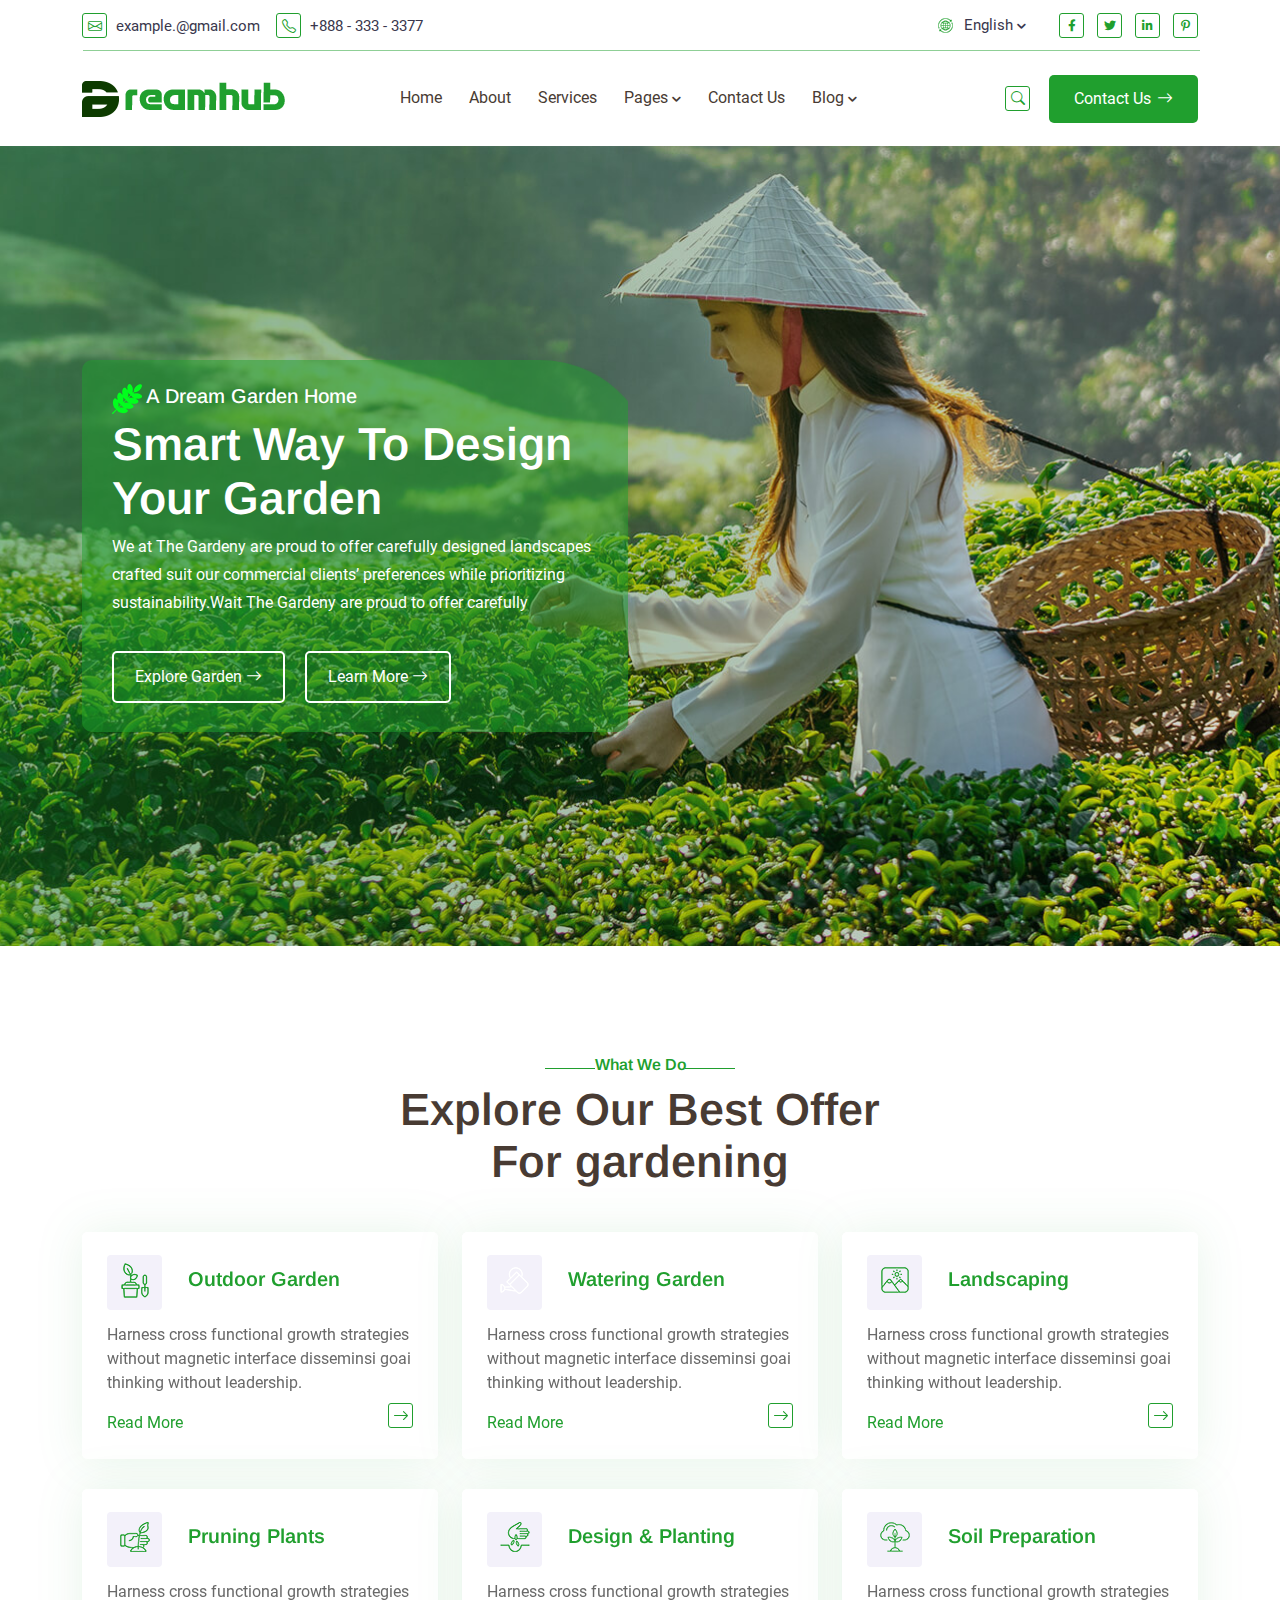
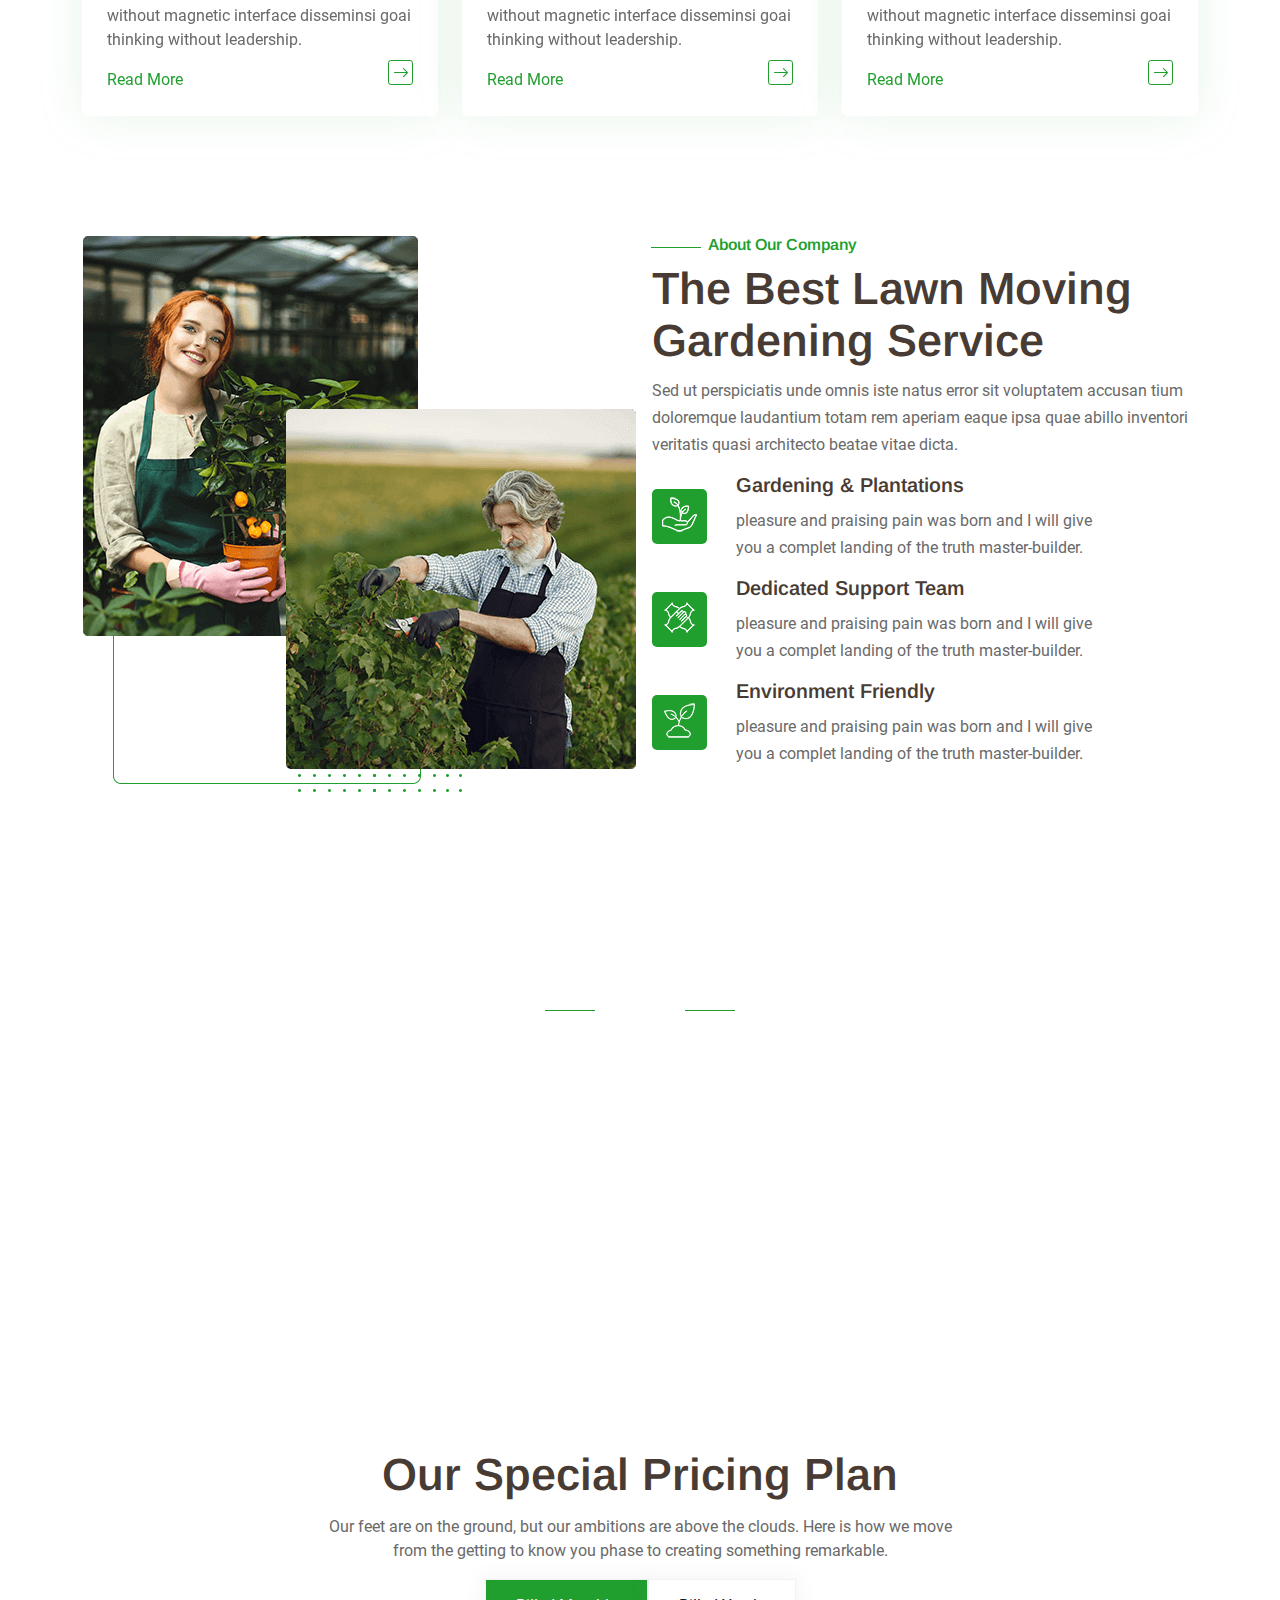
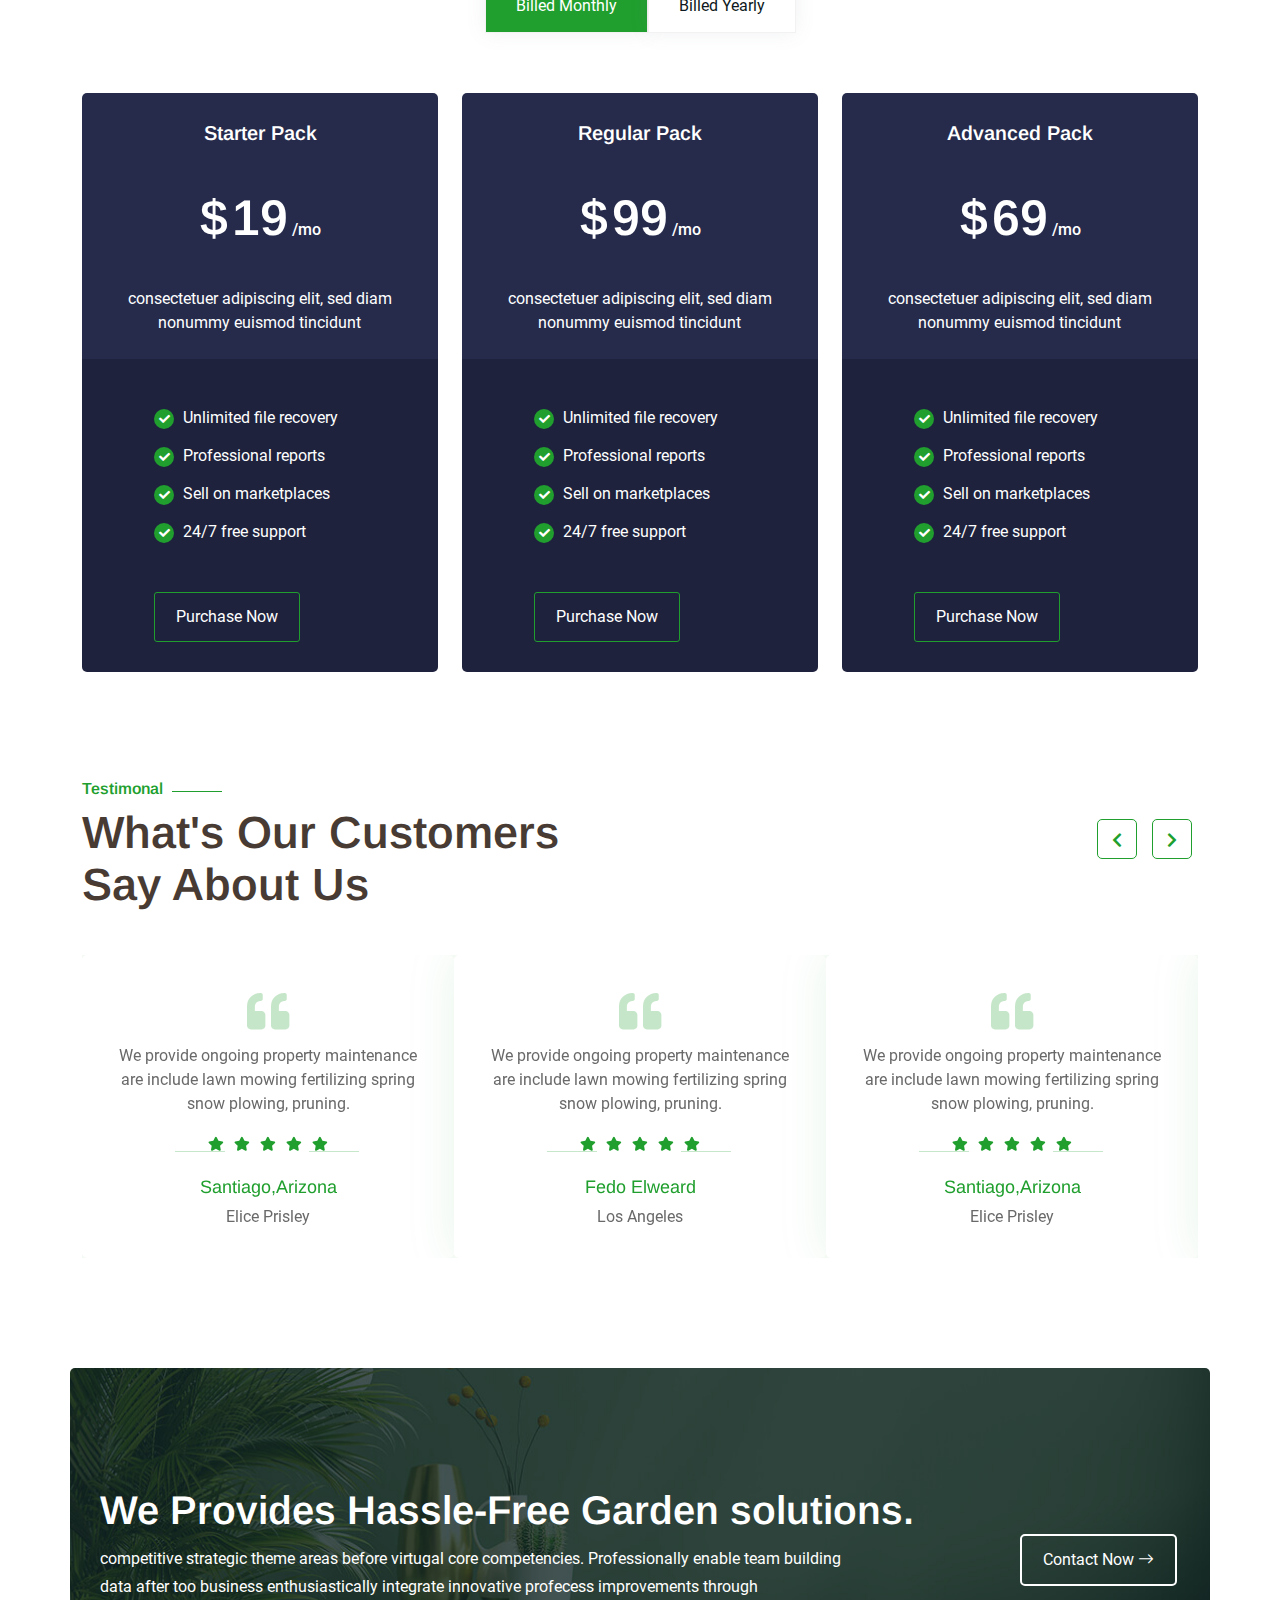
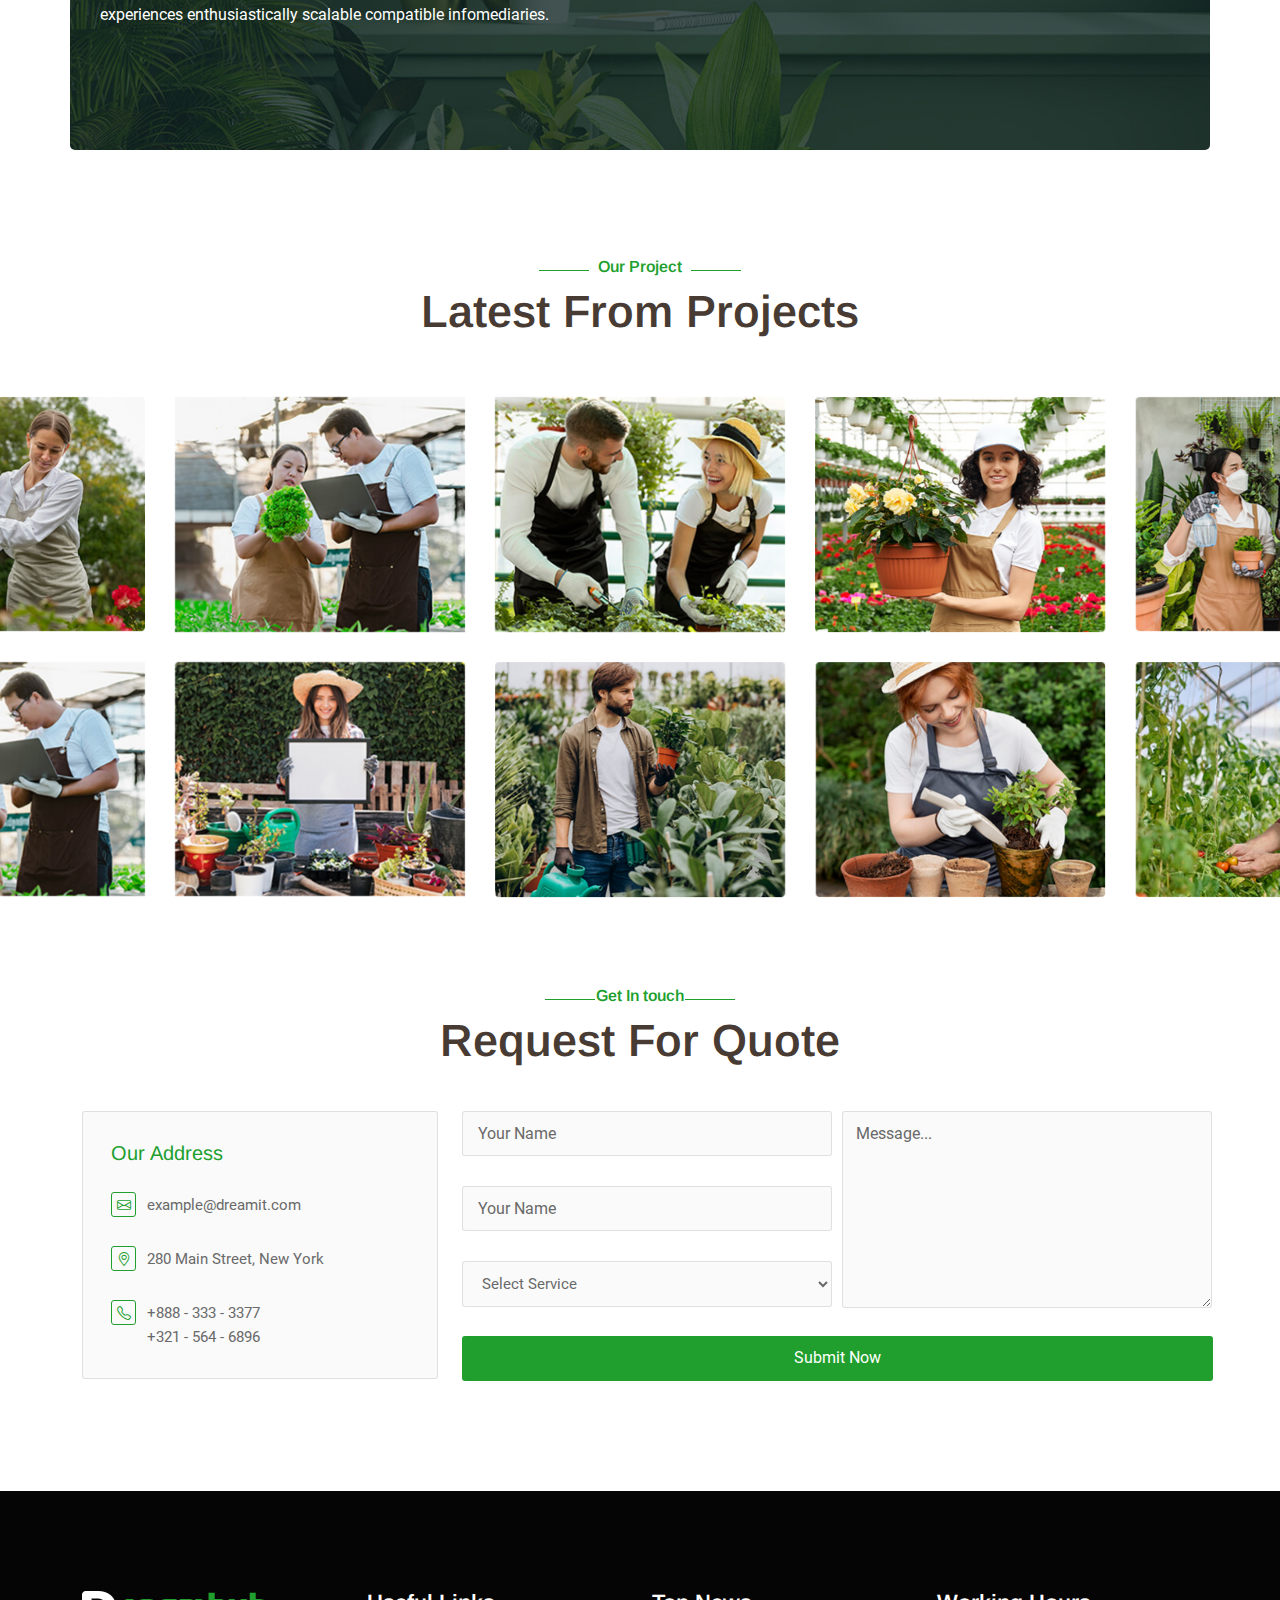
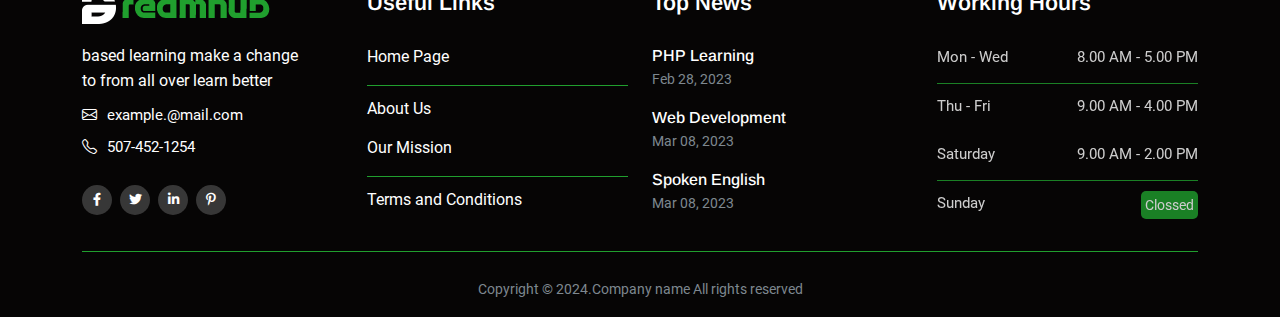
<file: index.html>
<!DOCTYPE HTML>
<html lang="en-US">
<head>
	<meta charset="UTF-8">
	<meta http-equiv="x-ua-compatible" content="ie=edge">
	<title>Dreamhub-Gardening HTML5 Template</title>
	<meta name="description" content="">
	<meta name="viewport" content="width=device-width, initial-scale=1">
	<!-- Favicon -->
	
	<!-- bootstrap CSS -->
	<link rel="stylesheet" href="static/css/bootstrap.min.css" type="text/css" media="all">
	<!-- carousel CSS -->
	<link rel="stylesheet" href="static/css/owl.carousel.min.css" type="text/css" media="all">		
	<!-- font-awesome CSS -->
	<link rel="stylesheet" href="static/css/all.min.css" type="text/css" media="all">	
	<!--mainmenu CSS  -->
	<link rel="stylesheet" href="static/css/meanmenu.min.css" type="text/css" media="all">	
	<!-- Themify Icon CSS -->
	<link rel="stylesheet" href="static/css/themify-icons.css" type="text/css" media="all">	
	<!-- custom-template CSS -->
	<link rel="stylesheet" href="static/css/custom-template.css" type="text/css" media="all">		
	<!-- Main Style CSS -->
	<link rel="stylesheet" href="static/css/style.css" type="text/css" media="all">
	<!-- transitions CSS -->
	<link rel="stylesheet" href="static/css/owl.transitions.css" type="text/css" media="all">
	<!-- venobox CSS -->
	<link rel="stylesheet" href="static/css/venobox.css" type="text/css" media="all">
	<!-- modernizr js -->	
	<script src="static/js/modernizr-3.5.0.min.js"></script>	
	<!-- bootstrap icons -->
	<link rel="stylesheet" href="static/css/bootstrap-icons.css">
	<!-- responsive CSS -->
	<link rel="stylesheet" href="static/css/responsive.css" type="text/css" media="all">
</head>
<body>
	<!-- loder -->
	 <div class="loader-wrapper">
		<div class="loader"></div>
		<div class="loder-section left-section"></div>
		<div class="loder-section right-section"></div>
	</div>
<!--==================================================-->
<!-- Start dreamhub Header top menu Area -->
<!--==================================================-->

<div class="header-top-menu">
	<div class="container">
		<div class="row top-menu">
			<div class="col-lg-6 col-md-6">
				<div class="header-top-menu-adress">
					<ul>
						<li><a href="#"><i class="bi bi-envelope"></i> example.@gmail.com</a></li>
						<li><a href="#"><i class="bi bi-telephone"></i> +888 - 333 - 3377</a></li>
					</ul>
				</div>
			</div>
			<div class="col-lg-6 col-md-6">
				<div class="header-top-menu-content">
					<div class="header-top-menu-content-icon-thumb">
						<img src="static/picture/top-menu-icon.png" alt="icon">
					</div>
					<div class="header-top-menu-content-title">
						<span>English <i class="fas fa-chevron-down"></i></span>
					</div>
					<div class="header-top-menu-social-icon">
						<ul>
							<li><a href="#"><i class="fab fa-facebook-f"></i></a></li>
							<li><a href="#"><i class="fab fa-twitter"></i></a></li>
							<li><a href="#"><i class="fab fa-linkedin-in"></i></a></li>
							<li><a href="#"><i class="fab fa-pinterest-p"></i></a></li>
						</ul>
					</div>
				</div>
			</div>
		</div>
	</div>
</div>
<!--==================================================-->
<!-- Start dreamhub Header menu Area -->
<!--==================================================-->
<div class="header-area" id="sticky-header">
	<div class="container">
		<div class="row align-items-center">
			<div class="col-lg-3 col-md-6">
				<div class="header-logo">
					<a href=""><img src="static/picture/logo.png" alt="logo"></a>
				</div>
			</div>
			<div class="col-lg-6 col-md-6">
				<div class="header-menu">
					<ul>
						<li><a href="">Home</a></li>
						<li><a href="about.html">About</a>	
						</li>
						<li><a href="service.html">Services</a></li>
						<li><a href="#">Pages <i class="fas fa-chevron-down"></i></a>
							<div class="sub-menu">
								<ul>
									<li><a href="about.html">About Us</a></li>
									<li><a href="team.html">Team</a></li>
									<li><a href="service.html">Service</a></li>
									<li><a href="protfolio.html">Protfolio</a></li>
							        <li><a href="protfolio-details.html">Protfolio Details</a></li>
									<li><a href="contact-us.html">Contact Us</a></li>
								</ul>
							</div>
						</li>
						<li><a href="contact-us.html">Contact Us</a></li>
						<li><a href="#">Blog <i class="fas fa-chevron-down"></i></a>
							<div class="sub-menu">
								<ul>
									<li><a href="blog.html">Blog Grid</a></li>
									<li><a href="blog-details.html">Blog Details</a></li>
								</ul>
							</div>
						</li>
					</ul>
				</div>
			</div>
			<div class="col-lg-3 col-md-6">
				<div class="header-search-button">
					<div class="search-box-btn">
						<a class="search-box-btn search-box-outer" href="#"><i class="bi bi-search"></i></a>
					</div>
					<div class="header-btn">
						<a href="contact-us.html">Contact Us <i class="bi bi-arrow-right"></i></a>
					</div>
				</div>
			</div>
		</div>
	</div>
</div>
<!-- Dreamhub Mobile Menu Area -->
<div class="mobile-menu-area sticky d-sm-block d-md-block d-lg-none ">
	<div class="mobile-menu">
		<nav class="dreamhub_menu">
			<ul class="nav_scroll">
				<li><a class="active" href="">Home</a></li>
				<li><a href="about.html">About</a></li>
				<li><a href="service.html">Services</a></li>
				<li><a href="#">Pages <i class="fas fa-chevron-down"></i></a>
					<div class="sub-menu">
						<ul>
							<li><a href="about.html">About Us</a></li>
							<li><a href="team.html">Team</a></li>
							<li><a href="service.html">Service</a></li>
							<li><a href="protfolio.html">Protfolio</a></li>
							<li><a href="protfolio-details.html">Protfolio Details</a></li>
							<li><a href="contact-us.html">Contact Us</a></li>
						</ul>
					</div>
				</li>
				<li><a href="contact.html">Contact Us </a></li>
				<li><a href="#">Blog </a>
					<div class="sub-menu">
						<ul>
							<li><a href="blog.html">Blog</a></li>
							<li><a href="blog-details.html">Blog Details</a></li>
						</ul>
					</div>
				</li>
			</ul>
		</nav>
	</div>
</div>

<!--==================================================-->
<!-- Start dreamhub Hero Area -->
<!--==================================================-->
<div class="hero-area d-flex align-items-center">
	<div class="container">
		<div class="row d-flex align-items-center">
			<div class="col-lg-6 col-md-6">
				<div class="hero-content">
					<div class="heor-content-shape">
						<img src="static/picture/hero-shape.png" alt="hero shape">
					</div>
					<div class="hero-content-sub-title">
						<h5>A Dream Garden Home</h5>
					</div>
					<div class="hero-content-main-title">
						<h1>Smart Way To Design
							Your Garden</h1>
					</div>
					<div class="hero-content-discription">
						<p>We at The Gardeny are proud to offer carefully designed landscapes crafted
							suit our commercial clients’ preferences while prioritizing sustainability.Wait
							The Gardeny are proud to offer carefully</p>
					</div>
					<div class="dreamhub-btn">
						<a href="#">Explore Garden <i class="bi bi-arrow-right"></i></a>
					</div>
					<div class="dreamhub-btn hero">
						<a href="#">Learn More <i class="bi bi-arrow-right"></i></a>
					</div>
				</div>
			</div>
			<div class="col-lg-6 col-md-6"></div>
		</div>
	</div>
</div>
<!--==================================================-->
<!-- Start dreamhub Service Area -->
<!--==================================================-->
<div class="service-area">
	<div class="container">
		<div class="row">
			<div class="col-lg-12 col-md-12">
				<div class="section-title text-center">
					<div class="section-sub-title">
						<h5>What We Do</h5>
					</div>
					<div class="section-main-title">
						<h3>Explore Our Best Offer</h3>
						<h3>For gardening</h3>
					</div>
				</div>
			</div>
		</div>
		<div class="row">
			<div class="col-lg-4 col-md-6">
				<div class="service-single-box">
					<div class="single-box-icon-thumb">
						<img src="static/picture/service-icon-1.png" alt="serive icon 1">
					</div>
					<div class="single-box-content">
						<h4>Outdoor Garden</h4>
						<p>Harness cross functional growth strategies
							without magnetic interface disseminsi goai
							thinking without leadership.</p>
						<div class="single-box-btn">
							<a href="#">Read More</a>
							<div class="single-box-icon">
								<i class="bi bi-arrow-right"></i>
							</div>
						</div>	
					</div>
				</div>
			</div>
			<div class="col-lg-4 col-md-6">
				<div class="service-single-box">
					<div class="single-box-icon-thumb">
						<img src="static/picture/service-icon-2.png" alt="serive icon 2">
					</div>
					<div class="single-box-content">
						<h4>Watering Garden</h4>
						<p>Harness cross functional growth strategies
							without magnetic interface disseminsi goai
							thinking without leadership.</p>
						<div class="single-box-btn">
							<a href="#">Read More</a>
							<div class="single-box-icon">
								<i class="bi bi-arrow-right"></i>
							</div>
						</div>	
					</div>
				</div>
			</div>
			<div class="col-lg-4 col-md-6">
				<div class="service-single-box">
					<div class="single-box-icon-thumb">
						<img src="static/picture/service-icon-3.png" alt="serive icon 3">
					</div>
					<div class="single-box-content">
						<h4>Landscaping</h4>
						<p>Harness cross functional growth strategies
							without magnetic interface disseminsi goai
							thinking without leadership.</p>
						<div class="single-box-btn">
							<a href="#">Read More</a>
							<div class="single-box-icon">
								<i class="bi bi-arrow-right"></i>
							</div>
						</div>	
					</div>
				</div>
			</div>
			<div class="col-lg-4 col-md-6">
				<div class="service-single-box">
					<div class="single-box-icon-thumb">
						<img src="static/picture/service-icon-4.png" alt="serive icon 4">
					</div>
					<div class="single-box-content">
						<h4>Pruning Plants</h4>
						<p>Harness cross functional growth strategies
							without magnetic interface disseminsi goai
							thinking without leadership.</p>
						<div class="single-box-btn">
							<a href="#">Read More</a>
							<div class="single-box-icon">
								<i class="bi bi-arrow-right"></i>
							</div>
						</div>	
					</div>
				</div>
			</div>
			<div class="col-lg-4 col-md-6">
				<div class="service-single-box">
					<div class="single-box-icon-thumb">
						<img src="static/picture/service-icon-5.png" alt="serive icon 5">
					</div>
					<div class="single-box-content">
						<h4>Design & Planting</h4>
						<p>Harness cross functional growth strategies
							without magnetic interface disseminsi goai
							thinking without leadership.</p>
						<div class="single-box-btn">
							<a href="#">Read More</a>
							<div class="single-box-icon">
								<i class="bi bi-arrow-right"></i>
							</div>
						</div>	
					</div>
				</div>
			</div>
			<div class="col-lg-4 col-md-6">
				<div class="service-single-box">
					<div class="single-box-icon-thumb">
						<img src="static/picture/service-icon-6.png" alt="serive icon 6">
					</div>
					<div class="single-box-content">
						<h4>Soil Preparation</h4>
						<p>Harness cross functional growth strategies
							without magnetic interface disseminsi goai
							thinking without leadership.</p>
						<div class="single-box-btn">
							<a href="#">Read More</a>
							<div class="single-box-icon">
								<i class="bi bi-arrow-right"></i>
							</div>
						</div>	
					</div>
				</div>
			</div>
		</div>
	</div>
</div>
<!--==================================================-->
<!-- Start dreamhub About Area -->
<!--==================================================-->
<div class="about-area">
	<div class="container">
		<div class="row">
			<div class="col-lg-6 col-md-6">
				<div class="about-thumb">
					<img src="static/picture/about-thumb.png" alt="about thumb">
					<div class="about-shape bounce-animate">
						<img src="static/picture/about-shape.png" alt="about shape">
					</div>
				</div>
			</div>
			<div class="col-lg-6 col-md-6">
				<div class="section-title">
					<div class="section-sub-title about">
						<h5>About Our Company</h5>
					</div>
					<div class="section-main-title about">
						<h3>The Best Lawn Moving</h3>
						<h3>Gardening Service</h3>
					</div>
					<div class="section-discription about">
						<p>Sed ut perspiciatis unde omnis iste natus error sit voluptatem accusan tium
							doloremque laudantium totam rem aperiam eaque ipsa quae abillo inventori
							veritatis quasi architecto beatae vitae dicta.</p>
					</div>
				</div>
				<div class="about-content">
					<div class="about-content-icon-thumb">
						<img src="static/picture/about-icon.png" alt="about icon">
					</div>
					<div class="about-content-title">
						<h4>Gardening & Plantations</h4>
					</div>
					<div class="about-content-discription">
						<p>pleasure and praising pain was born and I will give you a complet
							landing of the truth master-builder.</p>
					</div>
				</div>
				<div class="about-content">
					<div class="about-content-icon-thumb">
						<img src="static/picture/about-icon-2.png" alt="about icon 2">
					</div>
					<div class="about-content-title">
						<h4>Dedicated Support Team</h4>
					</div>
					<div class="about-content-discription">
						<p>pleasure and praising pain was born and I will give you a complet
							landing of the truth master-builder.</p>
					</div>
				</div>
				<div class="about-content">
					<div class="about-content-icon-thumb">
						<img src="static/picture/about-icon-3.png" alt="about icon 3">
					</div>
					<div class="about-content-title">
						<h4>Environment Friendly</h4>
					</div>
					<div class="about-content-discription">
						<p>pleasure and praising pain was born and I will give you a complet
							landing of the truth master-builder.</p>
					</div>
				</div>
			</div>
		</div>
	</div>
</div>
<!--==================================================-->
<!-- Start dreamhub Call Do Action Area -->
<!--==================================================-->
<div class="col-do-action-area" style="background-image: url(static/image/call-do-thumb.jpg);">
	<div class="container">
		<div class="row">
			<div class="col-lg-12">
				<div class="section-title text-center">
					<div class="section-sub-title call">
						<h5>Watch Video</h5>
					</div>
					<div class="section-main-title call">
						<h3>We Have 10+ Years Experience</h3>
						<h3>With Landscape Gardening</h3>
					</div>
					<div class="single-video">
						<div class="video-icon">
							<a class="video-vemo-icon venobox vbox-item" data-vbtype="youtube" data-autoplay="true" href="#"><i class="fa fa-play"></i></a>
						</div>
					</div>
				</div>
			</div>
		</div>
	</div>
</div>
<!--==================================================-->
<!-- Start dreamhub Pricing Area -->
<!--==================================================-->
<div class="pricing-area">
	<div class="container">
		<div class="row">
			<div class="col-lg-12 col-md-12">
				<div class="section-title text-center">
					<div class="section-main-title pricing">
						<h3>Our Special Pricing Plan</h3>
					</div>
					<div class="section-discription pricing">
						<p>Our feet are on the ground, but our ambitions are above the clouds. Here is how we move
							from the getting to know you phase to creating something remarkable.</p>
					</div>
				</div>
			</div>
		</div>
		<div class="row">
			 <!-- Start Pricing Area -->
			 <div class="tab pricing-list-tab">
				<ul class="tabs">
					<li><a href="#">Billed Monthly</a></li>
					<li><a href="#">Billed Yearly</a></li>
				</ul>
				<div class="tab_content">
					<!-- / tabs_item -->
					<div class="tabs_item">
						<div class="row">
							<div class="col-lg-4 col-md-6">
								<div class="pricing-single-box">
									<div class="pricing-single-box-content text-center">
										<div class="pricing-content-title">
											<h5>Starter Pack</h5>
										</div>
										<div class="pricing-rate">
											<h3>$</h3>
											<h3>19</h3>
											<span>/mo</span>
										</div>
										<div class="pricing-content-discription">
											<p>consectetuer adipiscing elit, sed diam
												nonummy euismod tincidunt</p>
										</div>
									</div>
									<div class="pricing-info">
										<ul>
											<li><i class="fas fa-check"></i> Unlimited file recovery</li>
											<li><i class="fas fa-check"></i> Professional reports</li>
											<li><i class="fas fa-check"></i> Sell on marketplaces</li>
											<li><i class="fas fa-check"></i> 24/7 free support</li>
										</ul>
										<div class="dreamhub-btn pricing">
											<a href="#">Purchase Now</a>
										</div>
									</div>
								</div>
							</div>
	
							<div class="col-lg-4 col-md-6">
								<div class="pricing-single-box">
									<div class="pricing-single-box-content text-center">
										<div class="pricing-content-title">
											<h5>Regular Pack</h5>
										</div>
										<div class="pricing-rate">
											<h3>$</h3>
											<h3>99</h3>
											<span>/mo</span>
										</div>
										<div class="pricing-content-discription">
											<p>consectetuer adipiscing elit, sed diam
												nonummy euismod tincidunt</p>
										</div>
									</div>
									<div class="pricing-info">
										<ul>
											<li><i class="fas fa-check"></i> Unlimited file recovery</li>
											<li><i class="fas fa-check"></i> Professional reports</li>
											<li><i class="fas fa-check"></i> Sell on marketplaces</li>
											<li><i class="fas fa-check"></i> 24/7 free support</li>
										</ul>
										<div class="dreamhub-btn pricing">
											<a href="#">Purchase Now</a>
										</div>
									</div>
								</div>
							</div>
	
							<div class="col-lg-4 col-md-6">
								<div class="pricing-single-box">
									<div class="pricing-single-box-content text-center">
										<div class="pricing-content-title">
											<h5>Advanced Pack</h5>
										</div>
										<div class="pricing-rate">
											<h3>$</h3>
											<h3>69</h3>
											<span>/mo</span>
										</div>
										<div class="pricing-content-discription">
											<p>consectetuer adipiscing elit, sed diam
												nonummy euismod tincidunt</p>
										</div>
									</div>
									<div class="pricing-info">
										<ul>
											<li><i class="fas fa-check"></i> Unlimited file recovery</li>
											<li><i class="fas fa-check"></i> Professional reports</li>
											<li><i class="fas fa-check"></i> Sell on marketplaces</li>
											<li><i class="fas fa-check"></i> 24/7 free support</li>
										</ul>
										<div class="dreamhub-btn pricing">
											<a href="#">Purchase Now</a>
										</div>
									</div>
								</div>
							</div>
						</div>
					</div>
					<!-- / tabs_item -->
					<div class="tabs_item">
						<div class="row">
							<div class="col-lg-4 col-md-6">
								<div class="pricing-single-box">
									<div class="pricing-single-box-content text-center">
										<div class="pricing-content-title">
											<h5>Starter Pack</h5>
										</div>
										<div class="pricing-rate">
											<h3>$</h3>
											<h3>100</h3>
											<span>/mo</span>
										</div>
										<div class="pricing-content-discription">
											<p>consectetuer adipiscing elit, sed diam
												nonummy euismod tincidunt</p>
										</div>
									</div>
									<div class="pricing-info">
										<ul>
											<li><i class="fas fa-check"></i> Unlimited file recovery</li>
											<li><i class="fas fa-check"></i> Professional reports</li>
											<li><i class="fas fa-check"></i> Sell on marketplaces</li>
											<li><i class="fas fa-check"></i> 24/7 free support</li>
										</ul>
										<div class="dreamhub-btn pricing">
											<a href="#">Purchase Now</a>
										</div>
									</div>
								</div>
							</div>
	
							<div class="col-lg-4 col-md-6">
								<div class="pricing-single-box">
									<div class="pricing-single-box-content text-center">
										<div class="pricing-content-title">
											<h5>Regular Pack</h5>
										</div>
										<div class="pricing-rate">
											<h3>$</h3>
											<h3>200</h3>
											<span>/mo</span>
										</div>
										<div class="pricing-content-discription">
											<p>consectetuer adipiscing elit, sed diam
												nonummy euismod tincidunt</p>
										</div>
									</div>
									<div class="pricing-info">
										<ul>
											<li><i class="fas fa-check"></i> Unlimited file recovery</li>
											<li><i class="fas fa-check"></i> Professional reports</li>
											<li><i class="fas fa-check"></i> Sell on marketplaces</li>
											<li><i class="fas fa-check"></i> 24/7 free support</li>
										</ul>
										<div class="dreamhub-btn pricing">
											<a href="#">Purchase Now</a>
										</div>
									</div>
								</div>
							</div>
	
							<div class="col-lg-4 col-md-6">
								<div class="pricing-single-box">
									<div class="pricing-single-box-content text-center">
										<div class="pricing-content-title">
											<h5>Advanced Pack</h5>
										</div>
										<div class="pricing-rate">
											<h3>$</h3>
											<h3>150</h3>
											<span>/mo</span>
										</div>
										<div class="pricing-content-discription">
											<p>consectetuer adipiscing elit, sed diam
												nonummy euismod tincidunt</p>
										</div>
									</div>
									<div class="pricing-info">
										<ul>
											<li><i class="fas fa-check"></i> Unlimited file recovery</li>
											<li><i class="fas fa-check"></i> Professional reports</li>
											<li><i class="fas fa-check"></i> Sell on marketplaces</li>
											<li><i class="fas fa-check"></i> 24/7 free support</li>
										</ul>
										<div class="dreamhub-btn pricing">
											<a href="#">Purchase Now</a>
										</div>
									</div>
								</div>
							</div>
						</div>
					</div>
				</div> 
			</div>
		</div>
	</div>
</div>

<!--==================================================-->
<!-- Start dreamhub Testimonia Area -->
<!--==================================================-->
<div class="testimonial-area">
	<div class="container">
		<div class="row">
			<div class="col-lg-12">
				<div class="section-title">
					<div class="section-sub-title Testimonal">
						<h5>Testimonal</h5>
					</div>
					<div class="section-main-title">
						<h3>What's Our Customers</h3>
						<h3>Say About Us</h3>
					</div>
				</div>
			</div>
		</div>
		<div class="row">
			<div class="testi-list owl-carousel">
				<div class="col-lg-12 col-md-12">
					<div class="testimonial-single-box">
						<div class="testimonial-content text-center">
							<div class="testimonial-content-icon">
								<i class="fas fa-quote-left"></i>
							</div>
							<div class="testimonial-content-discription">
								<p>We provide ongoing property maintenance
									are include lawn mowing fertilizing spring
									snow plowing, pruning.</p>
							</div>
							<div class="testimonial-content-rating">
								<i class="fas fa-star"></i>
								<i class="fas fa-star"></i>
								<i class="fas fa-star"></i>
								<i class="fas fa-star"></i>
								<i class="fas fa-star"></i>
							</div>
							<div class="testimonial-content-title">
								<h4>Santiago,Arizona</h4>
								<span>Elice Prisley</span>
							</div>
						</div>
					</div>
				</div>
				<div class="col-lg-12 col-md-12">
					<div class="testimonial-single-box">
						<div class="testimonial-content text-center">
							<div class="testimonial-content-icon">
								<i class="fas fa-quote-left"></i>
							</div>
							<div class="testimonial-content-discription">
								<p>We provide ongoing property maintenance
									are include lawn mowing fertilizing spring
									snow plowing, pruning.</p>
							</div>
							<div class="testimonial-content-rating">
								<i class="fas fa-star"></i>
								<i class="fas fa-star"></i>
								<i class="fas fa-star"></i>
								<i class="fas fa-star"></i>
								<i class="fas fa-star"></i>
							</div>
							<div class="testimonial-content-title">
								<h4>Fedo Elweard</h4>
								<span>Los Angeles</span>
							</div>
						</div>
					</div>
				</div>
				<div class="col-lg-12 col-md-12">
					<div class="testimonial-single-box">
						<div class="testimonial-content text-center">
							<div class="testimonial-content-icon">
								<i class="fas fa-quote-left"></i>
							</div>
							<div class="testimonial-content-discription">
								<p>We provide ongoing property maintenance
									are include lawn mowing fertilizing spring
									snow plowing, pruning.</p>
							</div>
							<div class="testimonial-content-rating">
								<i class="fas fa-star"></i>
								<i class="fas fa-star"></i>
								<i class="fas fa-star"></i>
								<i class="fas fa-star"></i>
								<i class="fas fa-star"></i>
							</div>
							<div class="testimonial-content-title">
								<h4>Santiago,Arizona</h4>
								<span>Elice Prisley</span>
							</div>
						</div>
					</div>
				</div>
				<div class="col-lg-12 col-md-12">
					<div class="testimonial-single-box">
						<div class="testimonial-content text-center">
							<div class="testimonial-content-icon">
								<i class="fas fa-quote-left"></i>
							</div>
							<div class="testimonial-content-discription">
								<p>We provide ongoing property maintenance
									are include lawn mowing fertilizing spring
									snow plowing, pruning.</p>
							</div>
							<div class="testimonial-content-rating">
								<i class="fas fa-star"></i>
								<i class="fas fa-star"></i>
								<i class="fas fa-star"></i>
								<i class="fas fa-star"></i>
								<i class="fas fa-star"></i>
							</div>
							<div class="testimonial-content-title">
								<h4>Santiago,Arizona</h4>
								<span>Elice Prisley</span>
							</div>
						</div>
					</div>
				</div>
			</div>
		</div>
	</div>
</div>
<!--==================================================-->
<!-- Start dreamhub Contact Us Area -->
<!--==================================================-->
<div class="contact-us-area">
	<div class="container">
		<div class="row contact align-items-center">
			<div class="col-lg-10 col-md-12">
				<div class="section-title">
					<div class="section-main-title contact">
						<h3>We Provides Hassle-Free Garden solutions.</h3>
					</div>
					<div class="section-discription contact">
						<p>competitive strategic theme areas before virtugal core competencies. Professionally enable team building
							data after too business enthusiastically integrate innovative profecess improvements through experiences
							enthusiastically scalable compatible infomediaries.</p>
					</div>
				</div>
			</div>
			<div class="col-lg-2">
				<div class="dreamhub-btn contact">
					<a href="contact-us.html">Contact Now <i class="bi bi-arrow-right"></i></a>
				</div>
			</div>
		</div>
	</div>
</div>
<!--==================================================-->
<!-- Start dreamhub Project Area -->
<!--==================================================-->
<div class="project-area">
	<div class="container-fluid p-0">
		<div class="row">
			<div class="col-lg-12 col-md-12">
				<div class="section-title text-center">
					<div class="section-sub-title">
						<h5>Our Project</h5>
					</div>
					<div class="section-main-title">
						<h3>Latest From Projects</h3>
					</div>
				</div>
			</div>
		</div>
		<div class="row">
			<div class="project-list owl-carousel">
				<div class="col-lg-12">
					<div class="project-single-box">
						<div class="project-thumb">
							<img src="static/picture/porject-1.jpg" alt="pejects 1">
							<div class="project-content text-center">
								<div class="project-content-icon">
									<i class="bi bi-arrow-right"></i>
								</div>
								<div class="project-content-text">
									<a href="protfolio-details.html"><h6>Green Grass</h6></a>
									<p>Garden Care, Gardening & Lawn</p>
								</div>
							</div>
						</div>
					</div>
				</div>
				<div class="col-lg-12">
					<div class="project-single-box">
						<div class="project-thumb">
							<img src="static/picture/porject-2.jpg" alt="pejects 2">
							<div class="project-content text-center">
								<div class="project-content-icon">
									<i class="bi bi-arrow-right"></i>
								</div>
								<div class="project-content-text">
									<a href="protfolio-details.html"><h6>Green Grass</h6></a>
									<p>Garden Care, Gardening & Lawn</p>
								</div>
							</div>
						</div>
					</div>
				</div>
				<div class="col-lg-12">
					<div class="project-single-box">
						<div class="project-thumb">
							<img src="static/picture/porject-3.jpg" alt="pejects 3">
							<div class="project-content text-center">
								<div class="project-content-icon">
									<i class="bi bi-arrow-right"></i>
								</div>
								<div class="project-content-text">
									<a href="protfolio-details.html"><h6>Green Grass</h6></a>
									<p>Garden Care, Gardening & Lawn</p>
								</div>
							</div>
						</div>
					</div>
				</div>
				<div class="col-lg-12">
					<div class="project-single-box">
						<div class="project-thumb">
							<img src="static/picture/porject-4.jpg" alt="pejects 4">
							<div class="project-content text-center">
								<div class="project-content-icon">
									<i class="bi bi-arrow-right"></i>
								</div>
								<div class="project-content-text">
									<a href="protfolio-details.html"><h6>Green Grass</h6></a>
									<p>Garden Care, Gardening & Lawn</p>
								</div>
							</div>
						</div>
					</div>
				</div>
				<div class="col-lg-12">
					<div class="project-single-box">
						<div class="project-thumb">
							<img src="static/picture/porject-5.jpg" alt="pejects 5">
							<div class="project-content text-center">
								<div class="project-content-icon">
									<i class="bi bi-arrow-right"></i>
								</div>
								<div class="project-content-text">
									<a href="protfolio-details.html"><h6>Green Grass</h6></a>
									<p>Garden Care, Gardening & Lawn</p>
								</div>
							</div>
						</div>
					</div>
				</div>
			</div>
		  </div>
			<div class="row">
				<div class="project-list owl-carousel">
					<div class="col-lg-12">
						<div class="project-single-box">
							<div class="project-thumb">
								<img src="static/picture/porject-6.jpg" alt="pejects 6">
								<div class="project-content text-center">
									<div class="project-content-icon">
										<i class="bi bi-arrow-right"></i>
									</div>
									<div class="project-content-text">
										<a href="protfolio-details.html"><h6>Green Grass</h6></a>
										<p>Garden Care, Gardening & Lawn</p>
									</div>
								</div>
							</div>
						</div>
					</div>
					<div class="col-lg-12">
						<div class="project-single-box">
							<div class="project-thumb">
								<img src="static/picture/porject-7.jpg" alt="pejects 7">
								<div class="project-content text-center">
									<div class="project-content-icon">
										<i class="bi bi-arrow-right"></i>
									</div>
									<div class="project-content-text">
										<a href="protfolio-details.html"><h6>Green Grass</h6></a>
										<p>Garden Care, Gardening & Lawn</p>
									</div>
								</div>
							</div>
						</div>
					</div>
					<div class="col-lg-12">
						<div class="project-single-box">
							<div class="project-thumb">
								<img src="static/picture/porject-8.jpg" alt="pejects 8">
								<div class="project-content text-center">
									<div class="project-content-icon">
										<i class="bi bi-arrow-right"></i>
									</div>
									<div class="project-content-text">
										<a href="protfolio-details.html"><h6>Green Grass</h6></a>
										<p>Garden Care, Gardening & Lawn</p>
									</div>
								</div>
							</div>
						</div>
					</div>
					<div class="col-lg-12">
						<div class="project-single-box">
							<div class="project-thumb">
								<img src="static/picture/project-9.jpg" alt="pejects 8">
								<div class="project-content text-center">
									<div class="project-content-icon">
										<i class="bi bi-arrow-right"></i>
									</div>
									<div class="project-content-text">
										<a href="protfolio-details.html"><h6>Green Grass</h6></a>
										<p>Garden Care, Gardening & Lawn</p>
									</div>
								</div>
							</div>
						</div>
					</div>
					<div class="col-lg-12">
						<div class="project-single-box">
							<div class="project-thumb">
								<img src="static/picture/project-10.jpg" alt="pejects 8">
								<div class="project-content text-center">
									<div class="project-content-icon">
										<i class="bi bi-arrow-right"></i>
									</div>
									<div class="project-content-text">
										<a href="protfolio-details.html"><h6>Green Grass</h6></a>
										<p>Garden Care, Gardening & Lawn</p>
									</div>
								</div>
							</div>
						</div>
					</div>
				</div>
			</div>
		</div>
	</div>

<!--==================================================-->
<!-- Start dreamhub Contact Area -->
<!--==================================================-->
<div class="contact-area">
	<div class="container">
		<div class="row">
			<div class="col-lg-12 col-md-12">
				<div class="section-title text-center">
					<div class="section-sub-title">
						<h5>Get In touch</h5>
					</div>
					<div class="section-main-title">
						<h3>Request For Quote</h3>
					</div>
				</div>
			</div>
		</div>
		<div class="row">
			<div class="col-lg-4 col-md-6">
				<div class="single-contact-box">
					<div class="contact-title">
						<h4>Our Address</h4>
					</div>
					<div class="contact-info">
						<ul>
							<li><a href="#"><i class="bi bi-envelope"></i> example@dreamit.com</a></li>
							<li><a href="#"><i class="bi bi-geo-alt"></i> 280 Main Street, New York</a></li>
							<li><a href="#"><i class="bi bi-telephone"></i> +888 - 333 - 3377 <span>+321 - 564 - 6896</span></a></li>
						</ul>
					</div>
				</div>
			</div>
			<div class="col-lg-8 col-md-8">
				<form action="#" method="POST" id="dreamit-form">
					<div class="row">
						<div class="col-lg-6 col-md-6">
							<div class="row">
								<div class="col-lg-6">
									<div class="row">
										<div class="col-lg-12">
											<div class="form_box">
												<input type="text" name="Name*" placeholder="Your Name">
											</div>
										</div>
										<div class="col-lg-12">
											<div class="form_box">
												<input type="text" name="Email*" placeholder="Your Name">
											</div>
										</div>
										<div class="col-lg-12">
											<div class="form-box">
												<select name="Choose Subjec" id="SelectService">
													<option value="Choose Subject">Select Service</option>
													<option value="Choose Subject">Web Design</option>
													<option value="Choose Subject">UI/UX Design</option>
													<option value="Choose Subject">Web devlopment</option>
												</select>
											</div>
										</div>
									</div>
								</div>
							</div>	
						</div>
						<div class="col-lg-6 col-md-6">
							<div class="form_box">
								<textarea name="massege" id="massege" cols="30" rows="10" placeholder="Message..."></textarea>
							</div>
						</div>
						<div class="form-button">
							<button type="submit">Submit Now</button>
						</div>
					</div>
				</form>
				<div id="status"></div>
			</div>
		</div>
	</div>
</div>
	
<!--==================================================-->
<!-- Start dreamhub Foter Area -->
<!--==================================================-->
<div class="foter-area">
	<div class="container">
		<div class="row">
			<div class="col-lg-3 col-md-6">
				<div class="foter-box">
					<div class="foter-logo">
						<a href=""><img src="static/picture/foter-logo.png" alt="foter logo"></a>
					</div>
					<div class="foter-content">
						<p>based learning make a  change to
							from all over  learn better</p>
					</div>
					<div class="foter-info">
						<ul>
							<li><a href="#"><i class="bi bi-envelope"></i> example.@mail.com</a></li>
							<li><span><i class="bi bi-telephone"></i> 507-452-1254</span></li>
						</ul>
					</div>
					<div class="foter-social-icon">
						<ul>
							<li><a href="#"><i class="fab fa-facebook-f"></i></a></li>
							<li><a href="#"><i class="fab fa-twitter"></i></a></li>
							<li><a href="#"><i class="fab fa-linkedin-in"></i></a></li>
							<li><a href="#"><i class="fab fa-pinterest-p"></i></a></li>
						</ul>
					</div>
				</div>
			</div>
			<div class="col-lg-3 col-md-6">
				<div class="foter-box">
					<div class="wiget-title">
						<h5>Useful Links</h5>
					</div>
					<div class="wiget-menu">
						<ul>
							<li class="menu"><a href="">Home Page</a></li>
							<li><a href="about.html">About Us</a></li>
							<li class="menu"><a href="#">Our Mission</a></li>
							<li><a href="#">Terms and Conditions</a></li>
						</ul>
					</div>
				</div>
			</div>
			<div class="col-lg-3 col-md-6">
				<div class="foter-box">
					<div class="wiget-title">
						<h5>Top News</h5>
					</div>
					<div class="wiget-content">
						<div class="wiget-information">
							<h5>PHP Learning</h5>
							<p>Feb 28, 2023</p>
						</div>
						<div class="wiget-information">
							<h5>Web Development</h5>
							<p>Mar 08, 2023</p>
						</div>
						<div class="wiget-information">
							<h5>Spoken English</h5>
							<p>Mar 08, 2023</p>
						</div>
					</div>
				</div>
			</div>
			<div class="col-lg-3 col-md-6 pr-0">
				<div class="foter-box">
					<div class="wiget-title">
						<h5>Working Hours </h5>
					</div>
					<div class="company-work-hour">
						<ul>
							<li>Mon - Wed <span class="table-text">8.00 AM - 5.00 PM</span></li>
							<li class="table-brb">Thu - Fri <span>9.00 AM - 4.00 PM</span></li>
							<li>Saturday <span>9.00 AM - 2.00 PM</span></li>
							<li class="table-brb">Sunday <span class="style">Clossed</span></li>
						</ul>
					</div>
				</div>
			</div>
		</div>
		<div class="row">
			<div class="col-lg-12">
				<div class="foter-copy-text">
					<p>Copyright &copy; 2024.Company name All rights reserved</p>
				</div>
			</div>
		</div>
	</div>
</div>
<!--==================================================-->
<!----- Start Search Popup Area ----->
<!--==================================================-->

<!-- scroll strat -->
<div class="scroll-area">
	<div class="top-wrap">
		<div class="go-top-btn-wraper">
			<div class="go-top go-top-button">
				<i class="fas fa-angle-up" aria-hidden="true"></i>
				<i class="fas fa-angle-up" aria-hidden="true"></i>
			</div>
		</div>
	</div>
</div>
<!-- scroll end -->
<!--==================================================-->
<!-- Start Search Popup Area -->
<!--==================================================-->
<div class="search-popup">
	<button class="close-search style-two"><span class="flaticon-multiply"><i class="far fa-times-circle"></i></span></button>
	<button class="close-search"><i class="fas fa-arrow-up"></i></button>
	<form method="post" action="#">
		<div class="form-group">
			<input type="search" name="search-field" value="" placeholder="Search Here" required="">
			<button type="submit"><i class="fa fa-search"></i></button>
		</div>
	</form>
</div>
<!--==================================================-->
<!-- Start Search Popup Area -->
<!--==================================================-->

	<!-- jquery js -->	
	<script src="static/js/jquery-3.2.1.min.js"></script>
	<!-- bootstrap js -->	
	<script src="static/js/bootstrap.min.js"></script>
	<!-- carousel js -->
	<script src="static/js/owl.carousel.min.js"></script>
	<!-- counterup js -->
	<script src="static/js/jquery.counterup.min.js"></script>
	<!-- waypoints js -->
	<script src="static/js/waypoints.min.js"></script>
	<!-- wow js -->
	<script src="static/js/wow.js"></script>
	<!-- imagesloaded js -->
	<script src="static/js/imagesloaded.pkgd.min.js"></script>
	<!-- venobox js -->
	<script src="static/js/venobox.js"></script>
	<!-- ajax mail js -->
	<script src="static/js/ajax-mail.js"></script>
	<!--  animated-text js -->	
	<script src="static/js/animated-text.js"></script>
	<!-- venobox min js -->
	<script src="static/js/venobox.min.js"></script>
	<!-- isotope js -->
	<script src="static/js/isotope.pkgd.min.js"></script>
	<!-- jquery meanmenu js -->	
	<script src="static/js/jquery.meanmenu.js"></script>

	<!-- theme js -->	
	<script src="static/js/custom-template.js"></script>
	<script src="static/js/jquery.barfiller.js"></script>
	<!-- jquery js -->
	
	
</body>
</html>
</file>
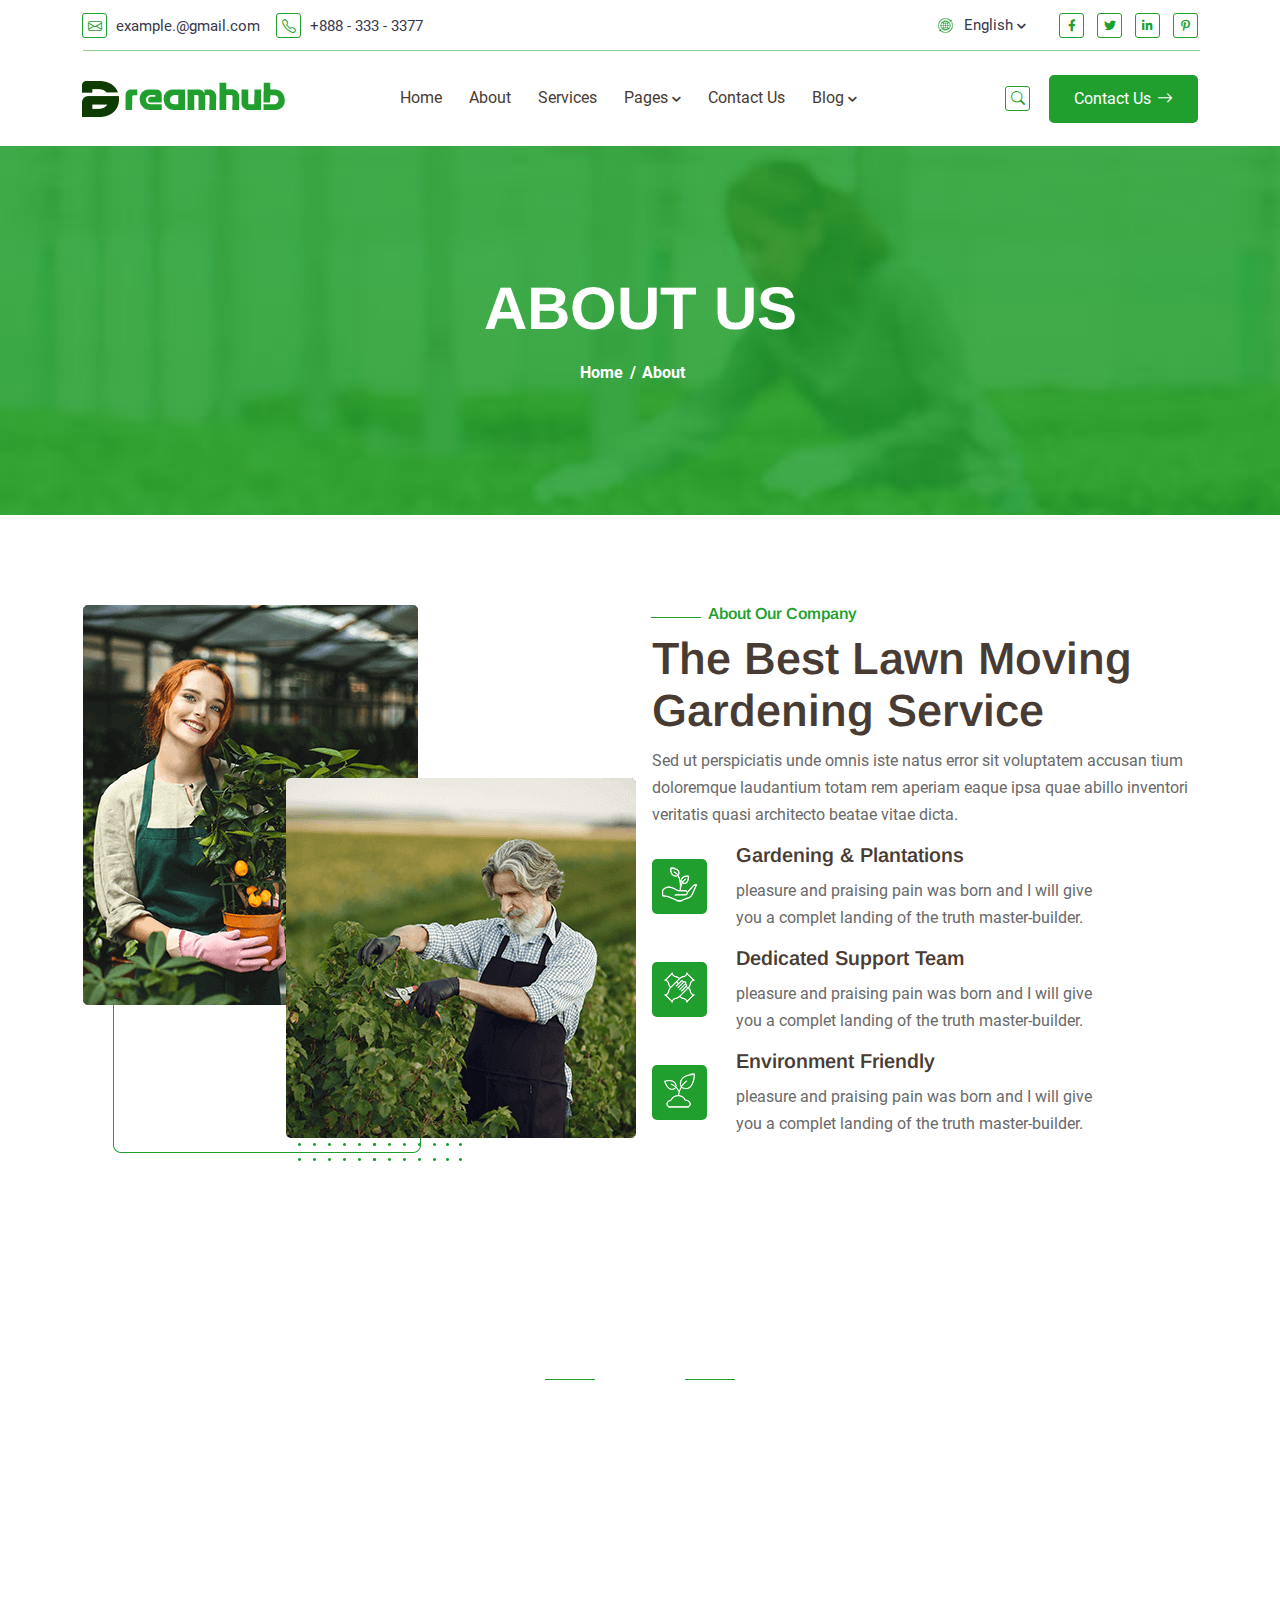
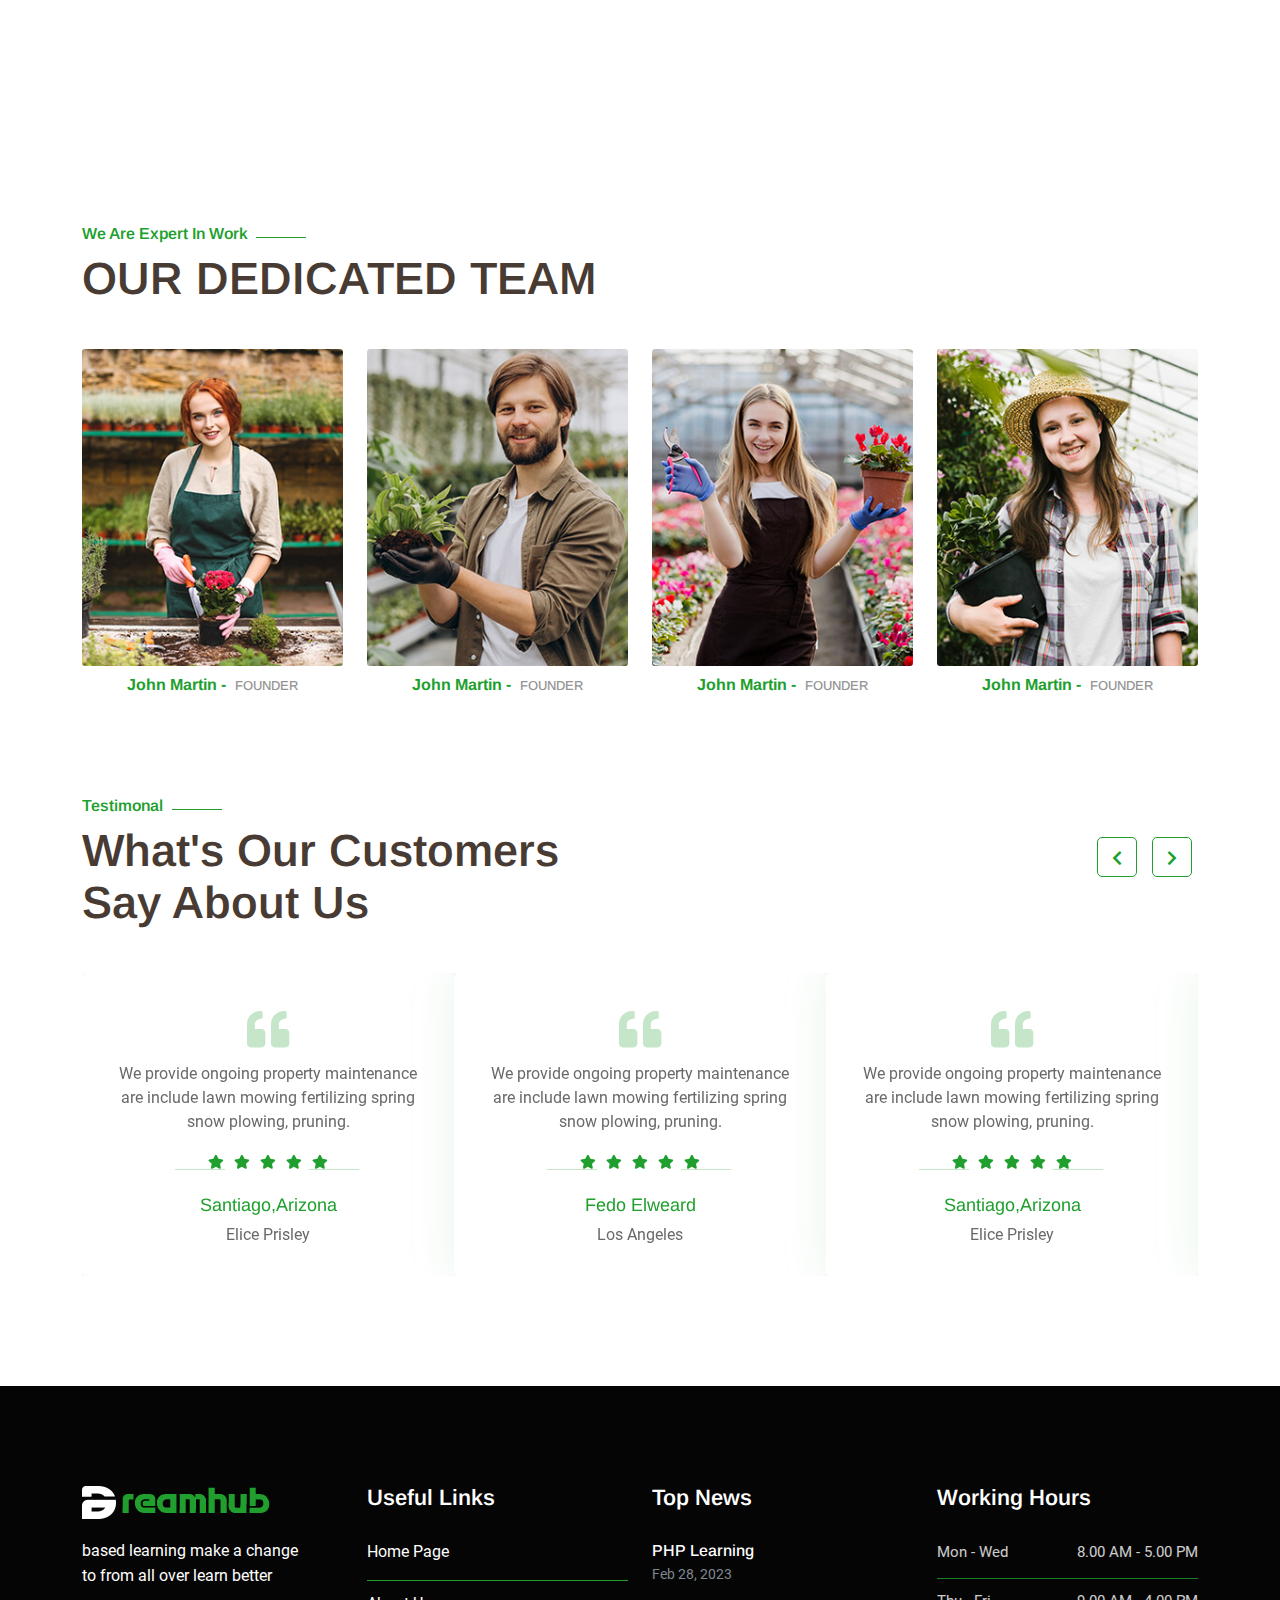
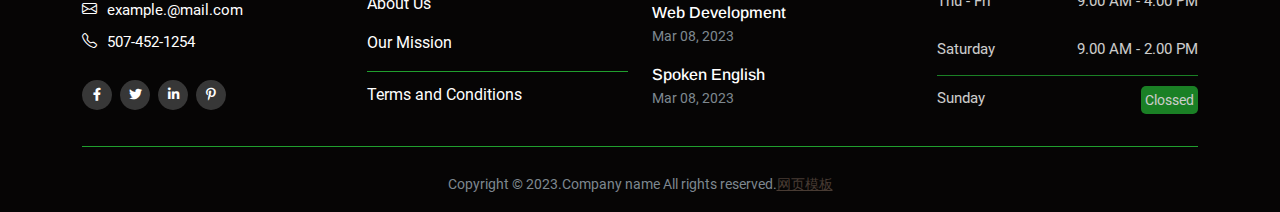
<file: about.html>
<!DOCTYPE HTML>
<html lang="en-US">
<head>
	<meta charset="UTF-8">
	<meta http-equiv="x-ua-compatible" content="ie=edge">
	<title>Dreamhub-Gardening HTML5 Template</title>
	<meta name="description" content="">
	<meta name="viewport" content="width=device-width, initial-scale=1">
	<!-- Favicon -->
	
	<!-- bootstrap CSS -->
	<link rel="stylesheet" href="static/css/bootstrap.min.css" type="text/css" media="all">
	<!-- carousel CSS -->
	<link rel="stylesheet" href="static/css/owl.carousel.min.css" type="text/css" media="all">		
	<!-- font-awesome CSS -->
	<link rel="stylesheet" href="static/css/all.min.css" type="text/css" media="all">	
	<!--mainmenu CSS  -->
	<link rel="stylesheet" href="static/css/meanmenu.min.css" type="text/css" media="all">	
	<!-- Themify Icon CSS -->
	<link rel="stylesheet" href="static/css/themify-icons.css" type="text/css" media="all">	
	<!-- custom-template CSS -->
	<link rel="stylesheet" href="static/css/custom-template.css" type="text/css" media="all">		
	<!-- Main Style CSS -->
	<link rel="stylesheet" href="static/css/style.css" type="text/css" media="all">
	<!-- transitions CSS -->
	<link rel="stylesheet" href="static/css/owl.transitions.css" type="text/css" media="all">
	<!-- venobox CSS -->
	<link rel="stylesheet" href="static/css/venobox.css" type="text/css" media="all">
	<!-- modernizr js -->	
	<script src="static/js/modernizr-3.5.0.min.js"></script>	
	<!-- bootstrap icons -->
	<link rel="stylesheet" href="static/css/bootstrap-icons.css">
	<!-- responsive CSS -->
	<link rel="stylesheet" href="static/css/responsive.css" type="text/css" media="all">
</head>
<body>
	<!-- loder -->
	 <div class="loader-wrapper">
		<div class="loader"></div>
		<div class="loder-section left-section"></div>
		<div class="loder-section right-section"></div>
	</div> 
<!--==================================================-->
<!-- Start dreamhub Header top menu Area -->
<!--==================================================-->
<div class="header-top-menu">
	<div class="container">
		<div class="row top-menu">
			<div class="col-lg-6 col-md-6">
				<div class="header-top-menu-adress">
					<ul>
						<li><a href="#"><i class="bi bi-envelope"></i> example.@gmail.com</a></li>
						<li><a href="#"><i class="bi bi-telephone"></i> +888 - 333 - 3377</a></li>
					</ul>
				</div>
			</div>
			<div class="col-lg-6 col-md-6">
				<div class="header-top-menu-content">
					<div class="header-top-menu-content-icon-thumb">
						<img src="static/picture/top-menu-icon.png" alt="icon">
					</div>
					<div class="header-top-menu-content-title">
						<span>English <i class="fas fa-chevron-down"></i></span>
					</div>
					<div class="header-top-menu-social-icon">
						<ul>
							<li><a href="#"><i class="fab fa-facebook-f"></i></a></li>
							<li><a href="#"><i class="fab fa-twitter"></i></a></li>
							<li><a href="#"><i class="fab fa-linkedin-in"></i></a></li>
							<li><a href="#"><i class="fab fa-pinterest-p"></i></a></li>
						</ul>
					</div>
				</div>
			</div>
		</div>
	</div>
</div>
<!--==================================================-->
<!-- Start dreamhub Header menu Area -->
<!--==================================================-->
<div class="header-area" id="sticky-header">
	<div class="container">
		<div class="row align-items-center">
			<div class="col-lg-3 col-md-6">
				<div class="header-logo">
					<a href="index.html"><img src="static/picture/logo.png" alt="logo"></a>
				</div>
			</div>
			<div class="col-lg-6 col-md-6">
				<div class="header-menu">
					<ul>
						<li><a href="index.html">Home</a></li>
						<li><a href="">About</a>	
						</li>
						<li><a href="service.html">Services</a></li>
						<li><a href="#">Pages <i class="fas fa-chevron-down"></i></a>
							<div class="sub-menu">
								<ul>
									<li><a href="">About Us</a></li>
									<li><a href="team.html">Team</a></li>
									<li><a href="service.html">Service</a></li>
									<li><a href="protfolio.html">Protfolio</a></li>
							        <li><a href="protfolio-details.html">Protfolio Details</a></li>
									<li><a href="contact-us.html">Contact Us</a></li>
								</ul>
							</div>
						</li>
						<li><a href="contact-us.html">Contact Us</a></li>
						<li><a href="#">Blog <i class="fas fa-chevron-down"></i></a>
							<div class="sub-menu">
								<ul>
									<li><a href="blog.html">Blog Grid</a></li>
									<li><a href="blog-details.html">Blog Details</a></li>
								</ul>
							</div>
						</li>
					</ul>
				</div>
			</div>
			<div class="col-lg-3 col-md-6">
				<div class="header-search-button">
					<div class="search-box-btn">
						<a class="search-box-btn search-box-outer" href="#"><i class="bi bi-search"></i></a>
					</div>
					<div class="header-btn">
						<a href="contact-us.html">Contact Us <i class="bi bi-arrow-right"></i></a>
					</div>
				</div>
			</div>
		</div>
	</div>
</div>
<!-- Dreamhub Mobile Menu Area -->
<div class="mobile-menu-area sticky d-sm-block d-md-block d-lg-none ">
	<div class="mobile-menu">
		<nav class="dreamhub_menu">
			<ul class="nav_scroll">
				<li><a class="active" href="index.html">Home</a></li>
				<li><a href="">About</a></li>
				<li><a href="service.html">Services</a></li>
				<li><a href="#">Pages <i class="fas fa-chevron-down"></i></a>
					<div class="sub-menu">
						<ul>
							<li><a href="">About Us</a></li>
							<li><a href="team.html">Team</a></li>
							<li><a href="service.html">Service</a></li>
							<li><a href="protfolio.html">Protfolio</a></li>
							<li><a href="protfolio-details.html">Protfolio Details</a></li>
							<li><a href="contact-us.html">Contact Us</a></li>
						</ul>
					</div>
				</li>
				<li><a href="contact.html">Contact Us </a></li>
				<li><a href="#">Blog </a>
					<div class="sub-menu">
						<ul>
							<li><a href="blog.html">Blog</a></li>
							<li><a href="blog-details.html">Blog Details</a></li>
						</ul>
					</div>
				</li>
			</ul>
		</nav>
	</div>
</div>

<!--==================================================-->
<!-- Start dreamhub Breatcome Area -->
<!--==================================================-->
<div class="breatcome-area">
	<div class="container">
		<div class="row">
			<div class="col-lg-12 col-md-12">
				<div class="breatcome-content text-center">
					<div class="breatcome-title">
						<h1>ABOUT US</h1>
					</div>
					<div class="bratcome-text">
						<ul>
							<li><a href="index.html">Home</a></li>
							<li>About</li>
						</ul>
					</div>
				</div>
			</div>
		</div>
	</div>
</div>
<!--==================================================-->
<!-- Start dreamhub About Area -->
<!--==================================================-->
<div class="about-area inner">
	<div class="container">
		<div class="row">
			<div class="col-lg-6 col-md-6">
				<div class="about-thumb">
					<img src="static/picture/about-thumb.png" alt="about thumb">
					<div class="about-shape">
						<img src="static/picture/about-shape.png" alt="about shape">
					</div>
				</div>
			</div>
			<div class="col-lg-6 col-md-6">
				<div class="section-title">
					<div class="section-sub-title about">
						<h5>About Our Company</h5>
					</div>
					<div class="section-main-title about">
						<h3>The Best Lawn Moving</h3>
						<h3>Gardening Service</h3>
					</div>
					<div class="section-discription about">
						<p>Sed ut perspiciatis unde omnis iste natus error sit voluptatem accusan tium
							doloremque laudantium totam rem aperiam eaque ipsa quae abillo inventori
							veritatis quasi architecto beatae vitae dicta.</p>
					</div>
				</div>
				<div class="about-content">
					<div class="about-content-icon-thumb">
						<img src="static/picture/about-icon.png" alt="about icon">
					</div>
					<div class="about-content-title">
						<h4>Gardening & Plantations</h4>
					</div>
					<div class="about-content-discription">
						<p>pleasure and praising pain was born and I will give you a complet
							landing of the truth master-builder.</p>
					</div>
				</div>
				<div class="about-content">
					<div class="about-content-icon-thumb">
						<img src="static/picture/about-icon-2.png" alt="about icon 2">
					</div>
					<div class="about-content-title">
						<h4>Dedicated Support Team</h4>
					</div>
					<div class="about-content-discription">
						<p>pleasure and praising pain was born and I will give you a complet
							landing of the truth master-builder.</p>
					</div>
				</div>
				<div class="about-content">
					<div class="about-content-icon-thumb">
						<img src="static/picture/about-icon-3.png" alt="about icon 3">
					</div>
					<div class="about-content-title">
						<h4>Environment Friendly</h4>
					</div>
					<div class="about-content-discription">
						<p>pleasure and praising pain was born and I will give you a complet
							landing of the truth master-builder.</p>
					</div>
				</div>
			</div>
		</div>
	</div>
</div>
<!--==================================================-->
<!-- Start dreamhub Call Do Action Area -->
<!--==================================================-->
<div class="col-do-action-area inner" style="background-image: url(static/image/call-do-thumb.jpg);">
	<div class="container">
		<div class="row">
			<div class="col-lg-12">
				<div class="section-title text-center">
					<div class="section-sub-title call">
						<h5>Watch Video</h5>
					</div>
					<div class="section-main-title call">
						<h3>We Have 10+ Years Experience</h3>
						<h3>With Landscape Gardening</h3>
					</div>
					<div class="single-video">
						<div class="video-icon">
							<a class="video-vemo-icon venobox vbox-item" data-vbtype="youtube" data-autoplay="true" href="#"><i class="fa fa-play"></i></a>
						</div>
					</div>
				</div>
			</div>
		</div>
	</div>
</div>
<!--==================================================-->
<!-- Start dreamhub Team Area -->
<!--==================================================-->
<div class="team-area inner">
	<div class="container">
		<div class="row">
			<div class="col-lg-12">
				<div class="section-title">
					<div class="section-sub-title team">
					<h5>We Are Expert In Work</h5>
				</div>
			  <div class="section-main-title">
				<h3>OUR DEDICATED TEAM</h3>
			</div>
	   </div>
	</div>
</div>
<div class="row">
<div class="col-lg-3 col-md-6">
	<div class="team-single-box">
		<div class="team-thumb">
			<img src="static/picture/team-1.jpg" alt="team 1">
			<div class="team-social-icon">
				<ul>
					<li><a href="#"><i class="fab fa-facebook-f"></i></a></li>
					<li><a href="#"><i class="fab fa-twitter"></i></a></li>
					<li><a href="#"><i class="fab fa-linkedin-in"></i></a></li>
					<li><a href="#"><i class="fab fa-pinterest-p"></i></a></li>
				</ul>
			</div>
		</div>
		<div class="team-content">
			<h4>John Martin - <span>FOUNDER</span></h4>
		</div>
	</div>
</div>
<div class="col-lg-3 col-md-6">
	<div class="team-single-box">
		<div class="team-thumb">
			<img src="static/picture/team-2.jpg" alt="team 2">
			<div class="team-social-icon">
				<ul>
					<li><a href="#"><i class="fab fa-facebook-f"></i></a></li>
					<li><a href="#"><i class="fab fa-twitter"></i></a></li>
					<li><a href="#"><i class="fab fa-linkedin-in"></i></a></li>
					<li><a href="#"><i class="fab fa-pinterest-p"></i></a></li>
				</ul>
			</div>
		</div>
		<div class="team-content">
			<h4>John Martin - <span>FOUNDER</span></h4>
		</div>
	</div>
</div>
<div class="col-lg-3 col-md-6">
	<div class="team-single-box">
		<div class="team-thumb">
			<img src="static/picture/team-3.jpg" alt="team 3">
			<div class="team-social-icon">
				<ul>
					<li><a href="#"><i class="fab fa-facebook-f"></i></a></li>
					<li><a href="#"><i class="fab fa-twitter"></i></a></li>
					<li><a href="#"><i class="fab fa-linkedin-in"></i></a></li>
					<li><a href="#"><i class="fab fa-pinterest-p"></i></a></li>
				</ul>
			</div>
		</div>
		<div class="team-content">
			<h4>John Martin - <span>FOUNDER</span></h4>
		</div>
	</div>
</div>
<div class="col-lg-3 col-md-6">
	<div class="team-single-box">
				<div class="team-thumb">
					<img src="static/picture/team-4.jpg" alt="team 4">
					<div class="team-social-icon">
						<ul>
							<li><a href="#"><i class="fab fa-facebook-f"></i></a></li>
							<li><a href="#"><i class="fab fa-twitter"></i></a></li>
							<li><a href="#"><i class="fab fa-linkedin-in"></i></a></li>
							<li><a href="#"><i class="fab fa-pinterest-p"></i></a></li>
						</ul>
					</div>
				</div>
				 <div class="team-content">
					<h4>John Martin - <span>FOUNDER</span></h4>
				</div>
			</div>
		</div>
	</div>
   </div>
</div>
<!--==================================================-->
<!-- Start dreamhub Testimonia Area -->
<!--==================================================-->
<div class="testimonial-area inner">
	<div class="container">
		<div class="row">
			<div class="col-lg-12">
				<div class="section-title">
					<div class="section-sub-title Testimonal">
						<h5>Testimonal</h5>
					</div>
					<div class="section-main-title">
						<h3>What's Our Customers</h3>
						<h3>Say About Us</h3>
					</div>
				</div>
			</div>
		</div>
		<div class="row">
			<div class="testi-list owl-carousel">
				<div class="col-lg-12 col-md-12">
					<div class="testimonial-single-box">
						<div class="testimonial-content text-center">
							<div class="testimonial-content-icon">
								<i class="fas fa-quote-left"></i>
							</div>
							<div class="testimonial-content-discription">
								<p>We provide ongoing property maintenance
									are include lawn mowing fertilizing spring
									snow plowing, pruning.</p>
							</div>
							<div class="testimonial-content-rating">
								<i class="fas fa-star"></i>
								<i class="fas fa-star"></i>
								<i class="fas fa-star"></i>
								<i class="fas fa-star"></i>
								<i class="fas fa-star"></i>
							</div>
							<div class="testimonial-content-title">
								<h4>Santiago,Arizona</h4>
								<span>Elice Prisley</span>
							</div>
						</div>
					</div>
				</div>
				<div class="col-lg-12 col-md-12">
					<div class="testimonial-single-box">
						<div class="testimonial-content text-center">
							<div class="testimonial-content-icon">
								<i class="fas fa-quote-left"></i>
							</div>
							<div class="testimonial-content-discription">
								<p>We provide ongoing property maintenance
									are include lawn mowing fertilizing spring
									snow plowing, pruning.</p>
							</div>
							<div class="testimonial-content-rating">
								<i class="fas fa-star"></i>
								<i class="fas fa-star"></i>
								<i class="fas fa-star"></i>
								<i class="fas fa-star"></i>
								<i class="fas fa-star"></i>
							</div>
							<div class="testimonial-content-title">
								<h4>Fedo Elweard</h4>
								<span>Los Angeles</span>
							</div>
						</div>
					</div>
				</div>
				<div class="col-lg-12 col-md-12">
					<div class="testimonial-single-box">
						<div class="testimonial-content text-center">
							<div class="testimonial-content-icon">
								<i class="fas fa-quote-left"></i>
							</div>
							<div class="testimonial-content-discription">
								<p>We provide ongoing property maintenance
									are include lawn mowing fertilizing spring
									snow plowing, pruning.</p>
							</div>
							<div class="testimonial-content-rating">
								<i class="fas fa-star"></i>
								<i class="fas fa-star"></i>
								<i class="fas fa-star"></i>
								<i class="fas fa-star"></i>
								<i class="fas fa-star"></i>
							</div>
							<div class="testimonial-content-title">
								<h4>Santiago,Arizona</h4>
								<span>Elice Prisley</span>
							</div>
						</div>
					</div>
				</div>
				<div class="col-lg-12 col-md-12">
					<div class="testimonial-single-box">
						<div class="testimonial-content text-center">
							<div class="testimonial-content-icon">
								<i class="fas fa-quote-left"></i>
							</div>
							<div class="testimonial-content-discription">
								<p>We provide ongoing property maintenance
									are include lawn mowing fertilizing spring
									snow plowing, pruning.</p>
							</div>
							<div class="testimonial-content-rating">
								<i class="fas fa-star"></i>
								<i class="fas fa-star"></i>
								<i class="fas fa-star"></i>
								<i class="fas fa-star"></i>
								<i class="fas fa-star"></i>
							</div>
							<div class="testimonial-content-title">
								<h4>Santiago,Arizona</h4>
								<span>Elice Prisley</span>
							</div>
						</div>
					</div>
				</div>
			</div>
		</div>
	</div>
</div>
<!--==================================================-->
<!-- Start dreamhub Foter Area -->
<!--==================================================-->
<div class="foter-area">
	<div class="container">
		<div class="row">
			<div class="col-lg-3 col-md-6">
				<div class="foter-box">
					<div class="foter-logo">
						<a href="index.html"><img src="static/picture/foter-logo.png" alt="foter logo"></a>
					</div>
					<div class="foter-content">
						<p>based learning make a  change to
							from all over  learn better</p>
					</div>
					<div class="foter-info">
						<ul>
							<li><a href="#"><i class="bi bi-envelope"></i> example.@mail.com</a></li>
							<li><span><i class="bi bi-telephone"></i> 507-452-1254</span></li>
						</ul>
					</div>
					<div class="foter-social-icon">
						<ul>
							<li><a href="#"><i class="fab fa-facebook-f"></i></a></li>
							<li><a href="#"><i class="fab fa-twitter"></i></a></li>
							<li><a href="#"><i class="fab fa-linkedin-in"></i></a></li>
							<li><a href="#"><i class="fab fa-pinterest-p"></i></a></li>
						</ul>
					</div>
				</div>
			</div>
			<div class="col-lg-3 col-md-6">
				<div class="foter-box">
					<div class="wiget-title">
						<h5>Useful Links</h5>
					</div>
					<div class="wiget-menu">
						<ul>
							<li class="menu"><a href="index.html">Home Page</a></li>
							<li><a href="">About Us</a></li>
							<li class="menu"><a href="#">Our Mission</a></li>
							<li><a href="#">Terms and Conditions</a></li>
						</ul>
					</div>
				</div>
			</div>
			<div class="col-lg-3 col-md-6">
				<div class="foter-box">
					<div class="wiget-title">
						<h5>Top News</h5>
					</div>
					<div class="wiget-content">
						<div class="wiget-information">
							<h5>PHP Learning</h5>
							<p>Feb 28, 2023</p>
						</div>
						<div class="wiget-information">
							<h5>Web Development</h5>
							<p>Mar 08, 2023</p>
						</div>
						<div class="wiget-information">
							<h5>Spoken English</h5>
							<p>Mar 08, 2023</p>
						</div>
					</div>
				</div>
			</div>
			<div class="col-lg-3 col-md-6 pr-0">
				<div class="foter-box">
					<div class="wiget-title">
						<h5>Working Hours </h5>
					</div>
					<div class="company-work-hour">
						<ul>
							<li>Mon - Wed <span class="table-text">8.00 AM - 5.00 PM</span></li>
							<li class="table-brb">Thu - Fri <span>9.00 AM - 4.00 PM</span></li>
							<li>Saturday <span>9.00 AM - 2.00 PM</span></li>
							<li class="table-brb">Sunday <span class="style">Clossed</span></li>
						</ul>
					</div>
				</div>
			</div>
		</div>
		<div class="row">
			<div class="col-lg-12">
				<div class="foter-copy-text">
					<p>Copyright &copy; 2023.Company name All rights reserved.<a target="_blank" href="https://sc.chinaz.com/moban/">&#x7F51;&#x9875;&#x6A21;&#x677F;</a></p>
				</div>
			</div>
		</div>
	</div>
</div>
<!--==================================================-->
<!----- Start Search Popup Area ----->
<!--==================================================-->

<!-- scroll strat -->
<div class="scroll-area">
	<div class="top-wrap">
		<div class="go-top-btn-wraper">
			<div class="go-top go-top-button">
				<i class="fas fa-angle-up" aria-hidden="true"></i>
				<i class="fas fa-angle-up" aria-hidden="true"></i>
			</div>
		</div>
	</div>
</div>
<!-- scroll End -->
	
	<!-- jquery js -->	
	<script src="static/js/jquery-3.2.1.min.js"></script>
	<!-- bootstrap js -->	
	<script src="static/js/bootstrap.min.js"></script>
	<!-- carousel js -->
	<script src="static/js/owl.carousel.min.js"></script>
	<!-- counterup js -->
	<script src="static/js/jquery.counterup.min.js"></script>
	<!-- waypoints js -->
	<script src="static/js/waypoints.min.js"></script>
	<!-- wow js -->
	<script src="static/js/wow.js"></script>
	<!-- imagesloaded js -->
	<script src="static/js/imagesloaded.pkgd.min.js"></script>
	<!-- venobox js -->
	<script src="static/js/venobox.js"></script>
	<!--  animated-text js -->	
	<script src="static/js/animated-text.js"></script>
	<!-- venobox min js -->
	<script src="static/js/venobox.min.js"></script>
	<!-- isotope js -->
	<script src="static/js/isotope.pkgd.min.js"></script>
	<!-- jquery meanmenu js -->	
	<script src="static/js/jquery.meanmenu.js"></script>

	<!-- theme js -->	
	<script src="static/js/custom-template.js"></script>
	<script src="static/js/jquery.barfiller.js"></script>
	<!-- jquery js -->
	
</body>
</html>
</file>
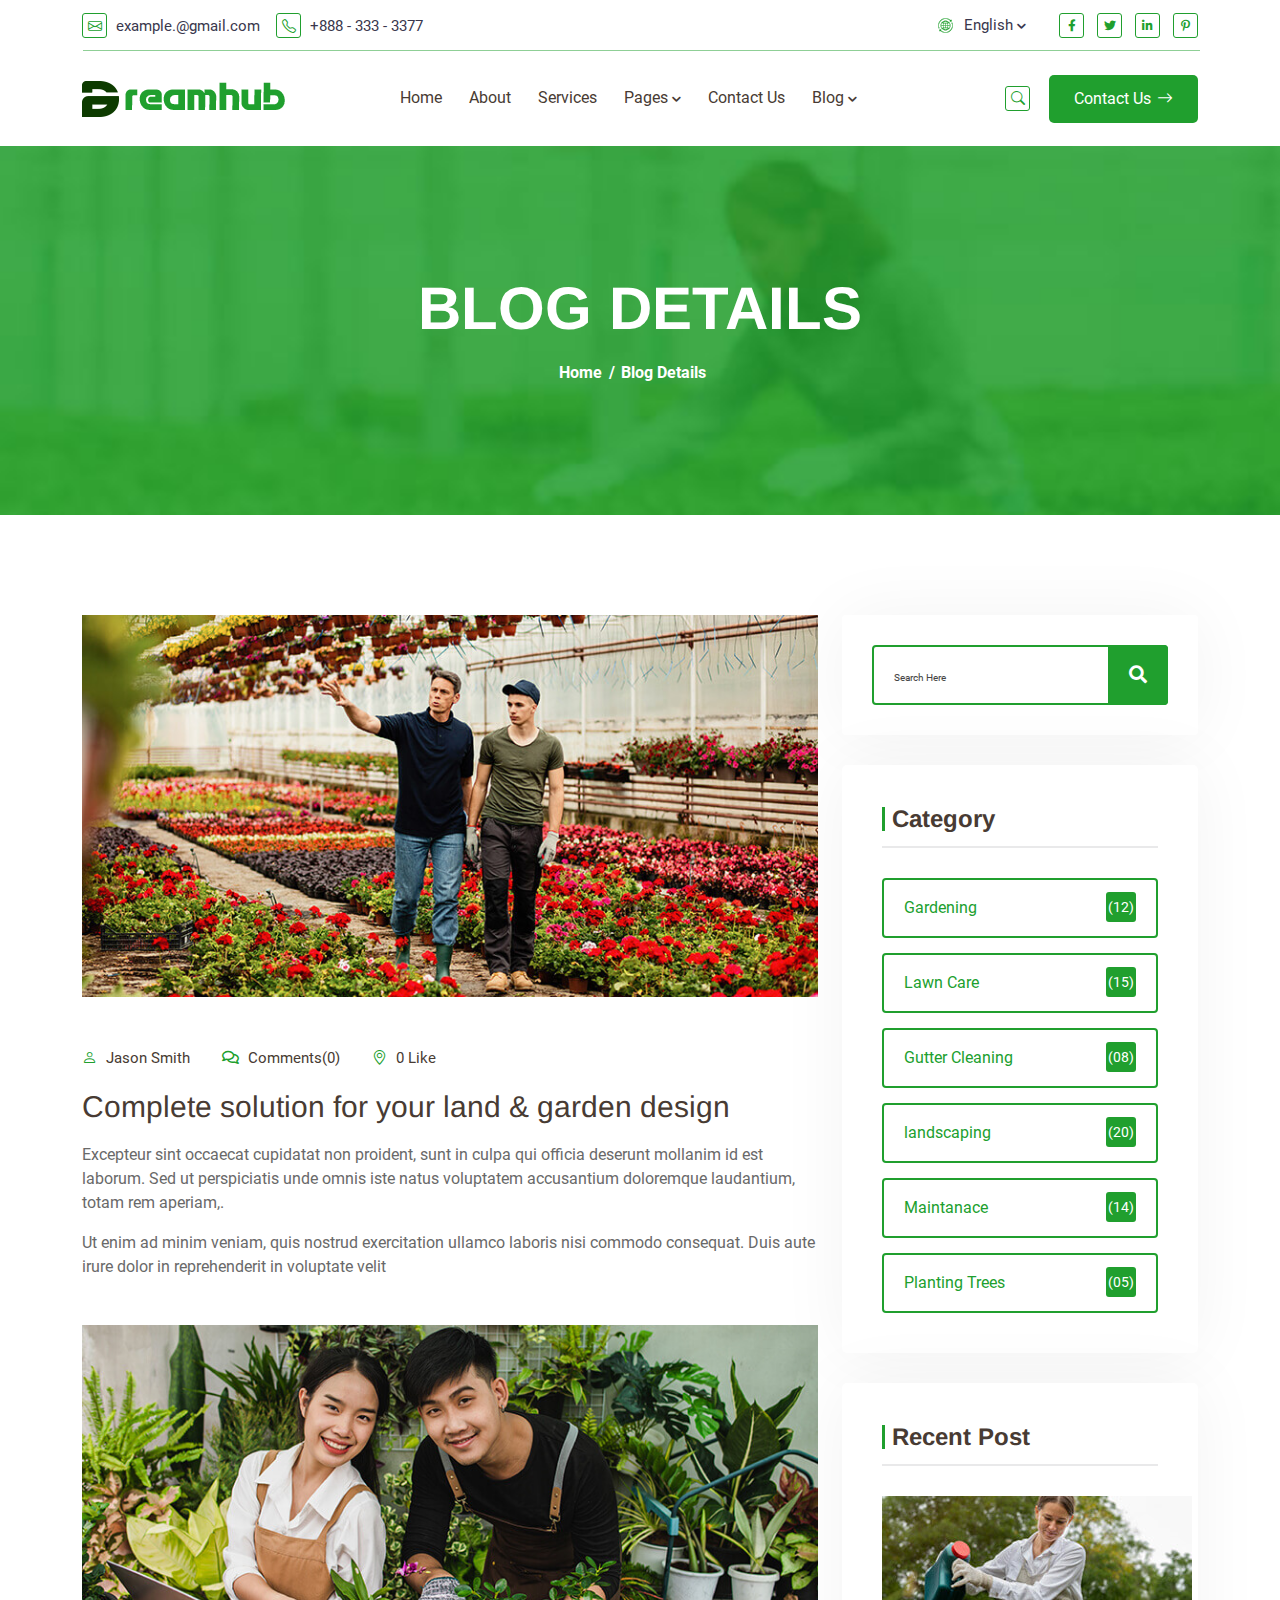
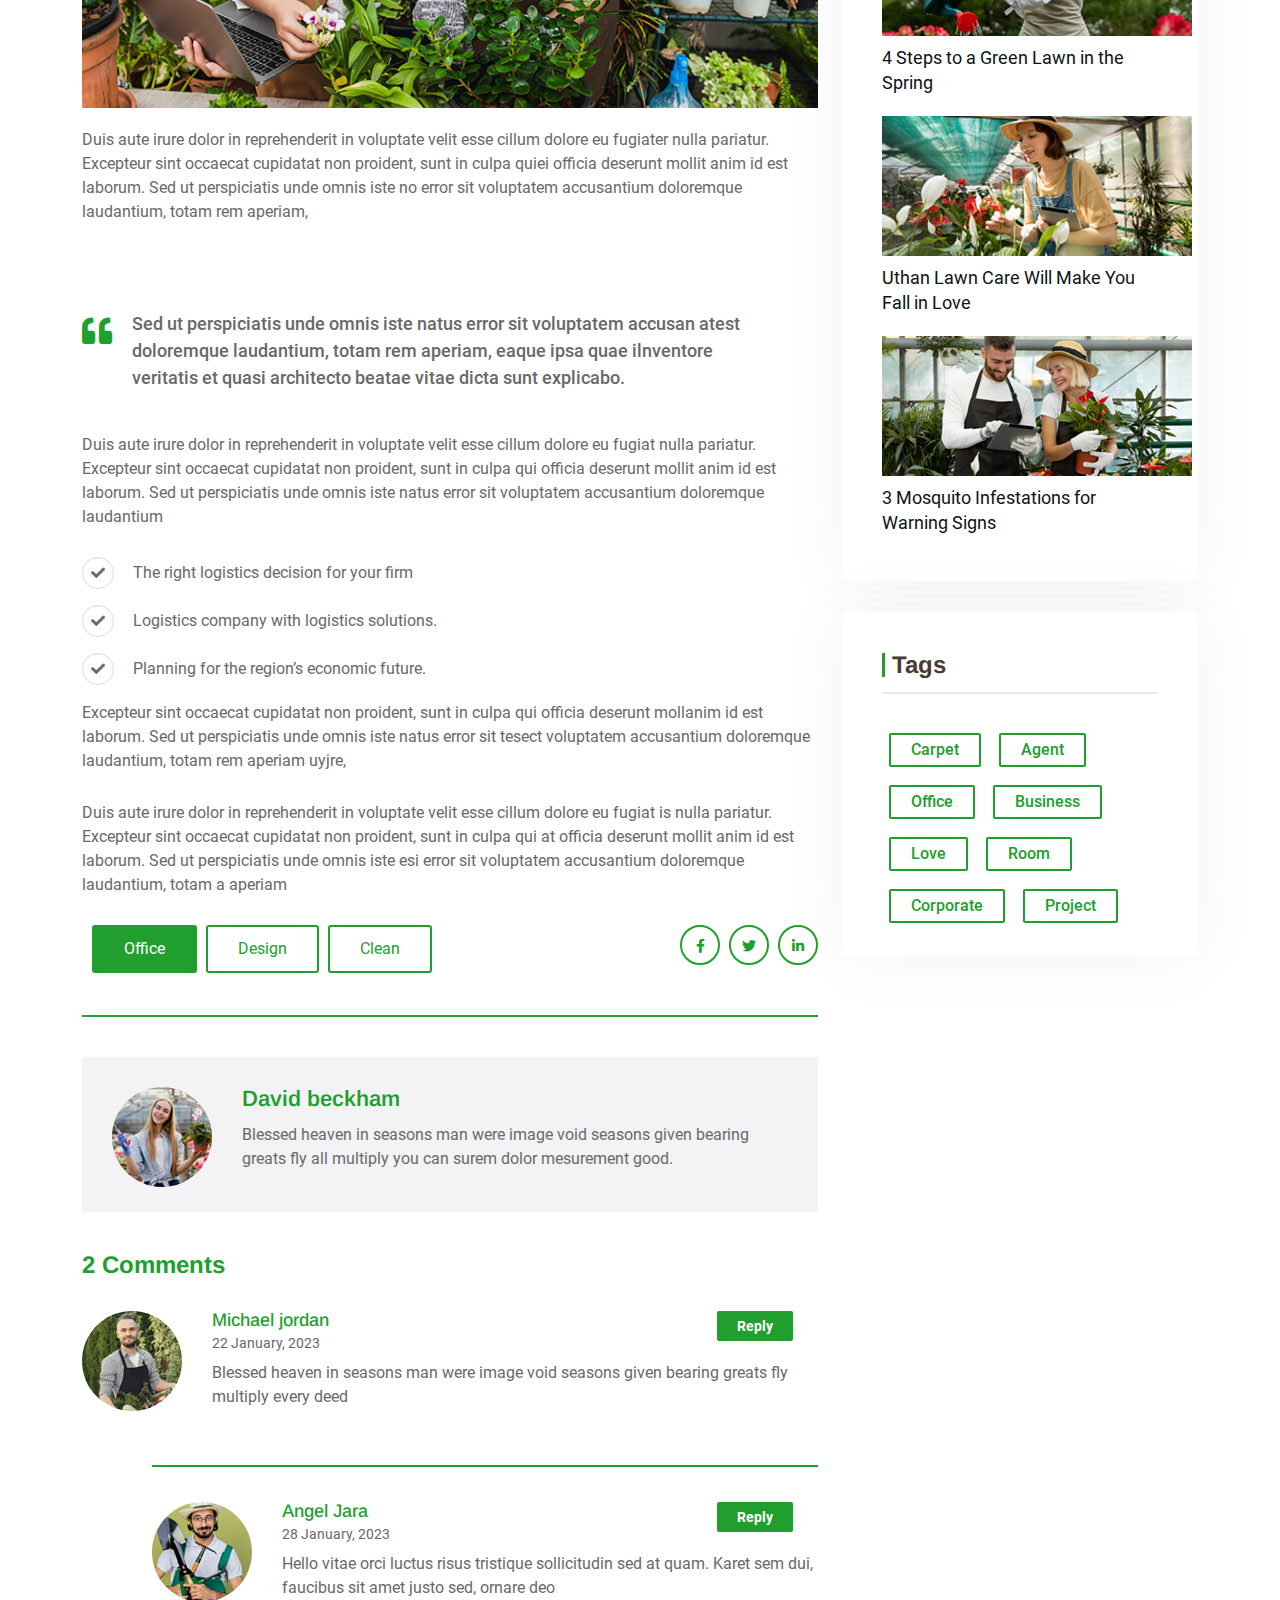
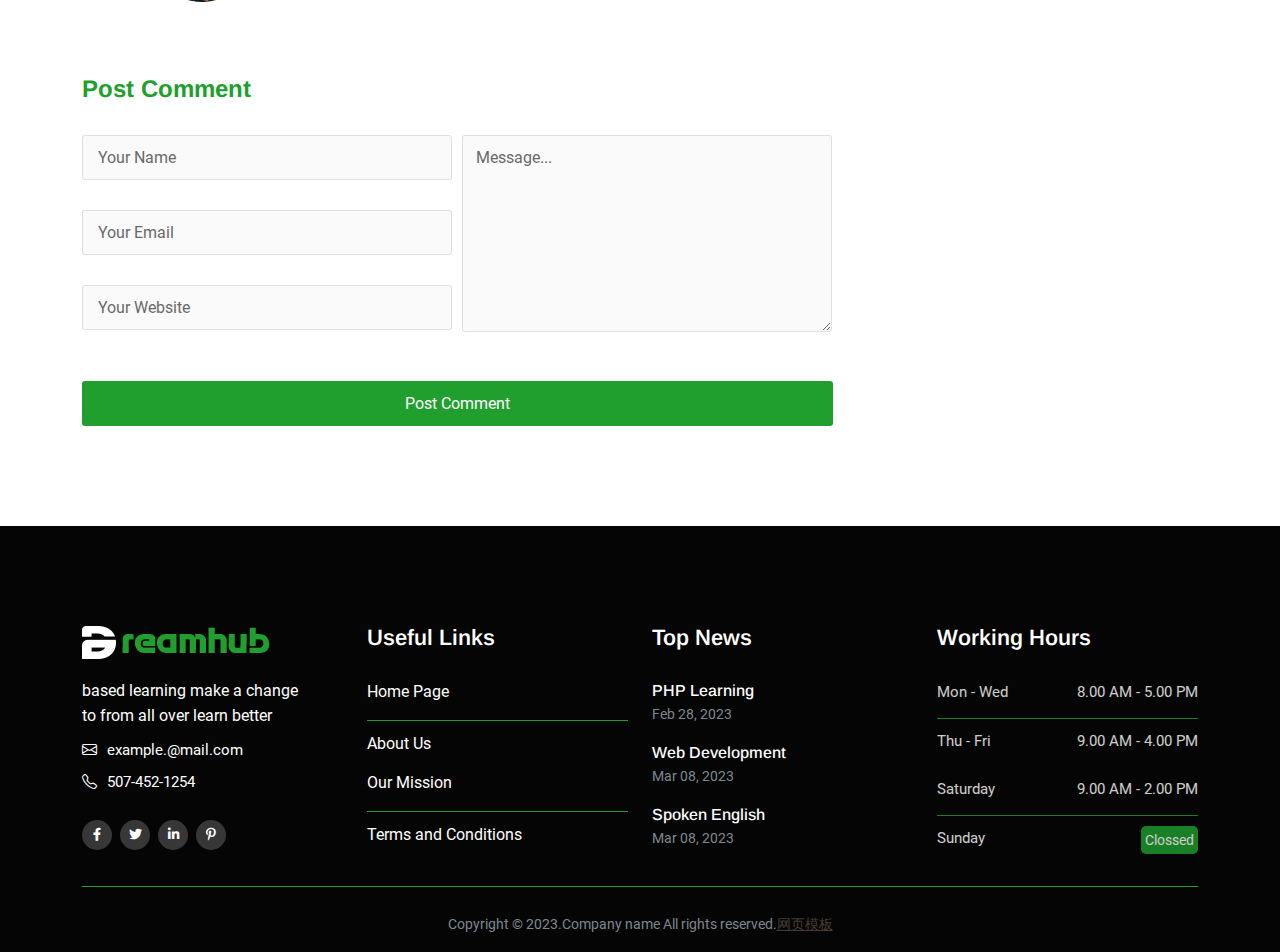
<file: blog-details.html>
<!DOCTYPE HTML>
<html lang="en-US">
<head>
	<meta charset="UTF-8">
	<meta http-equiv="x-ua-compatible" content="ie=edge">
	<title>Dreamhub-Gardening HTML5 Template</title>
	<meta name="description" content="">
	<meta name="viewport" content="width=device-width, initial-scale=1">
	<!-- Favicon -->
	
	<!-- bootstrap CSS -->
	<link rel="stylesheet" href="static/css/bootstrap.min.css" type="text/css" media="all">
	<!-- carousel CSS -->
	<link rel="stylesheet" href="static/css/owl.carousel.min.css" type="text/css" media="all">		
	<!-- font-awesome CSS -->
	<link rel="stylesheet" href="static/css/all.min.css" type="text/css" media="all">	
	<!--mainmenu CSS  -->
	<link rel="stylesheet" href="static/css/meanmenu.min.css" type="text/css" media="all">	
	<!-- Themify Icon CSS -->
	<link rel="stylesheet" href="static/css/themify-icons.css" type="text/css" media="all">	
	<!-- custom-template CSS -->
	<link rel="stylesheet" href="static/css/custom-template.css" type="text/css" media="all">		
	<!-- Main Style CSS -->
	<link rel="stylesheet" href="static/css/style.css" type="text/css" media="all">
	<!-- transitions CSS -->
	<link rel="stylesheet" href="static/css/owl.transitions.css" type="text/css" media="all">
	<!-- venobox CSS -->
	<link rel="stylesheet" href="static/css/venobox.css" type="text/css" media="all">
	<!-- modernizr js -->	
	<script src="static/js/modernizr-3.5.0.min.js"></script>	
	<!-- bootstrap icons -->
	<link rel="stylesheet" href="static/css/bootstrap-icons.css">
	<!-- responsive CSS -->
	<link rel="stylesheet" href="static/css/responsive.css" type="text/css" media="all">
</head>
<body>
	<!-- loder -->
	<div class="loader-wrapper">
		<div class="loader"></div>
		<div class="loder-section left-section"></div>
		<div class="loder-section right-section"></div>
	</div> 
<!--==================================================-->
<!-- Start dreamhub Header top menu Area -->
<!--==================================================-->
<div class="header-top-menu">
	<div class="container">
		<div class="row top-menu">
			<div class="col-lg-6 col-md-6">
				<div class="header-top-menu-adress">
					<ul>
						<li><a href="#"><i class="bi bi-envelope"></i> example.@gmail.com</a></li>
						<li><a href="#"><i class="bi bi-telephone"></i> +888 - 333 - 3377</a></li>
					</ul>
				</div>
			</div>
			<div class="col-lg-6 col-md-6">
				<div class="header-top-menu-content">
					<div class="header-top-menu-content-icon-thumb">
						<img src="static/picture/top-menu-icon.png" alt="icon">
					</div>
					<div class="header-top-menu-content-title">
						<span>English <i class="fas fa-chevron-down"></i></span>
					</div>
					<div class="header-top-menu-social-icon">
						<ul>
							<li><a href="#"><i class="fab fa-facebook-f"></i></a></li>
							<li><a href="#"><i class="fab fa-twitter"></i></a></li>
							<li><a href="#"><i class="fab fa-linkedin-in"></i></a></li>
							<li><a href="#"><i class="fab fa-pinterest-p"></i></a></li>
						</ul>
					</div>
				</div>
			</div>
		</div>
	</div>
</div>
<!--==================================================-->
<!-- Start dreamhub Header menu Area -->
<!--==================================================-->
<div class="header-area" id="sticky-header">
	<div class="container">
		<div class="row align-items-center">
			<div class="col-lg-3 col-md-6">
				<div class="header-logo">
					<a href="index.html"><img src="static/picture/logo.png" alt="logo"></a>
				</div>
			</div>
			<div class="col-lg-6 col-md-6">
				<div class="header-menu">
					<ul>
						<li><a href="index.html">Home</a></li>
						<li><a href="about.html">About</a>	
						</li>
						<li><a href="service.html">Services</a></li>
						<li><a href="#">Pages <i class="fas fa-chevron-down"></i></a>
							<div class="sub-menu">
								<ul>
									<li><a href="about.html">About Us</a></li>
									<li><a href="team.html">Team</a></li>
									<li><a href="service.html">Service</a></li>
									<li><a href="protfolio.html">Protfolio</a></li>
							        <li><a href="protfolio-details.html">Protfolio Details</a></li>
									<li><a href="contact-us.html">Contact Us</a></li>
								</ul>
							</div>
						</li>
						<li><a href="contact-us.html">Contact Us</a></li>
						<li><a href="#">Blog <i class="fas fa-chevron-down"></i></a>
							<div class="sub-menu">
								<ul>
									<li><a href="blog.html">Blog Grid</a></li>
									<li><a href="">Blog Details</a></li>
								</ul>
							</div>
						</li>
					</ul>
				</div>
			</div>
			<div class="col-lg-3 col-md-6">
				<div class="header-search-button">
					<div class="search-box-btn">
						<a class="search-box-btn search-box-outer" href="#"><i class="bi bi-search"></i></a>
					</div>
					<div class="header-btn">
						<a href="contact-us.html">Contact Us <i class="bi bi-arrow-right"></i></a>
					</div>
				</div>
			</div>
		</div>
	</div>
</div>
<!-- Dreamhub Mobile Menu Area -->
<div class="mobile-menu-area sticky d-sm-block d-md-block d-lg-none ">
	<div class="mobile-menu">
		<nav class="dreamhub_menu">
			<ul class="nav_scroll">
				<li><a class="active" href="index.html">Home</a></li>
				<li><a href="about.html">About</a></li>
				<li><a href="service.html">Services</a></li>
				<li><a href="#">Pages <i class="fas fa-chevron-down"></i></a>
					<div class="sub-menu">
						<ul>
							<li><a href="about.html">About Us</a></li>
							<li><a href="team.html">Team</a></li>
							<li><a href="service.html">Service</a></li>
							<li><a href="protfolio.html">Protfolio</a></li>
							<li><a href="protfolio-details.html">Protfolio Details</a></li>
							<li><a href="contact-us.html">Contact Us</a></li>
						</ul>
					</div>
				</li>
				<li><a href="contact.html">Contact Us </a></li>
				<li><a href="#">Blog </a>
					<div class="sub-menu">
						<ul>
							<li><a href="blog.html">Blog</a></li>
							<li><a href="">Blog Details</a></li>
						</ul>
					</div>
				</li>
			</ul>
		</nav>
	</div>
</div>

<!--==================================================-->
<!-- Start dreamhub Breatcome Area -->
<!--==================================================-->
<div class="breatcome-area">
	<div class="container">
		<div class="row">
			<div class="col-lg-12 col-md-12">
				<div class="breatcome-content text-center">
					<div class="breatcome-title">
						<h1>BLOG DETAILS</h1>
					</div>
					<div class="bratcome-text">
						<ul>
							<li><a href="index.html">Home</a></li>
							<li>Blog Details</li>
						</ul>
					</div>
				</div>
			</div>
		</div>
	</div>
</div>

<!--==================================================-->
<!-- Start dreamhub Blog Area -->
<!--==================================================-->

<div class="blog-details-area">
	<div class="container">
		<div class="row">
			<div class="col-lg-8 col-md-12">
				<div class="col-md-12">
					<div class="blog-details-single-box">
						<div class="blog-details-thumb">
							<img src="static/picture/blog-thumb-3.jpg" alt="#">
						</div>
						<div class="blog-details-content">
							<div class="blog-details-content-list">
								<ul>
									<li><a href="#"><i class="bi bi-person"></i> Jason Smith</a></li>
									<li><a href="#"><i class="far fa-comments"></i> Comments(0)</a></li>
									<li><a href="#"><i class="bi bi-geo-alt"></i>  0 Like</a></li>
								</ul>
							</div>
							<div class="blog-details-content-title">
								<h2><a href="Blog-details.html">Complete solution for your land & garden design</a></h2>
							</div>
							<div class="blog-details-content-discription">
								<p>Excepteur sint occaecat cupidatat non proident, sunt in culpa qui officia deserunt mollanim id est laborum. Sed ut perspiciatis unde omnis iste natus voluptatem accusantium doloremque laudantium, totam rem aperiam,.</p>
								<p>Ut enim ad minim veniam, quis nostrud exercitation ullamco laboris nisi commodo consequat. Duis aute irure dolor in reprehenderit in voluptate velit</p>
							</div>
						</div>	
					</div>
				</div>
				<div class="col-md-12">
					<div class="blog-details-single-box">
						<div class="blog-details-thumb">
							<img src="static/picture/blog-thumb-1.jpg" alt="#">
						</div>
						<div class="blog-details-content">
							<div class="blog-content-discription">
								<p>Duis aute irure dolor in reprehenderit in voluptate velit esse cillum dolore eu fugiater nulla pariatur. Excepteur sint occaecat cupidatat non proident, sunt in culpa quiei officia deserunt mollit anim id est laborum. Sed ut perspiciatis unde omnis iste no error sit voluptatem accusantium doloremque laudantium, totam rem aperiam,</p>
							</div>
						</div>
						<div class="blog-details-blockquote">
							<div class="blog-details-blockquote-icon">
								<i class="fas fa-quote-left"></i>
							</div>
							<blockquote>Sed ut perspiciatis unde omnis iste natus error sit voluptatem accusan atest doloremque laudantium, totam rem aperiam, eaque ipsa quae ilnventore veritatis et quasi architecto beatae vitae dicta sunt explicabo.</blockquote>
						</div>
						<div class="blog-content-discription">
							<p>Duis aute irure dolor in reprehenderit in voluptate velit esse cillum dolore eu fugiat nulla pariatur. Excepteur sint occaecat cupidatat non proident, sunt in culpa qui officia deserunt mollit anim id est laborum. Sed ut perspiciatis unde omnis iste natus error sit voluptatem accusantium doloremque laudantium</p>
						</div>
						<div class="blog-details-content-list">
							<p><i class="fas fa-check"></i> The right logistics decision for your firm</p>
							<p><i class="fas fa-check"></i> Logistics company with logistics solutions.</p>
							<p><i class="fas fa-check"></i> Planning for the region’s economic future.</p>
						</div>
						<div class="blog-content-discription">
							<p>Excepteur sint occaecat cupidatat non proident, sunt in culpa qui officia deserunt mollanim id est laborum. Sed ut perspiciatis unde omnis iste natus error sit tesect voluptatem accusantium doloremque laudantium, totam rem aperiam uyjre,</p>
						</div>
						<div class="blog-content-discription">
							<p>Duis aute irure dolor in reprehenderit in voluptate velit esse cillum dolore eu fugiat is nulla pariatur. Excepteur sint occaecat cupidatat non proident, sunt in culpa qui at officia deserunt mollit anim id est laborum. Sed ut perspiciatis unde omnis iste esi error sit voluptatem accusantium doloremque laudantium, totam a aperiam</p>
						</div>
					</div>
				</div>
				<div class="row">
					<div class="col-lg-6 col-md-6">
						<div class="blog-details-button">
							<a class="active" href="#">Office</a>
							<a href="#">Design</a>
							<a href="#">Clean</a>
						</div>
					</div>
					<div class="col-lg-6 col-md-6">
						<div class="blog-details-social">
							<a href="#"><i class="fab fa-facebook-f"></i></a>
							<a href="#"><i class="fab fa-twitter"></i></a>
							<a href="#"><i class="fab fa-linkedin-in"></i></a>
						</div>
					</div>
				</div>
				<div class="col-lg-12">
					<div class="blog-details-author">
						<div class="blog-details-author-inner">
							<div class="blog-details-author-thumb">
								<img src="static/picture/blog-details-comment3.jpg" alt="">
							</div>
							<div class="blog-details-author-content">
								<h2>David beckham</h2>
								<p>Blessed heaven in seasons man were image void seasons given bearing greats fly all multiply you can surem dolor mesurement good.</p>
							</div>
						</div>
					</div>
				</div>
				<div class="col-lg-12">
					<div class="blog-details-content">
						<h3>2 Comments</h3>	
					</div>
					<div class="blog-details-comment">
						<div class="blog-details-comment-reply">
							<a href="#">Reply</a>
						</div>
						<div class="blog-details-comment-thumb">
							<img src="static/picture/blog-details-comment4.jpg" alt="">
						</div>
						<div class="blog-details-comment-content">
							<h2>Michael jordan</h2>
							<span>22 January, 2023</span>
							<p>Blessed heaven in seasons man were image void seasons given bearing greats fly multiply every deed </p>
						</div>
					</div>
					<div class="blog-details-comment reply">
						<div class="blog-details-comment-reply">
							<a href="#">Reply</a>
						</div>
						<div class="blog-details-comment-thumb">
							<img src="static/picture/blog-details-comment5.jpg" alt="">
						</div>
						<div class="blog-details-comment-content">
							<h2>Angel Jara</h2>
							<span>28 January, 2023</span>
							<p>Hello vitae orci luctus risus tristique sollicitudin sed at quam. Karet sem dui, faucibus sit amet justo sed,  ornare deo </p>
						</div>
					</div>
				</div>
				<div class="col-lg-12">
					<div class="blog-details-content">
						<h3>Post Comment</h3>	
					</div>
					<form action="#" method="POST" id="dreamit-form">
						<div class="row">
							<div class="col-lg-6 col-md-6">
								<div class="row">
									<div class="col-lg-6">
										<div class="row">
											<div class="col-lg-12">
												<div class="form_box">
													<input type="text" name="Name*" placeholder="Your Name">
												</div>
											</div>
											<div class="col-lg-12">
												<div class="form_box">
													<input type="text" name="Email*" placeholder="Your Email">
												</div>
											</div>
											<div class="col-lg-12">
												<div class="form_box">
													<input type="text" name="Email*" placeholder="Your Website">
												</div>
											</div>
										</div>
									</div>
								</div>	
							</div>
							<div class="col-lg-6 col-md-6">
								<div class="form_box">
									<textarea name="massege" id="massege" cols="30" rows="10" placeholder="Message..."></textarea>
								</div>
							</div>
							<div class="form-button">
								<button type="submit">Post Comment</button>
							</div>
						</div>
					</form>
					<div id="status"></div>
				</div>
			</div>
			<div class="col-lg-4 col-md-6">
				<!-- widget search -->
				<div class="widget_search">
					<form action="#" method="get">
						<input type="text" name="s" value="" placeholder="Search Here" title="Search for:">
						<button type="submit" class="icons">
							<i class="fa fa-search"></i>
						</button>
					</form>
				</div>
				<div class="widget-categories-box">
					<!-- categories title -->
					<div class="categories-title">
						<h4> Category </h4>
					</div>
					<!-- widget categories menu -->
					<div class="widget-categories-menu">
						<ul>
							<li><a href="service-details.html"> Gardening <span>(12)</span></a></li>	
							<li><a href="service-details.html"> Lawn Care <span>(15)</span></a></li>
							<li><a href="service-details.html"> Gutter Cleaning <span>(08)</span></a></li>
							<li><a href="service-details.html"> landscaping <span>(20)</span></a></li>
							<li><a href="service-details.html"> Maintanace <span>(14)</span></a></li>
							<li><a href="service-details.html"> Planting Trees <span>(05)</span></a></li>
						</ul>
					</div>
				</div>
				<div class="widget-categories-box">
					<!-- categories title -->
					<div class="categories-title">
						<h4> Recent Post </h4>
					</div>
					<div class="sidber-widget-recent-post">
						<div class="recent-widget-thumb">
							<img src="static/picture/blog-page-img4.jpg" alt="">
						</div>
						<div class="recent-widget-content">
							<a href="#">4 Steps to a Green Lawn in the Spring</a>
						</div>
					</div>
					<div class="sidber-widget-recent-post">
						<div class="recent-widget-thumb">
							<img src="static/picture/blog-page-img5.jpg" alt="">
						</div>
						<div class="recent-widget-content">
							<a href="#">Uthan Lawn Care Will Make You Fall in Love</a>
						</div>
					</div>
					<div class="sidber-widget-recent-post">
						<div class="recent-widget-thumb">
							<img src="static/picture/blog-page-img6.jpg" alt="">
						</div>
						<div class="recent-widget-content">
							<a href="#">3 Mosquito Infestations for Warning Signs</a>
						</div>
					</div>
				</div>
				<div class="widget-categories-box">
					<!-- categories title -->
					<div class="categories-title">
						<h4> Tags </h4>
					</div>
					<div class="widget-tags">
						<a href="#">Carpet</a>
						<a href="#">Agent</a>
						<a href="#">Office</a>
						<a href="#">Business</a>
						<a href="#">Love</a>
						<a href="#">Room</a>
						<a href="#">Corporate</a>
						<a href="#">Project</a>
					</div>
				</div>
			</div>
			</div>
		</div>
	</div>
<!--==================================================-->
<!-- Start dreamhub Foter Area -->
<!--==================================================-->
<div class="foter-area">
	<div class="container">
		<div class="row">
			<div class="col-lg-3 col-md-6">
				<div class="foter-box">
					<div class="foter-logo">
						<a href="index.html"><img src="static/picture/foter-logo.png" alt="foter logo"></a>
					</div>
					<div class="foter-content">
						<p>based learning make a  change to
							from all over  learn better</p>
					</div>
					<div class="foter-info">
						<ul>
							<li><a href="#"><i class="bi bi-envelope"></i> example.@mail.com</a></li>
							<li><span><i class="bi bi-telephone"></i> 507-452-1254</span></li>
						</ul>
					</div>
					<div class="foter-social-icon">
						<ul>
							<li><a href="#"><i class="fab fa-facebook-f"></i></a></li>
							<li><a href="#"><i class="fab fa-twitter"></i></a></li>
							<li><a href="#"><i class="fab fa-linkedin-in"></i></a></li>
							<li><a href="#"><i class="fab fa-pinterest-p"></i></a></li>
						</ul>
					</div>
				</div>
			</div>
			<div class="col-lg-3 col-md-6">
				<div class="foter-box">
					<div class="wiget-title">
						<h5>Useful Links</h5>
					</div>
					<div class="wiget-menu">
						<ul>
							<li class="menu"><a href="index.html">Home Page</a></li>
							<li><a href="about.html">About Us</a></li>
							<li class="menu"><a href="#">Our Mission</a></li>
							<li><a href="#">Terms and Conditions</a></li>
						</ul>
					</div>
				</div>
			</div>
			<div class="col-lg-3 col-md-6">
				<div class="foter-box">
					<div class="wiget-title">
						<h5>Top News</h5>
					</div>
					<div class="wiget-content">
						<div class="wiget-information">
							<h5>PHP Learning</h5>
							<p>Feb 28, 2023</p>
						</div>
						<div class="wiget-information">
							<h5>Web Development</h5>
							<p>Mar 08, 2023</p>
						</div>
						<div class="wiget-information">
							<h5>Spoken English</h5>
							<p>Mar 08, 2023</p>
						</div>
					</div>
				</div>
			</div>
			<div class="col-lg-3 col-md-6 pr-0">
				<div class="foter-box">
					<div class="wiget-title">
						<h5>Working Hours </h5>
					</div>
					<div class="company-work-hour">
						<ul>
							<li>Mon - Wed <span class="table-text">8.00 AM - 5.00 PM</span></li>
							<li class="table-brb">Thu - Fri <span>9.00 AM - 4.00 PM</span></li>
							<li>Saturday <span>9.00 AM - 2.00 PM</span></li>
							<li class="table-brb">Sunday <span class="style">Clossed</span></li>
						</ul>
					</div>
				</div>
			</div>
		</div>
		<div class="row">
			<div class="col-lg-12">
				<div class="foter-copy-text">
					<p>Copyright &copy; 2023.Company name All rights reserved.<a target="_blank" href="https://sc.chinaz.com/moban/">&#x7F51;&#x9875;&#x6A21;&#x677F;</a></p>
				</div>
			</div>
		</div>
	</div>
</div>
<!--==================================================-->
<!----- Start Search Popup Area ----->
<!--==================================================-->

<!-- scroll strat -->
<div class="scroll-area">
	<div class="top-wrap">
		<div class="go-top-btn-wraper">
			<div class="go-top go-top-button">
				<i class="fas fa-angle-up" aria-hidden="true"></i>
				<i class="fas fa-angle-up" aria-hidden="true"></i>
			</div>
		</div>
	</div>
</div>
<!-- scroll End -->


	
	<!-- jquery js -->	
	<script src="static/js/jquery-3.2.1.min.js"></script>
	<!-- bootstrap js -->	
	<script src="static/js/bootstrap.min.js"></script>
	<!-- carousel js -->
	<script src="static/js/owl.carousel.min.js"></script>
	<!-- counterup js -->
	<script src="static/js/jquery.counterup.min.js"></script>
	<!-- waypoints js -->
	<script src="static/js/waypoints.min.js"></script>
	<!-- wow js -->
	<script src="static/js/wow.js"></script>
	<!-- imagesloaded js -->
	<script src="static/js/imagesloaded.pkgd.min.js"></script>
	<!-- venobox js -->
	<script src="static/js/venobox.js"></script>
	<!-- ajax mail js -->
	<script src="static/js/ajax-mail.js"></script>
	<!--  animated-text js -->	
	<script src="static/js/animated-text.js"></script>
	<!-- venobox min js -->
	<script src="static/js/venobox.min.js"></script>
	<!-- isotope js -->
	<script src="static/js/isotope.pkgd.min.js"></script>
	<!-- jquery meanmenu js -->	
	<script src="static/js/jquery.meanmenu.js"></script>

	<!-- theme js -->	
	<script src="static/js/custom-template.js"></script>
	<script src="static/js/jquery.barfiller.js"></script>
	<!-- jquery js -->
	
</body>
</html>
</file>
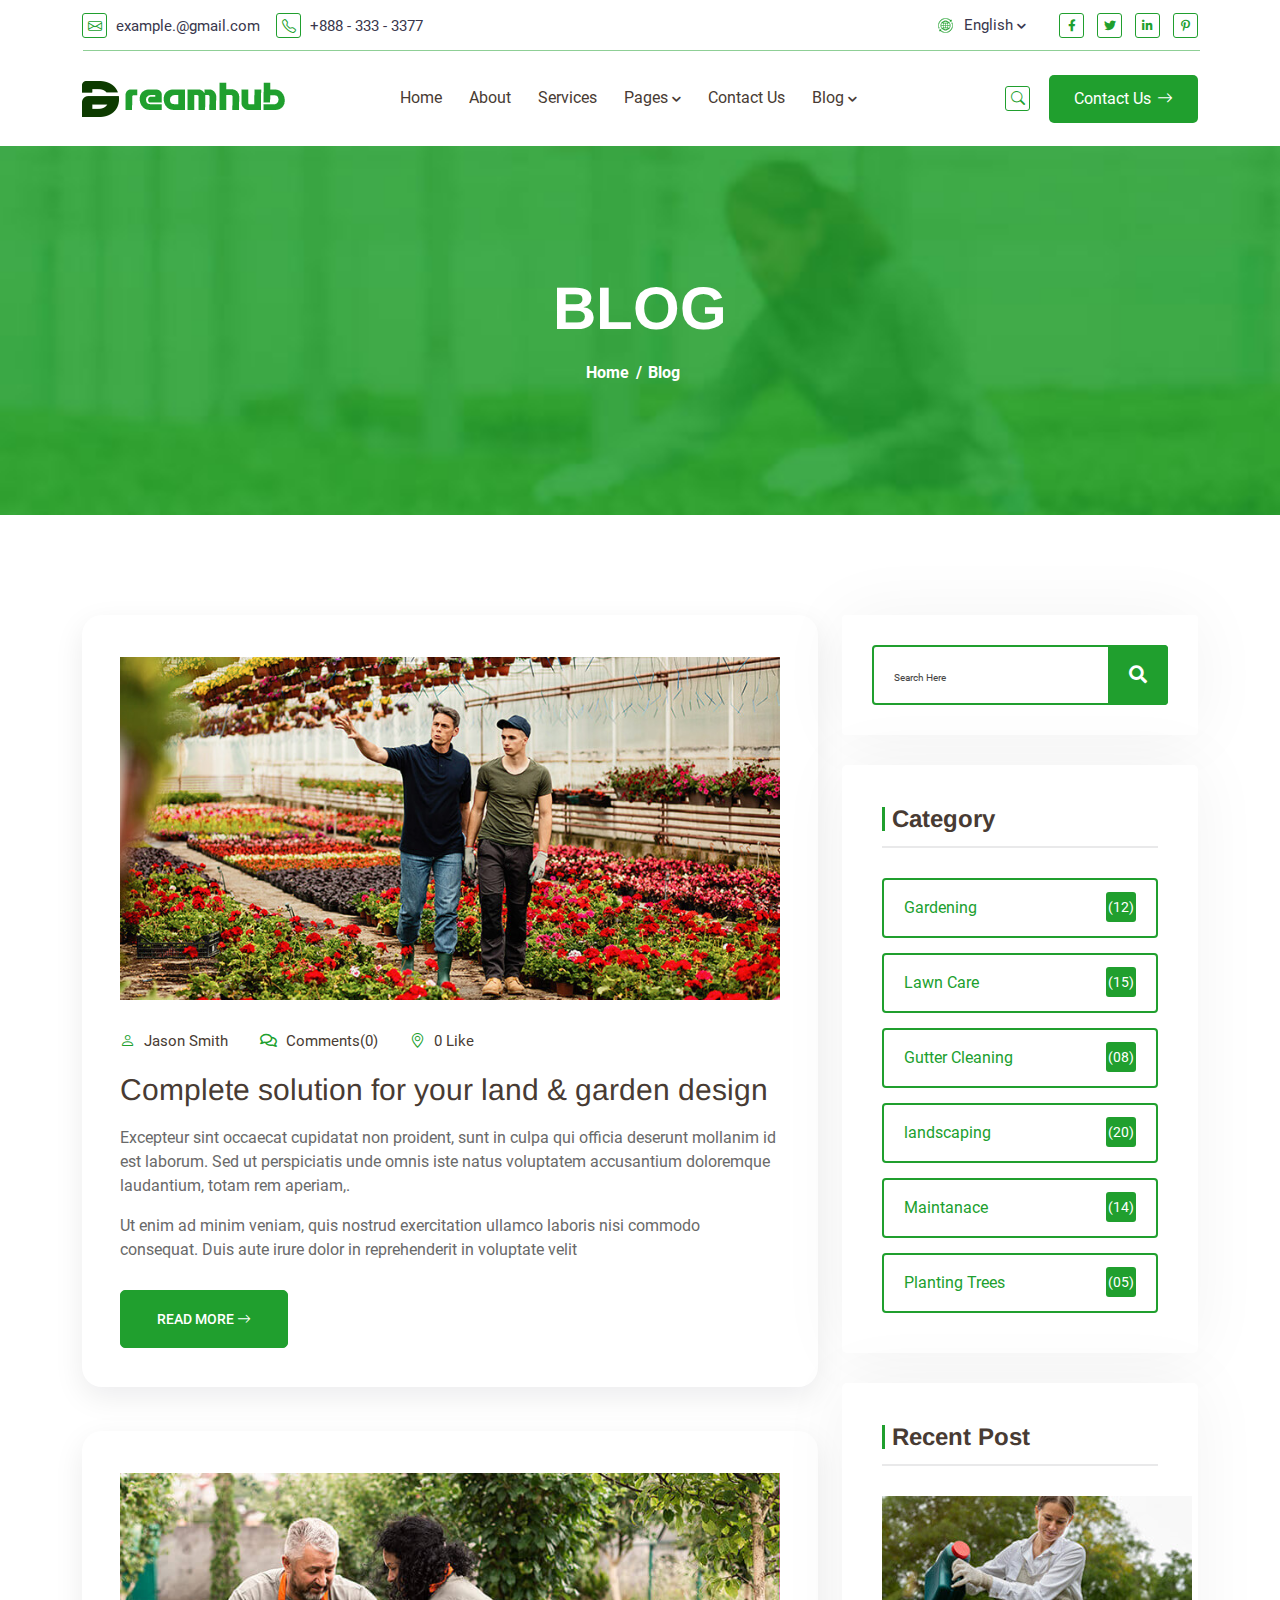
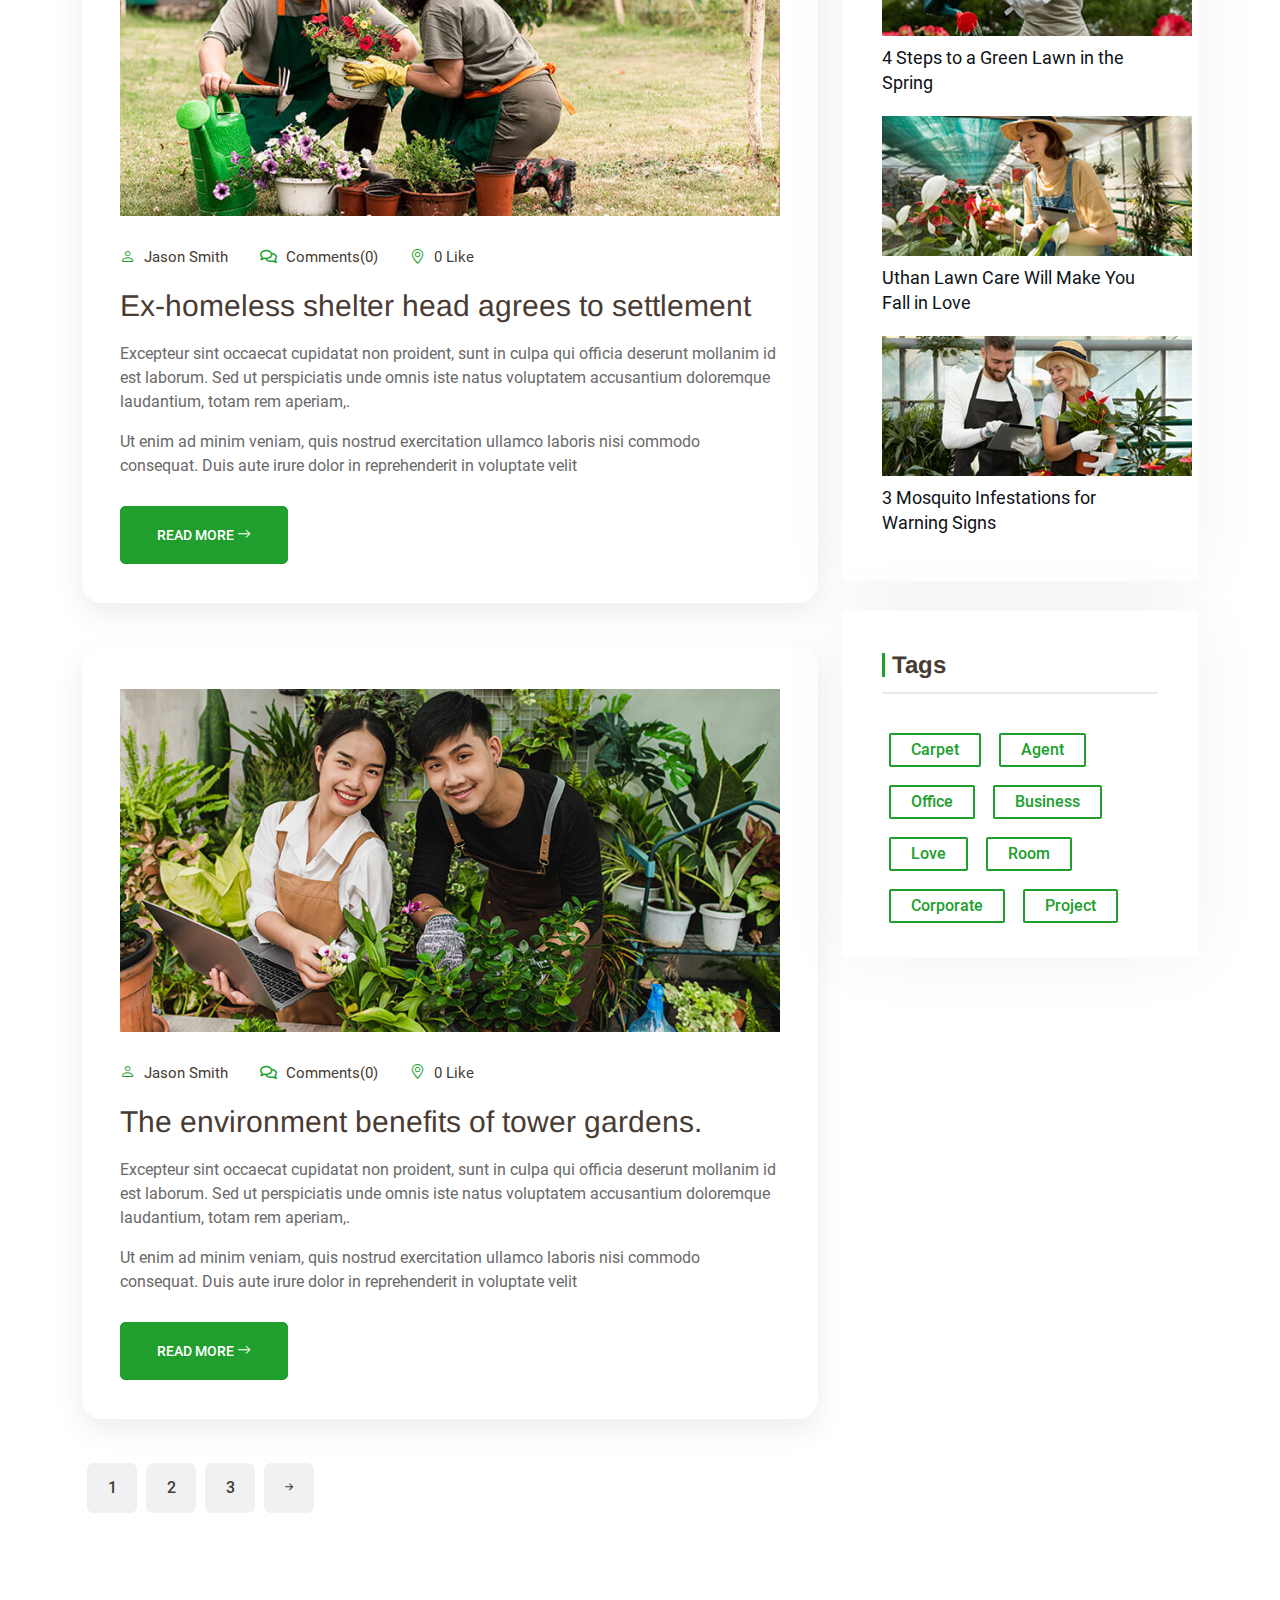
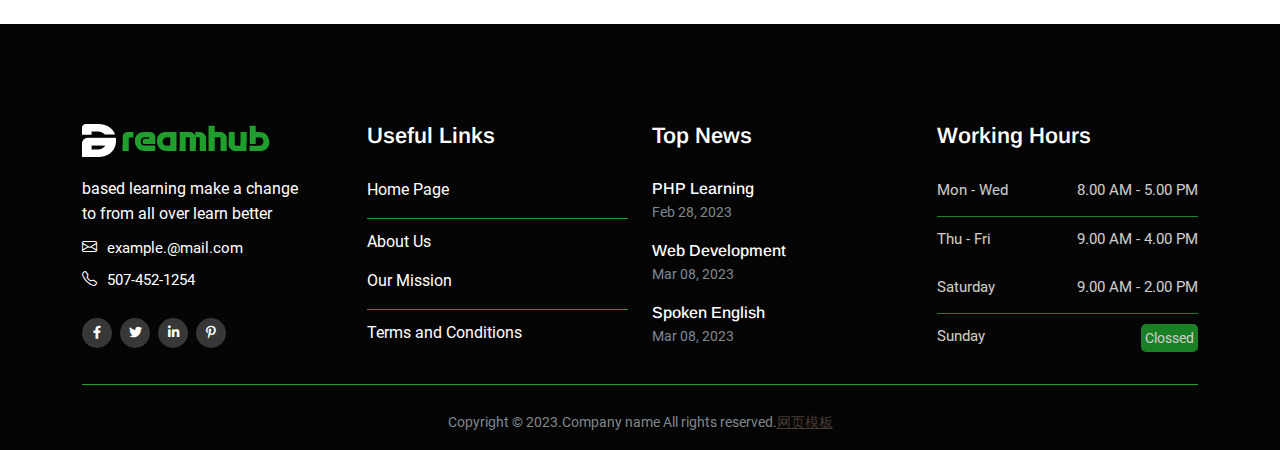
<file: blog.html>
<!DOCTYPE HTML>
<html lang="en-US">
<head>
	<meta charset="UTF-8">
	<meta http-equiv="x-ua-compatible" content="ie=edge">
	<title>Dreamhub-Gardening HTML5 Template</title>
	<meta name="description" content="">
	<meta name="viewport" content="width=device-width, initial-scale=1">
	<!-- Favicon -->
	
	<!-- bootstrap CSS -->
	<link rel="stylesheet" href="static/css/bootstrap.min.css" type="text/css" media="all">
	<!-- carousel CSS -->
	<link rel="stylesheet" href="static/css/owl.carousel.min.css" type="text/css" media="all">		
	<!-- font-awesome CSS -->
	<link rel="stylesheet" href="static/css/all.min.css" type="text/css" media="all">	
	<!--mainmenu CSS  -->
	<link rel="stylesheet" href="static/css/meanmenu.min.css" type="text/css" media="all">	
	<!-- Themify Icon CSS -->
	<link rel="stylesheet" href="static/css/themify-icons.css" type="text/css" media="all">	
	<!-- custom-template CSS -->
	<link rel="stylesheet" href="static/css/custom-template.css" type="text/css" media="all">		
	<!-- Main Style CSS -->
	<link rel="stylesheet" href="static/css/style.css" type="text/css" media="all">
	<!-- transitions CSS -->
	<link rel="stylesheet" href="static/css/owl.transitions.css" type="text/css" media="all">
	<!-- venobox CSS -->
	<link rel="stylesheet" href="static/css/venobox.css" type="text/css" media="all">
	<!-- modernizr js -->	
	<script src="static/js/modernizr-3.5.0.min.js"></script>	
	<!-- bootstrap icons -->
	<link rel="stylesheet" href="static/css/bootstrap-icons.css">
	<!-- responsive CSS -->
	<link rel="stylesheet" href="static/css/responsive.css" type="text/css" media="all">
</head>
<body>
	<!-- loder -->
	<div class="loader-wrapper">
		<div class="loader"></div>
		<div class="loder-section left-section"></div>
		<div class="loder-section right-section"></div>
	</div>
<!--==================================================-->
<!-- Start dreamhub Header top menu Area -->
<!--==================================================-->
<div class="header-top-menu">
	<div class="container">
		<div class="row top-menu">
			<div class="col-lg-6 col-md-6">
				<div class="header-top-menu-adress">
					<ul>
						<li><a href="#"><i class="bi bi-envelope"></i> example.@gmail.com</a></li>
						<li><a href="#"><i class="bi bi-telephone"></i> +888 - 333 - 3377</a></li>
					</ul>
				</div>
			</div>
			<div class="col-lg-6 col-md-6">
				<div class="header-top-menu-content">
					<div class="header-top-menu-content-icon-thumb">
						<img src="static/picture/top-menu-icon.png" alt="icon">
					</div>
					<div class="header-top-menu-content-title">
						<span>English <i class="fas fa-chevron-down"></i></span>
					</div>
					<div class="header-top-menu-social-icon">
						<ul>
							<li><a href="#"><i class="fab fa-facebook-f"></i></a></li>
							<li><a href="#"><i class="fab fa-twitter"></i></a></li>
							<li><a href="#"><i class="fab fa-linkedin-in"></i></a></li>
							<li><a href="#"><i class="fab fa-pinterest-p"></i></a></li>
						</ul>
					</div>
				</div>
			</div>
		</div>
	</div>
</div>
<!--==================================================-->
<!-- Start dreamhub Header menu Area -->
<!--==================================================-->
<div class="header-area" id="sticky-header">
	<div class="container">
		<div class="row align-items-center">
			<div class="col-lg-3 col-md-6">
				<div class="header-logo">
					<a href="index.html"><img src="static/picture/logo.png" alt="logo"></a>
				</div>
			</div>
			<div class="col-lg-6 col-md-6">
				<div class="header-menu">
					<ul>
						<li><a href="index.html">Home</a></li>
						<li><a href="about.html">About</a>	
						</li>
						<li><a href="service.html">Services</a></li>
						<li><a href="#">Pages <i class="fas fa-chevron-down"></i></a>
							<div class="sub-menu">
								<ul>
									<li><a href="about.html">About Us</a></li>
									<li><a href="team.html">Team</a></li>
									<li><a href="service.html">Service</a></li>
									<li><a href="protfolio.html">Protfolio</a></li>
							        <li><a href="protfolio-details.html">Protfolio Details</a></li>
									<li><a href="contact-us.html">Contact Us</a></li>
								</ul>
							</div>
						</li>
						<li><a href="contact-us.html">Contact Us</a></li>
						<li><a href="#">Blog <i class="fas fa-chevron-down"></i></a>
							<div class="sub-menu">
								<ul>
									<li><a href="">Blog Grid</a></li>
									<li><a href="blog-details.html">Blog Details</a></li>
								</ul>
							</div>
						</li>
					</ul>
				</div>
			</div>
			<div class="col-lg-3 col-md-6">
				<div class="header-search-button">
					<div class="search-box-btn">
						<a class="search-box-btn search-box-outer" href="#"><i class="bi bi-search"></i></a>
					</div>
					<div class="header-btn">
						<a href="contact-us.html">Contact Us <i class="bi bi-arrow-right"></i></a>
					</div>
				</div>
			</div>
		</div>
	</div>
</div>
<!-- Dreamhub Mobile Menu Area -->
<div class="mobile-menu-area sticky d-sm-block d-md-block d-lg-none ">
	<div class="mobile-menu">
		<nav class="dreamhub_menu">
			<ul class="nav_scroll">
				<li><a class="active" href="index.html">Home</a></li>
				<li><a href="about.html">About</a></li>
				<li><a href="service.html">Services</a></li>
				<li><a href="#">Pages <i class="fas fa-chevron-down"></i></a>
					<div class="sub-menu">
						<ul>
							<li><a href="about.html">About Us</a></li>
							<li><a href="team.html">Team</a></li>
							<li><a href="service.html">Service</a></li>
							<li><a href="protfolio.html">Protfolio</a></li>
							<li><a href="protfolio-details.html">Protfolio Details</a></li>
							<li><a href="contact-us.html">Contact Us</a></li>
						</ul>
					</div>
				</li>
				<li><a href="contact.html">Contact Us </a></li>
				<li><a href="#">Blog </a>
					<div class="sub-menu">
						<ul>
							<li><a href="">Blog</a></li>
							<li><a href="blog-details.html">Blog Details</a></li>
						</ul>
					</div>
				</li>
			</ul>
		</nav>
	</div>
</div>

<!--==================================================-->
<!-- Start dreamhub Breatcome Area -->
<!--==================================================-->
<div class="breatcome-area">
	<div class="container">
		<div class="row">
			<div class="col-lg-12 col-md-12">
				<div class="breatcome-content text-center">
					<div class="breatcome-title">
						<h1>BLOG</h1>
					</div>
					<div class="bratcome-text">
						<ul>
							<li><a href="index.html">Home</a></li>
							<li>Blog</li>
						</ul>
					</div>
				</div>
			</div>
		</div>
	</div>
</div>

<!--==================================================-->
<!-- Start dreamhub Blog Area -->
<!--==================================================-->

<div class="blog-area">
	<div class="container">
		<div class="row">
			<div class="col-lg-8 col-md-12">
				<div class="col-md-12">
					<div class="blog-single-box">
						<div class="blog-thumb">
							<img src="static/picture/blog-thumb-3.jpg" alt="#">
						</div>
						<div class="blog-content">
							<div class="blog-content-list">
								<ul>
									<li><a href="#"><i class="bi bi-person"></i> Jason Smith</a></li>
									<li><a href="#"><i class="far fa-comments"></i> Comments(0)</a></li>
									<li><a href="#"><i class="bi bi-geo-alt"></i>  0 Like</a></li>
								</ul>
							</div>
							<div class="blog-content-title">
								<h2><a href="Blog-details.html">Complete solution for your land & garden design</a></h2>
							</div>
							<div class="blog-content-discription">
								<p>Excepteur sint occaecat cupidatat non proident, sunt in culpa qui officia deserunt mollanim id est laborum. Sed ut perspiciatis unde omnis iste natus voluptatem accusantium doloremque laudantium, totam rem aperiam,.</p>
								<p>Ut enim ad minim veniam, quis nostrud exercitation ullamco laboris nisi commodo consequat. Duis aute irure dolor in reprehenderit in voluptate velit</p>
							</div>
							<div class="blog-btn">
								<a href="Blog-details.html">READ MORE <i class="bi bi-arrow-right"></i></a>
							</div>
						</div>
					</div>
				</div>
				<div class="col-md-12">
					<div class="blog-single-box">
						<div class="blog-thumb">
							<img src="static/picture/blog-thumb-2.jpg" alt="#">
						</div>
						<div class="blog-content">
							<div class="blog-content-list">
								<ul>
									<li><a href="#"><i class="bi bi-person"></i> Jason Smith</a></li>
									<li><a href="#"><i class="far fa-comments"></i> Comments(0)</a></li>
									<li><a href="#"><i class="bi bi-geo-alt"></i>  0 Like</a></li>
								</ul>
							</div>
							<div class="blog-content-title">
								<h2><a href="Blog-details.html">Ex-homeless shelter head agrees to settlement</a></h2>
							</div>
							<div class="blog-content-discription">
								<p>Excepteur sint occaecat cupidatat non proident, sunt in culpa qui officia deserunt mollanim id est laborum. Sed ut perspiciatis unde omnis iste natus voluptatem accusantium doloremque laudantium, totam rem aperiam,.</p>
								<p>Ut enim ad minim veniam, quis nostrud exercitation ullamco laboris nisi commodo consequat. Duis aute irure dolor in reprehenderit in voluptate velit</p>
							</div>
							<div class="blog-btn">
								<a href="Blog-details.html">READ MORE <i class="bi bi-arrow-right"></i></a>
							</div>
						</div>
					</div>
				</div>
				<div class="col-md-12">
					<div class="blog-single-box">
						<div class="blog-thumb">
							<img src="static/picture/blog-thumb-1.jpg" alt="#">
						</div>
						<div class="blog-content">
							<div class="blog-content-list">
								<ul>
									<li><a href="#"><i class="bi bi-person"></i> Jason Smith</a></li>
									<li><a href="#"><i class="far fa-comments"></i> Comments(0)</a></li>
									<li><a href="#"><i class="bi bi-geo-alt"></i>  0 Like</a></li>
								</ul>
							</div>
							<div class="blog-content-title">
								<h2><a href="Blog-details.html">The environment benefits of tower gardens.</a></h2>
							</div>
							<div class="blog-content-discription">
								<p>Excepteur sint occaecat cupidatat non proident, sunt in culpa qui officia deserunt mollanim id est laborum. Sed ut perspiciatis unde omnis iste natus voluptatem accusantium doloremque laudantium, totam rem aperiam,.</p>
								<p>Ut enim ad minim veniam, quis nostrud exercitation ullamco laboris nisi commodo consequat. Duis aute irure dolor in reprehenderit in voluptate velit</p>
							</div>
							<div class="blog-btn">
								<a href="Blog-details.html">READ MORE <i class="bi bi-arrow-right"></i></a>
							</div>
						</div>
					</div>
				</div>
			</div>
			<div class="col-lg-4 col-md-6">
				<!-- widget search -->
				<div class="widget_search">
					<form action="#" method="get">
						<input type="text" name="s" value="" placeholder="Search Here" title="Search for:">
						<button type="submit" class="icons">
							<i class="fa fa-search"></i>
						</button>
					</form>
				</div>
				<div class="widget-categories-box">
					<!-- categories title -->
					<div class="categories-title">
						<h4> Category </h4>
					</div>
					<!-- widget categories menu -->
					<div class="widget-categories-menu">
						<ul>
							<li><a href="service-details.html"> Gardening <span>(12)</span></a></li>	
							<li><a href="service-details.html"> Lawn Care <span>(15)</span></a></li>
							<li><a href="service-details.html"> Gutter Cleaning <span>(08)</span></a></li>
							<li><a href="service-details.html"> landscaping <span>(20)</span></a></li>
							<li><a href="service-details.html"> Maintanace <span>(14)</span></a></li>
							<li><a href="service-details.html"> Planting Trees <span>(05)</span></a></li>
						</ul>
					</div>
				</div>
				<div class="widget-categories-box">
					<!-- categories title -->
					<div class="categories-title">
						<h4> Recent Post </h4>
					</div>
					<div class="sidber-widget-recent-post">
						<div class="recent-widget-thumb">
							<img src="static/picture/blog-page-img4.jpg" alt="">
						</div>
						<div class="recent-widget-content">
							<a href="#">4 Steps to a Green Lawn in the Spring</a>
						</div>
					</div>
					<div class="sidber-widget-recent-post">
						<div class="recent-widget-thumb">
							<img src="static/picture/blog-page-img5.jpg" alt="">
						</div>
						<div class="recent-widget-content">
							<a href="#">Uthan Lawn Care Will Make You Fall in Love</a>
						</div>
					</div>
					<div class="sidber-widget-recent-post">
						<div class="recent-widget-thumb">
							<img src="static/picture/blog-page-img6.jpg" alt="">
						</div>
						<div class="recent-widget-content">
							<a href="#">3 Mosquito Infestations for Warning Signs</a>
						</div>
					</div>
				</div>
				<div class="widget-categories-box">
					<!-- categories title -->
					<div class="categories-title">
						<h4> Tags </h4>
					</div>
					<div class="widget-tags">
						<a href="#">Carpet</a>
						<a href="#">Agent</a>
						<a href="#">Office</a>
						<a href="#">Business</a>
						<a href="#">Love</a>
						<a href="#">Room</a>
						<a href="#">Corporate</a>
						<a href="#">Project</a>
					</div>
				</div>
			</div>
			</div>
			<div class="row ">
				<div class="col-md-12">
					<div class="as-pagination">
						<ul>
							<li><a href="Blog-details.html">1</a></li>
							<li><a href="Blog-details.html">2</a></li>
							<li><a href="Blog-details.html">3</a></li>
							<li><a href="Blog-details.html"><i class="bi bi-arrow-right-short"></i></a></li>
						</ul>
					</div>
				</div>
			</div>
		</div>
	</div>
<!--==================================================-->
<!-- Start dreamhub Foter Area -->
<!--==================================================-->
<div class="foter-area">
	<div class="container">
		<div class="row">
			<div class="col-lg-3 col-md-6">
				<div class="foter-box">
					<div class="foter-logo">
						<a href="index.html"><img src="static/picture/foter-logo.png" alt="foter logo"></a>
					</div>
					<div class="foter-content">
						<p>based learning make a  change to
							from all over  learn better</p>
					</div>
					<div class="foter-info">
						<ul>
							<li><a href="#"><i class="bi bi-envelope"></i> example.@mail.com</a></li>
							<li><span><i class="bi bi-telephone"></i> 507-452-1254</span></li>
						</ul>
					</div>
					<div class="foter-social-icon">
						<ul>
							<li><a href="#"><i class="fab fa-facebook-f"></i></a></li>
							<li><a href="#"><i class="fab fa-twitter"></i></a></li>
							<li><a href="#"><i class="fab fa-linkedin-in"></i></a></li>
							<li><a href="#"><i class="fab fa-pinterest-p"></i></a></li>
						</ul>
					</div>
				</div>
			</div>
			<div class="col-lg-3 col-md-6">
				<div class="foter-box">
					<div class="wiget-title">
						<h5>Useful Links</h5>
					</div>
					<div class="wiget-menu">
						<ul>
							<li class="menu"><a href="index.html">Home Page</a></li>
							<li><a href="about.html">About Us</a></li>
							<li class="menu"><a href="#">Our Mission</a></li>
							<li><a href="#">Terms and Conditions</a></li>
						</ul>
					</div>
				</div>
			</div>
			<div class="col-lg-3 col-md-6">
				<div class="foter-box">
					<div class="wiget-title">
						<h5>Top News</h5>
					</div>
					<div class="wiget-content">
						<div class="wiget-information">
							<h5>PHP Learning</h5>
							<p>Feb 28, 2023</p>
						</div>
						<div class="wiget-information">
							<h5>Web Development</h5>
							<p>Mar 08, 2023</p>
						</div>
						<div class="wiget-information">
							<h5>Spoken English</h5>
							<p>Mar 08, 2023</p>
						</div>
					</div>
				</div>
			</div>
			<div class="col-lg-3 col-md-6 pr-0">
				<div class="foter-box">
					<div class="wiget-title">
						<h5>Working Hours </h5>
					</div>
					<div class="company-work-hour">
						<ul>
							<li>Mon - Wed <span class="table-text">8.00 AM - 5.00 PM</span></li>
							<li class="table-brb">Thu - Fri <span>9.00 AM - 4.00 PM</span></li>
							<li>Saturday <span>9.00 AM - 2.00 PM</span></li>
							<li class="table-brb">Sunday <span class="style">Clossed</span></li>
						</ul>
					</div>
				</div>
			</div>
		</div>
		<div class="row">
			<div class="col-lg-12">
				<div class="foter-copy-text">
					<p>Copyright &copy; 2023.Company name All rights reserved.<a target="_blank" href="https://sc.chinaz.com/moban/">&#x7F51;&#x9875;&#x6A21;&#x677F;</a></p>
				</div>
			</div>
		</div>
	</div>
</div>
<!--==================================================-->
<!----- Start Search Popup Area ----->
<!--==================================================-->

<!-- scroll strat -->
<div class="scroll-area">
	<div class="top-wrap">
		<div class="go-top-btn-wraper">
			<div class="go-top go-top-button">
				<i class="fas fa-angle-up" aria-hidden="true"></i>
				<i class="fas fa-angle-up" aria-hidden="true"></i>
			</div>
		</div>
	</div>
</div>
<!-- scroll End -->

	
	<!-- jquery js -->	
	<script src="static/js/jquery-3.2.1.min.js"></script>
	<!-- bootstrap js -->	
	<script src="static/js/bootstrap.min.js"></script>
	<!-- carousel js -->
	<script src="static/js/owl.carousel.min.js"></script>
	<!-- counterup js -->
	<script src="static/js/jquery.counterup.min.js"></script>
	<!-- waypoints js -->
	<script src="static/js/waypoints.min.js"></script>
	<!-- wow js -->
	<script src="static/js/wow.js"></script>
	<!-- imagesloaded js -->
	<script src="static/js/imagesloaded.pkgd.min.js"></script>
	<!-- venobox js -->
	<script src="static/js/venobox.js"></script>
	<!--  animated-text js -->	
	<script src="static/js/animated-text.js"></script>
	<!-- venobox min js -->
	<script src="static/js/venobox.min.js"></script>
	<!-- isotope js -->
	<script src="static/js/isotope.pkgd.min.js"></script>
	<!-- jquery meanmenu js -->	
	<script src="static/js/jquery.meanmenu.js"></script>

	<!-- theme js -->	
	<script src="static/js/custom-template.js"></script>
	<script src="static/js/jquery.barfiller.js"></script>
	<!-- jquery js -->
	
</body>
</html>
</file>
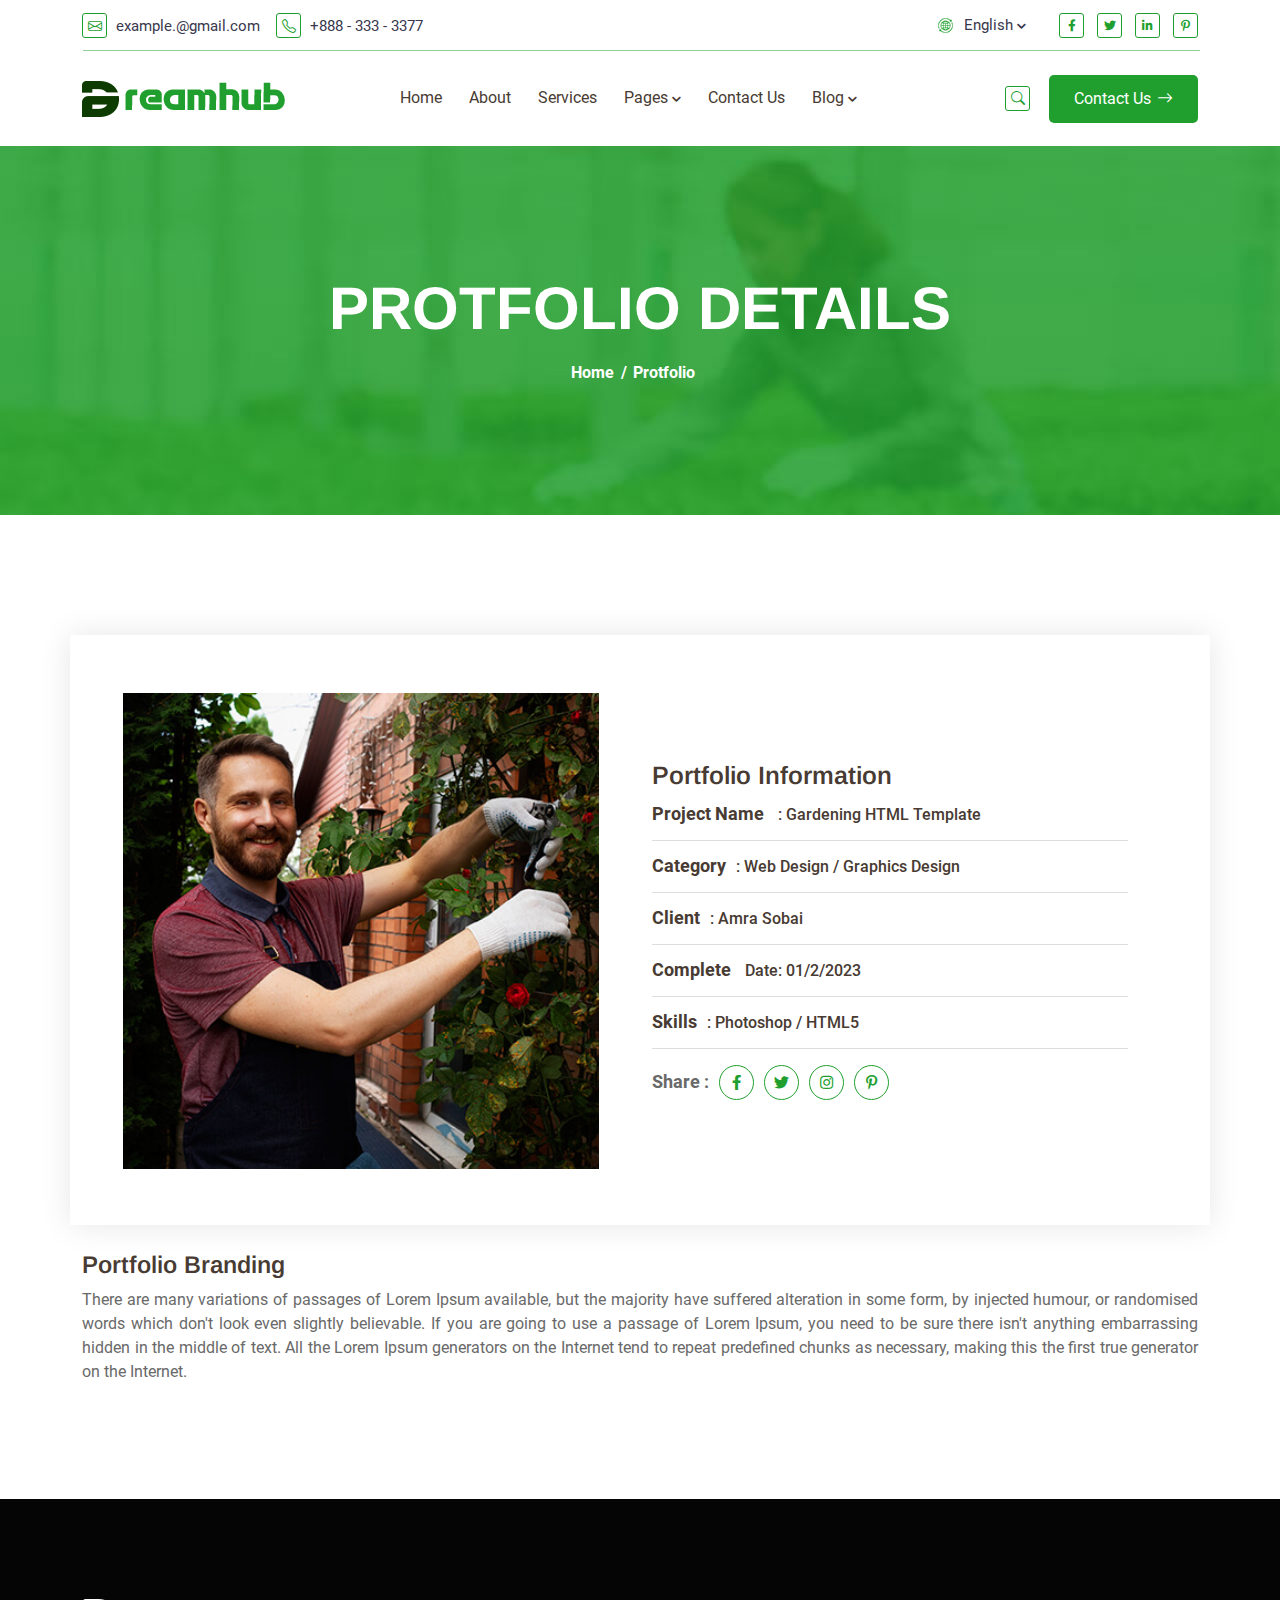
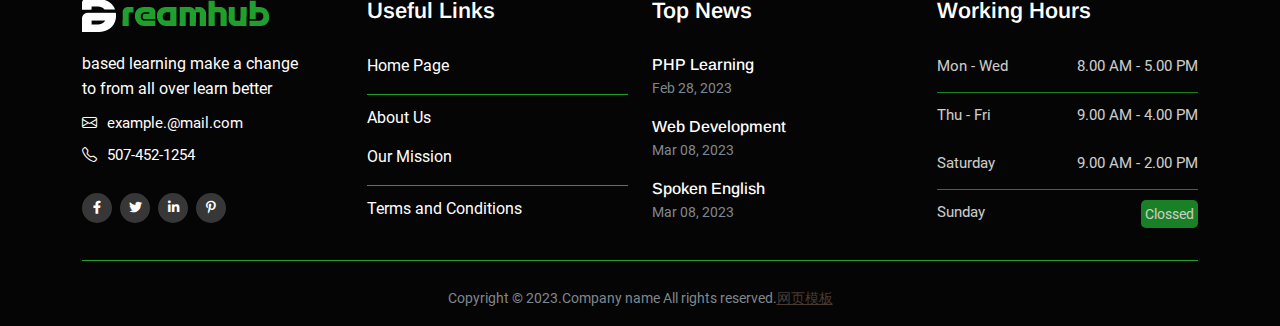
<file: protfolio-details.html>
<!DOCTYPE HTML>
<html lang="en-US">
<head>
	<meta charset="UTF-8">
	<meta http-equiv="x-ua-compatible" content="ie=edge">
	<title>Dreamhub-Gardening HTML5 Template</title>
	<meta name="description" content="">
	<meta name="viewport" content="width=device-width, initial-scale=1">
	<!-- Favicon -->
	
	<!-- bootstrap CSS -->
	<link rel="stylesheet" href="static/css/bootstrap.min.css" type="text/css" media="all">
	<!-- carousel CSS -->
	<link rel="stylesheet" href="static/css/owl.carousel.min.css" type="text/css" media="all">		
	<!-- font-awesome CSS -->
	<link rel="stylesheet" href="static/css/all.min.css" type="text/css" media="all">	
	<!--mainmenu CSS  -->
	<link rel="stylesheet" href="static/css/meanmenu.min.css" type="text/css" media="all">	
	<!-- Themify Icon CSS -->
	<link rel="stylesheet" href="static/css/themify-icons.css" type="text/css" media="all">	
	<!-- custom-template CSS -->
	<link rel="stylesheet" href="static/css/custom-template.css" type="text/css" media="all">		
	<!-- Main Style CSS -->
	<link rel="stylesheet" href="static/css/style.css" type="text/css" media="all">
	<!-- transitions CSS -->
	<link rel="stylesheet" href="static/css/owl.transitions.css" type="text/css" media="all">
	<!-- venobox CSS -->
	<link rel="stylesheet" href="static/css/venobox.css" type="text/css" media="all">
	<!-- modernizr js -->	
	<script src="static/js/modernizr-3.5.0.min.js"></script>	
	<!-- bootstrap icons -->
	<link rel="stylesheet" href="static/css/bootstrap-icons.css">
	<!-- responsive CSS -->
	<link rel="stylesheet" href="static/css/responsive.css" type="text/css" media="all">
</head>
<body>
	<!-- loder -->
	 <div class="loader-wrapper">
		<div class="loader"></div>
		<div class="loder-section left-section"></div>
		<div class="loder-section right-section"></div>
	</div>
<!--==================================================-->
<!-- Start dreamhub Header top menu Area -->
<!--==================================================-->

<div class="header-top-menu">
	<div class="container">
		<div class="row top-menu">
			<div class="col-lg-6 col-md-6">
				<div class="header-top-menu-adress">
					<ul>
						<li><a href="#"><i class="bi bi-envelope"></i> example.@gmail.com</a></li>
						<li><a href="#"><i class="bi bi-telephone"></i> +888 - 333 - 3377</a></li>
					</ul>
				</div>
			</div>
			<div class="col-lg-6 col-md-6">
				<div class="header-top-menu-content">
					<div class="header-top-menu-content-icon-thumb">
						<img src="static/picture/top-menu-icon.png" alt="icon">
					</div>
					<div class="header-top-menu-content-title">
						<span>English <i class="fas fa-chevron-down"></i></span>
					</div>
					<div class="header-top-menu-social-icon">
						<ul>
							<li><a href="#"><i class="fab fa-facebook-f"></i></a></li>
							<li><a href="#"><i class="fab fa-twitter"></i></a></li>
							<li><a href="#"><i class="fab fa-linkedin-in"></i></a></li>
							<li><a href="#"><i class="fab fa-pinterest-p"></i></a></li>
						</ul>
					</div>
				</div>
			</div>
		</div>
	</div>
</div>
<!--==================================================-->
<!-- Start dreamhub Header menu Area -->
<!--==================================================-->
<div class="header-area" id="sticky-header">
	<div class="container">
		<div class="row align-items-center">
			<div class="col-lg-3 col-md-6">
				<div class="header-logo">
					<a href="index.html"><img src="static/picture/logo.png" alt="logo"></a>
				</div>
			</div>
			<div class="col-lg-6 col-md-6">
				<div class="header-menu">
					<ul>
						<li><a href="index.html">Home</a></li>
						<li><a href="about.html">About</a>	
						</li>
						<li><a href="service.html">Services</a></li>
						<li><a href="#">Pages <i class="fas fa-chevron-down"></i></a>
							<div class="sub-menu">
								<ul>
									<li><a href="about.html">About Us</a></li>
									<li><a href="team.html">Team</a></li>
									<li><a href="service.html">Service</a></li>
									<li><a href="protfolio.html">Protfolio</a></li>
							        <li><a href="">Protfolio Details</a></li>
									<li><a href="contact-us.html">Contact Us</a></li>
								</ul>
							</div>
						</li>
						<li><a href="contact-us.html">Contact Us</a></li>
						<li><a href="#">Blog <i class="fas fa-chevron-down"></i></a>
							<div class="sub-menu">
								<ul>
									<li><a href="blog.html">Blog Grid</a></li>
									<li><a href="blog-details.html">Blog Details</a></li>
								</ul>
							</div>
						</li>
					</ul>
				</div>
			</div>
			<div class="col-lg-3 col-md-6">
				<div class="header-search-button">
					<div class="search-box-btn">
						<a class="search-box-btn search-box-outer" href="#"><i class="bi bi-search"></i></a>
					</div>
					<div class="header-btn">
						<a href="contact-us.html">Contact Us <i class="bi bi-arrow-right"></i></a>
					</div>
				</div>
			</div>
		</div>
	</div>
</div>
<!-- Dreamhub Mobile Menu Area -->
<div class="mobile-menu-area sticky d-sm-block d-md-block d-lg-none ">
	<div class="mobile-menu">
		<nav class="dreamhub_menu">
			<ul class="nav_scroll">
				<li><a class="active" href="index.html">Home</a></li>
				<li><a href="about.html">About</a></li>
				<li><a href="service.html">Services</a></li>
				<li><a href="#">Pages <i class="fas fa-chevron-down"></i></a>
					<div class="sub-menu">
						<ul>
							<li><a href="about.html">About Us</a></li>
							<li><a href="team.html">Team</a></li>
							<li><a href="service.html">Service</a></li>
							<li><a href="protfolio.html">Protfolio</a></li>
							<li><a href="">Protfolio Details</a></li>
							<li><a href="contact-us.html">Contact Us</a></li>
						</ul>
					</div>
				</li>
				<li><a href="contact.html">Contact Us </a></li>
				<li><a href="#">Blog </a>
					<div class="sub-menu">
						<ul>
							<li><a href="blog.html">Blog</a></li>
							<li><a href="blog-details.html">Blog Details</a></li>
						</ul>
					</div>
				</li>
			</ul>
		</nav>
	</div>
</div>

<!--==================================================-->
<!-- Start dreamhub Breatcome Area -->
<!--==================================================-->
<div class="breatcome-area">
	<div class="container">
		<div class="row">
			<div class="col-lg-12 col-md-12">
				<div class="breatcome-content text-center">
					<div class="breatcome-title">
						<h1>PROTFOLIO DETAILS</h1>
					</div>
					<div class="bratcome-text">
						<ul>
							<li><a href="index.html">Home</a></li>
							<li>Protfolio</li>
						</ul>
					</div>
				</div>
			</div>
		</div>
	</div>
</div>
<!--==================================================-->
<!-- Start dreamhub Project Details Area -->
<!--==================================================-->
	<div class="portfolio-details-area">
		<div class="container">
			<div class="row box-shadow align-items-center">
				<div class="col-lg-6">
					<div class="portfolio-details-thumb">
						<img src="static/picture/protfolio-detals.jpg" alt="portfolio details">
					</div>
				</div>
				<div class="col-lg-6">
					<div class="portfolio-details-infor">
						<div class="portfolio-details-content">
							<h4>Portfolio Information</h4>
							<ul>
								<li><strong>Project Name </strong>: Gardening HTML Template</li>
								<li><strong>Category</strong>: Web design / Graphics Design </li>
								<li><strong>Client</strong>: Amra sobai</li>
								<li><strong>Complete</strong> Date: 01/2/2023</li>
								<li><strong>Skills</strong>: Photoshop / HTML5</li>
							</ul>
						</div>
						<div class="port-dtl-social-icon">
							<span>Share :</span>
							<ul>
								<li><a href="#"><i class="fab fa-facebook-f"></i></a></li>
								<li><a href="#"><i class="fab fa-twitter"></i></a></li>
								<li><a href="#"><i class="fab fa-instagram"></i></a></li>
								<li><a href="#"><i class="fab fa-pinterest-p"></i></a></li>
							</ul>
						</div>
					</div>
				</div>
			</div>
			<div class="col-md-12">
				<div class="portfolio-details-content-tow">
					<div class="port-dlt-title">
						<h4>Portfolio Branding</h4>
						<div class="port-dlt-text">
							<p>There are many variations of passages of Lorem Ipsum available, but the majority have suffered alteration in some form, by injected humour, or randomised words which don't look even slightly believable. If you are going to use a passage of Lorem Ipsum, you need to be sure there isn't anything embarrassing hidden in the middle of text. All the Lorem Ipsum generators on the Internet tend to repeat predefined chunks as necessary, making this the first true generator on the Internet.</p>
						</div>
					</div>
				</div>
			</div>
		</div>
	</div>
<!--==================================================-->
<!-- Start dreamhub Foter Area -->
<!--==================================================-->
<div class="foter-area">
	<div class="container">
		<div class="row">
			<div class="col-lg-3 col-md-6">
				<div class="foter-box">
					<div class="foter-logo">
						<a href="index.html"><img src="static/picture/foter-logo.png" alt="foter logo"></a>
					</div>
					<div class="foter-content">
						<p>based learning make a  change to
							from all over  learn better</p>
					</div>
					<div class="foter-info">
						<ul>
							<li><a href="#"><i class="bi bi-envelope"></i> example.@mail.com</a></li>
							<li><span><i class="bi bi-telephone"></i> 507-452-1254</span></li>
						</ul>
					</div>
					<div class="foter-social-icon">
						<ul>
							<li><a href="#"><i class="fab fa-facebook-f"></i></a></li>
							<li><a href="#"><i class="fab fa-twitter"></i></a></li>
							<li><a href="#"><i class="fab fa-linkedin-in"></i></a></li>
							<li><a href="#"><i class="fab fa-pinterest-p"></i></a></li>
						</ul>
					</div>
				</div>
			</div>
			<div class="col-lg-3 col-md-6">
				<div class="foter-box">
					<div class="wiget-title">
						<h5>Useful Links</h5>
					</div>
					<div class="wiget-menu">
						<ul>
							<li class="menu"><a href="index.html">Home Page</a></li>
							<li><a href="about.html">About Us</a></li>
							<li class="menu"><a href="#">Our Mission</a></li>
							<li><a href="#">Terms and Conditions</a></li>
						</ul>
					</div>
				</div>
			</div>
			<div class="col-lg-3 col-md-6">
				<div class="foter-box">
					<div class="wiget-title">
						<h5>Top News</h5>
					</div>
					<div class="wiget-content">
						<div class="wiget-information">
							<h5>PHP Learning</h5>
							<p>Feb 28, 2023</p>
						</div>
						<div class="wiget-information">
							<h5>Web Development</h5>
							<p>Mar 08, 2023</p>
						</div>
						<div class="wiget-information">
							<h5>Spoken English</h5>
							<p>Mar 08, 2023</p>
						</div>
					</div>
				</div>
			</div>
			<div class="col-lg-3 col-md-6 pr-0">
				<div class="foter-box">
					<div class="wiget-title">
						<h5>Working Hours </h5>
					</div>
					<div class="company-work-hour">
						<ul>
							<li>Mon - Wed <span class="table-text">8.00 AM - 5.00 PM</span></li>
							<li class="table-brb">Thu - Fri <span>9.00 AM - 4.00 PM</span></li>
							<li>Saturday <span>9.00 AM - 2.00 PM</span></li>
							<li class="table-brb">Sunday <span class="style">Clossed</span></li>
						</ul>
					</div>
				</div>
			</div>
		</div>
		<div class="row">
			<div class="col-lg-12">
				<div class="foter-copy-text">
					<p>Copyright &copy; 2023.Company name All rights reserved.<a target="_blank" href="https://sc.chinaz.com/moban/">&#x7F51;&#x9875;&#x6A21;&#x677F;</a></p>
				</div>
			</div>
		</div>
	</div>
</div>
<!--==================================================-->
<!----- Start Search Popup Area ----->
<!--==================================================-->

<!-- scroll strat -->
<div class="scroll-area">
	<div class="top-wrap">
		<div class="go-top-btn-wraper">
			<div class="go-top go-top-button">
				<i class="fas fa-angle-up" aria-hidden="true"></i>
				<i class="fas fa-angle-up" aria-hidden="true"></i>
			</div>
		</div>
	</div>
</div>
<!-- scroll End -->


	<!-- jquery js -->	
	<script src="static/js/jquery-3.2.1.min.js"></script>
	<!-- bootstrap js -->	
	<script src="static/js/bootstrap.min.js"></script>
	<!-- carousel js -->
	<script src="static/js/owl.carousel.min.js"></script>
	<!-- counterup js -->
	<script src="static/js/jquery.counterup.min.js"></script>
	<!-- waypoints js -->
	<script src="static/js/waypoints.min.js"></script>
	<!-- wow js -->
	<script src="static/js/wow.js"></script>
	<!-- imagesloaded js -->
	<script src="static/js/imagesloaded.pkgd.min.js"></script>
	<!-- venobox js -->
	<script src="static/js/venobox.js"></script>
	<!--  animated-text js -->	
	<script src="static/js/animated-text.js"></script>
	<!-- venobox min js -->
	<script src="static/js/venobox.min.js"></script>
	<!-- isotope js -->
	<script src="static/js/isotope.pkgd.min.js"></script>
	<!-- jquery meanmenu js -->	
	<script src="static/js/jquery.meanmenu.js"></script>

	<!-- theme js -->	
	<script src="static/js/custom-template.js"></script>
	<script src="static/js/jquery.barfiller.js"></script>
	<!-- jquery js -->
	
</body>
</html>
</file>
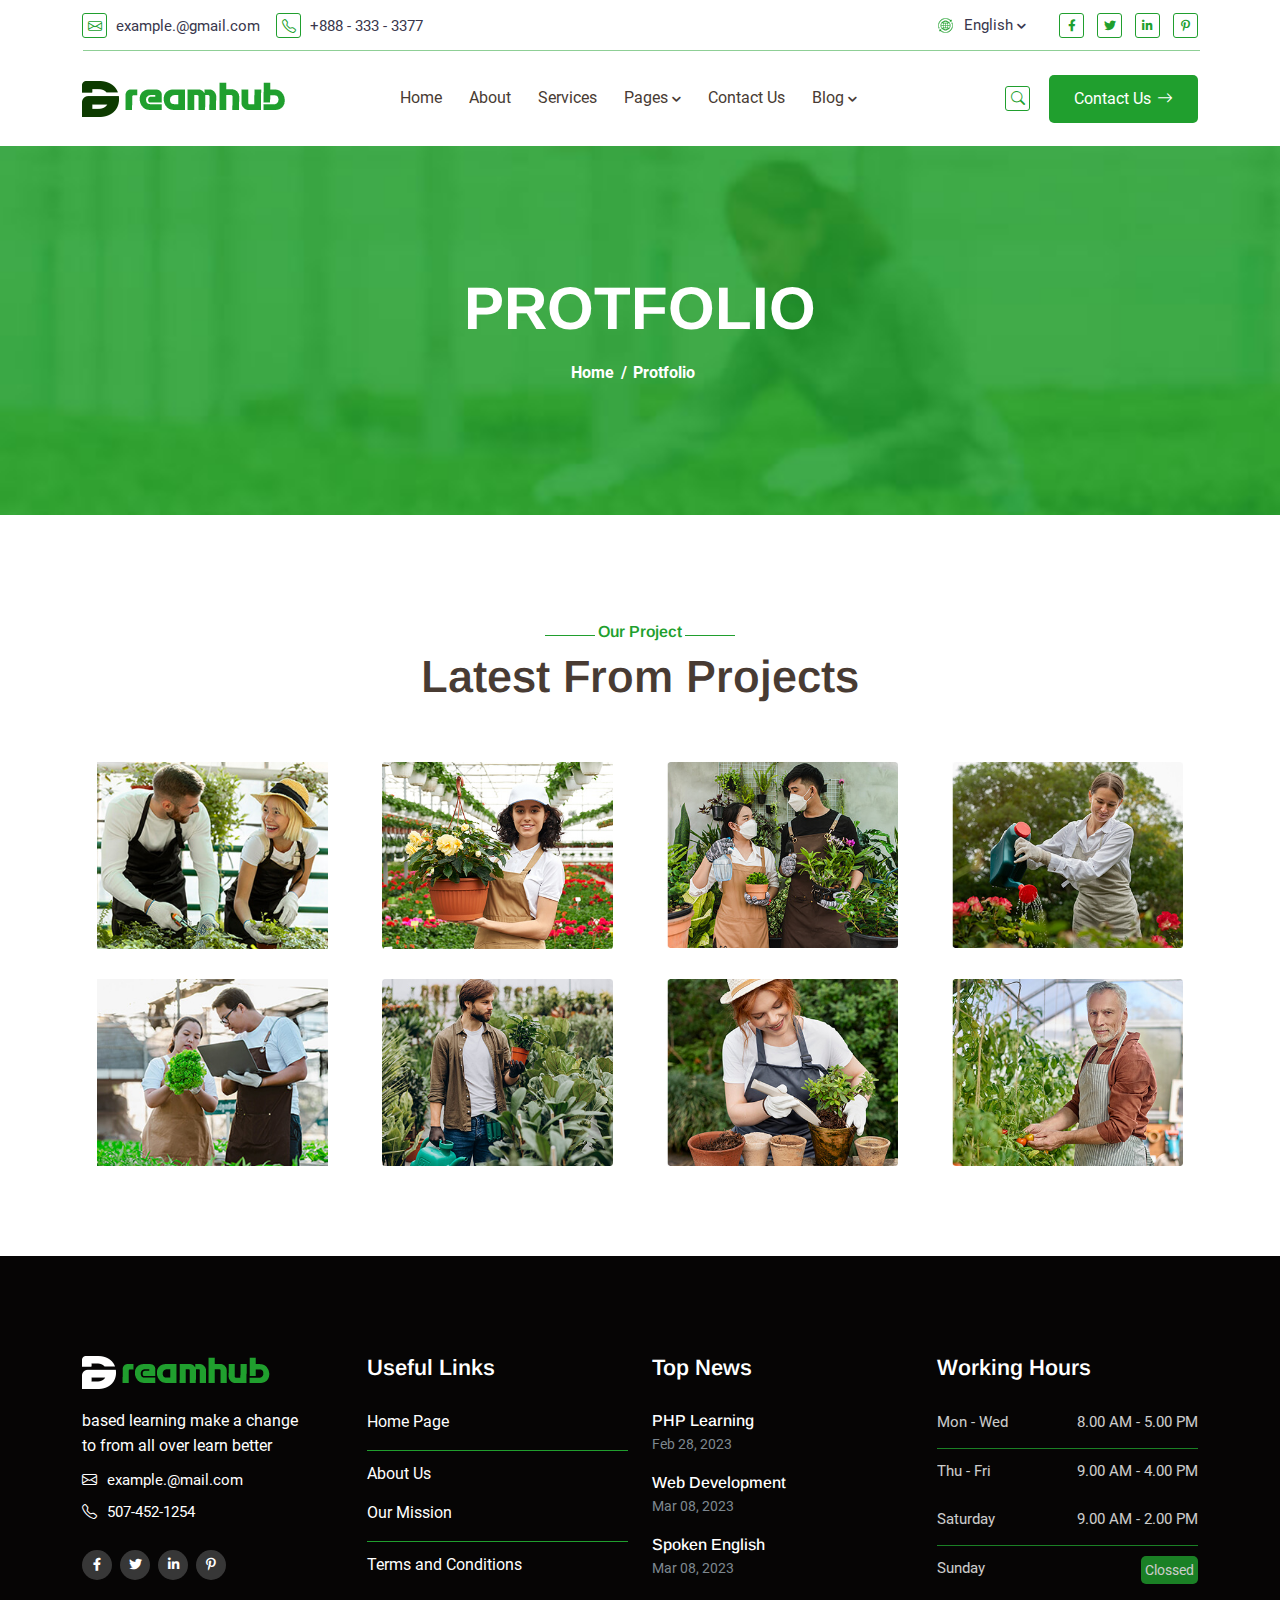
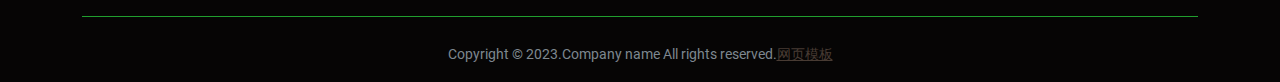
<file: protfolio.html>
<!DOCTYPE HTML>
<html lang="en-US">
<head>
	<meta charset="UTF-8">
	<meta http-equiv="x-ua-compatible" content="ie=edge">
	<title>Dreamhub-Gardening HTML5 Template</title>
	<meta name="description" content="">
	<meta name="viewport" content="width=device-width, initial-scale=1">
	<!-- Favicon -->
	
	<!-- bootstrap CSS -->
	<link rel="stylesheet" href="static/css/bootstrap.min.css" type="text/css" media="all">
	<!-- carousel CSS -->
	<link rel="stylesheet" href="static/css/owl.carousel.min.css" type="text/css" media="all">		
	<!-- font-awesome CSS -->
	<link rel="stylesheet" href="static/css/all.min.css" type="text/css" media="all">	
	<!--mainmenu CSS  -->
	<link rel="stylesheet" href="static/css/meanmenu.min.css" type="text/css" media="all">	
	<!-- Themify Icon CSS -->
	<link rel="stylesheet" href="static/css/themify-icons.css" type="text/css" media="all">	
	<!-- custom-template CSS -->
	<link rel="stylesheet" href="static/css/custom-template.css" type="text/css" media="all">		
	<!-- Main Style CSS -->
	<link rel="stylesheet" href="static/css/style.css" type="text/css" media="all">
	<!-- transitions CSS -->
	<link rel="stylesheet" href="static/css/owl.transitions.css" type="text/css" media="all">
	<!-- venobox CSS -->
	<link rel="stylesheet" href="static/css/venobox.css" type="text/css" media="all">
	<!-- modernizr js -->	
	<script src="static/js/modernizr-3.5.0.min.js"></script>	
	<!-- bootstrap icons -->
	<link rel="stylesheet" href="static/css/bootstrap-icons.css">
	<!-- responsive CSS -->
	<link rel="stylesheet" href="static/css/responsive.css" type="text/css" media="all">
</head>
<body>
	<!-- loder -->
	 <div class="loader-wrapper">
		<div class="loader"></div>
		<div class="loder-section left-section"></div>
		<div class="loder-section right-section"></div>
	</div>
<!--==================================================-->
<!-- Start dreamhub Header top menu Area -->
<!--==================================================-->

<div class="header-top-menu">
	<div class="container">
		<div class="row top-menu">
			<div class="col-lg-6 col-md-6">
				<div class="header-top-menu-adress">
					<ul>
						<li><a href="#"><i class="bi bi-envelope"></i> example.@gmail.com</a></li>
						<li><a href="#"><i class="bi bi-telephone"></i> +888 - 333 - 3377</a></li>
					</ul>
				</div>
			</div>
			<div class="col-lg-6 col-md-6">
				<div class="header-top-menu-content">
					<div class="header-top-menu-content-icon-thumb">
						<img src="static/picture/top-menu-icon.png" alt="icon">
					</div>
					<div class="header-top-menu-content-title">
						<span>English <i class="fas fa-chevron-down"></i></span>
					</div>
					<div class="header-top-menu-social-icon">
						<ul>
							<li><a href="#"><i class="fab fa-facebook-f"></i></a></li>
							<li><a href="#"><i class="fab fa-twitter"></i></a></li>
							<li><a href="#"><i class="fab fa-linkedin-in"></i></a></li>
							<li><a href="#"><i class="fab fa-pinterest-p"></i></a></li>
						</ul>
					</div>
				</div>
			</div>
		</div>
	</div>
</div>
<!--==================================================-->
<!-- Start dreamhub Header menu Area -->
<!--==================================================-->
<div class="header-area" id="sticky-header">
	<div class="container">
		<div class="row align-items-center">
			<div class="col-lg-3 col-md-6">
				<div class="header-logo">
					<a href="index.html"><img src="static/picture/logo.png" alt="logo"></a>
				</div>
			</div>
			<div class="col-lg-6 col-md-6">
				<div class="header-menu">
					<ul>
						<li><a href="index.html">Home</a></li>
						<li><a href="about.html">About</a>	
						</li>
						<li><a href="service.html">Services</a></li>
						<li><a href="#">Pages <i class="fas fa-chevron-down"></i></a>
							<div class="sub-menu">
								<ul>
									<li><a href="about.html">About Us</a></li>
									<li><a href="team.html">Team</a></li>
									<li><a href="service.html">Service</a></li>
									<li><a href="">Protfolio</a></li>
							        <li><a href="protfolio-details.html">Protfolio Details</a></li>
									<li><a href="contact-us.html">Contact Us</a></li>
								</ul>
							</div>
						</li>
						<li><a href="contact-us.html">Contact Us</a></li>
						<li><a href="#">Blog <i class="fas fa-chevron-down"></i></a>
							<div class="sub-menu">
								<ul>
									<li><a href="blog.html">Blog Grid</a></li>
									<li><a href="blog-details.html">Blog Details</a></li>
								</ul>
							</div>
						</li>
					</ul>
				</div>
			</div>
			<div class="col-lg-3 col-md-6">
				<div class="header-search-button">
					<div class="search-box-btn">
						<a class="search-box-btn search-box-outer" href="#"><i class="bi bi-search"></i></a>
					</div>
					<div class="header-btn">
						<a href="contact-us.html">Contact Us <i class="bi bi-arrow-right"></i></a>
					</div>
				</div>
			</div>
		</div>
	</div>
</div>
<!-- Dreamhub Mobile Menu Area -->
<div class="mobile-menu-area sticky d-sm-block d-md-block d-lg-none ">
	<div class="mobile-menu">
		<nav class="dreamhub_menu">
			<ul class="nav_scroll">
				<li><a class="active" href="index.html">Home</a></li>
				<li><a href="about.html">About</a></li>
				<li><a href="service.html">Services</a></li>
				<li><a href="#">Pages <i class="fas fa-chevron-down"></i></a>
					<div class="sub-menu">
						<ul>
							<li><a href="about.html">About Us</a></li>
							<li><a href="team.html">Team</a></li>
							<li><a href="service.html">Service</a></li>
							<li><a href="">Protfolio</a></li>
							<li><a href="protfolio-details.html">Protfolio Details</a></li>
							<li><a href="contact-us.html">Contact Us</a></li>
						</ul>
					</div>
				</li>
				<li><a href="contact.html">Contact Us </a></li>
				<li><a href="#">Blog </a>
					<div class="sub-menu">
						<ul>
							<li><a href="blog.html">Blog</a></li>
							<li><a href="blog-details.html">Blog Details</a></li>
						</ul>
					</div>
				</li>
			</ul>
		</nav>
	</div>
</div>

<!--==================================================-->
<!-- Start dreamhub Breatcome Area -->
<!--==================================================-->
<div class="breatcome-area">
	<div class="container">
		<div class="row">
			<div class="col-lg-12 col-md-12">
				<div class="breatcome-content text-center">
					<div class="breatcome-title">
						<h1>PROTFOLIO</h1>
					</div>
					<div class="bratcome-text">
						<ul>
							<li><a href="index.html">Home</a></li>
							<li>Protfolio</li>
						</ul>
					</div>
				</div>
			</div>
		</div>
	</div>
</div>
<!--==================================================-->
<!-- Start dreamhub Project Area -->
<!--==================================================-->
<div class="project-area">
	<div class="container">
		<div class="row">
			<div class="col-lg-12 col-md-12">
				<div class="section-title text-center">
					<div class="section-sub-title">
						<h5>Our Project</h5>
					</div>
					<div class="section-main-title">
						<h3>Latest From Projects</h3>
					</div>
				</div>
			</div>
		</div>
		<div class="row">
			<div class="col-lg-3 col-md-6">
				<div class="project-single-box">
					<div class="project-thumb">
						<img src="static/picture/porject-1.jpg" alt="pejects 1">
						<div class="project-content text-center">
							<div class="project-content-icon">
								<i class="bi bi-arrow-right"></i>
							</div>
							<div class="project-content-text">
								<a href="protfolio-details.html"><h6>Green Grass</h6></a>
								<p>Garden Care, Gardening & Lawn</p>
							</div>
						</div>
					</div>
				</div>
			</div>
			<div class="col-lg-3 col-md-6">
				<div class="project-single-box">
					<div class="project-thumb">
						<img src="static/picture/porject-2.jpg" alt="pejects 2">
						<div class="project-content text-center">
							<div class="project-content-icon">
								<i class="bi bi-arrow-right"></i>
							</div>
							<div class="project-content-text">
								<a href="protfolio-details.html"><h6>Green Grass</h6></a>
								<p>Garden Care, Gardening & Lawn</p>
							</div>
						</div>
					</div>
				</div>
			</div>
			<div class="col-lg-3 col-md-6">
				<div class="project-single-box">
					<div class="project-thumb">
						<img src="static/picture/porject-3.jpg" alt="pejects 3">
						<div class="project-content text-center">
							<div class="project-content-icon">
								<i class="bi bi-arrow-right"></i>
							</div>
							<div class="project-content-text">
								<a href="protfolio-details.html"><h6>Green Grass</h6></a>
								<p>Garden Care, Gardening & Lawn</p>
							</div>
						</div>
					</div>
				</div>
			</div>
			<div class="col-lg-3 col-md-6">
				<div class="project-single-box">
					<div class="project-thumb">
						<img src="static/picture/porject-4.jpg" alt="pejects 4">
						<div class="project-content text-center">
							<div class="project-content-icon">
								<i class="bi bi-arrow-right"></i>
							</div>
							<div class="project-content-text">
								<a href="protfolio-details.html"><h6>Green Grass</h6></a>
								<p>Garden Care, Gardening & Lawn</p>
							</div>
						</div>
					</div>
				</div>
			</div>
			<div class="col-lg-3 col-md-6">
				<div class="project-single-box">
					<div class="project-thumb">
						<img src="static/picture/porject-5.jpg" alt="pejects 5">
						<div class="project-content text-center">
							<div class="project-content-icon">
								<i class="bi bi-arrow-right"></i>
							</div>
							<div class="project-content-text">
								<a href="protfolio-details.html"><h6>Green Grass</h6></a>
								<p>Garden Care, Gardening & Lawn</p>
							</div>
						</div>
					</div>
				</div>
			</div>
			<div class="col-lg-3 col-md-6">
				<div class="project-single-box">
					<div class="project-thumb">
						<img src="static/picture/porject-6.jpg" alt="pejects 6">
						<div class="project-content text-center">
							<div class="project-content-icon">
								<i class="bi bi-arrow-right"></i>
							</div>
							<div class="project-content-text">
								<a href="protfolio-details.html"><h6>Green Grass</h6></a>
								<p>Garden Care, Gardening & Lawn</p>
							</div>
						</div>
					</div>
				</div>
			</div> 
			<div class="col-lg-3 col-md-6">
				<div class="project-single-box">
					<div class="project-thumb">
						<img src="static/picture/porject-7.jpg" alt="pejects 7">
						<div class="project-content text-center">
							<div class="project-content-icon">
								<i class="bi bi-arrow-right"></i>
							</div>
							<div class="project-content-text">
								<a href="protfolio-details.html"><h6>Green Grass</h6></a>
								<p>Garden Care, Gardening & Lawn</p>
							</div>
						</div>
					</div>
				</div>
			</div>
			<div class="col-lg-3 col-md-6">
				<div class="project-single-box">
					<div class="project-thumb">
						<img src="static/picture/porject-8.jpg" alt="pejects 8">
						<div class="project-content text-center">
							<div class="project-content-icon">
								<i class="bi bi-arrow-right"></i>
							</div>
							<div class="project-content-text">
								<a href="protfolio-details.html"><h6>Green Grass</h6></a>
								<p>Garden Care, Gardening & Lawn</p>
							</div>
						</div>
					</div>
				</div>
			</div>
		</div>
	</div>
</div>
<!--==================================================-->
<!-- Start dreamhub Foter Area -->
<!--==================================================-->
<div class="foter-area">
	<div class="container">
		<div class="row">
			<div class="col-lg-3 col-md-6">
				<div class="foter-box">
					<div class="foter-logo">
						<a href="index.html"><img src="static/picture/foter-logo.png" alt="foter logo"></a>
					</div>
					<div class="foter-content">
						<p>based learning make a  change to
							from all over  learn better</p>
					</div>
					<div class="foter-info">
						<ul>
							<li><a href="#"><i class="bi bi-envelope"></i> example.@mail.com</a></li>
							<li><span><i class="bi bi-telephone"></i> 507-452-1254</span></li>
						</ul>
					</div>
					<div class="foter-social-icon">
						<ul>
							<li><a href="#"><i class="fab fa-facebook-f"></i></a></li>
							<li><a href="#"><i class="fab fa-twitter"></i></a></li>
							<li><a href="#"><i class="fab fa-linkedin-in"></i></a></li>
							<li><a href="#"><i class="fab fa-pinterest-p"></i></a></li>
						</ul>
					</div>
				</div>
			</div>
			<div class="col-lg-3 col-md-6">
				<div class="foter-box">
					<div class="wiget-title">
						<h5>Useful Links</h5>
					</div>
					<div class="wiget-menu">
						<ul>
							<li class="menu"><a href="index.html">Home Page</a></li>
							<li><a href="about.html">About Us</a></li>
							<li class="menu"><a href="#">Our Mission</a></li>
							<li><a href="#">Terms and Conditions</a></li>
						</ul>
					</div>
				</div>
			</div>
			<div class="col-lg-3 col-md-6">
				<div class="foter-box">
					<div class="wiget-title">
						<h5>Top News</h5>
					</div>
					<div class="wiget-content">
						<div class="wiget-information">
							<h5>PHP Learning</h5>
							<p>Feb 28, 2023</p>
						</div>
						<div class="wiget-information">
							<h5>Web Development</h5>
							<p>Mar 08, 2023</p>
						</div>
						<div class="wiget-information">
							<h5>Spoken English</h5>
							<p>Mar 08, 2023</p>
						</div>
					</div>
				</div>
			</div>
			<div class="col-lg-3 col-md-6 pr-0">
				<div class="foter-box">
					<div class="wiget-title">
						<h5>Working Hours </h5>
					</div>
					<div class="company-work-hour">
						<ul>
							<li>Mon - Wed <span class="table-text">8.00 AM - 5.00 PM</span></li>
							<li class="table-brb">Thu - Fri <span>9.00 AM - 4.00 PM</span></li>
							<li>Saturday <span>9.00 AM - 2.00 PM</span></li>
							<li class="table-brb">Sunday <span class="style">Clossed</span></li>
						</ul>
					</div>
				</div>
			</div>
		</div>
		<div class="row">
			<div class="col-lg-12">
				<div class="foter-copy-text">
					<p>Copyright &copy; 2023.Company name All rights reserved.<a target="_blank" href="https://sc.chinaz.com/moban/">&#x7F51;&#x9875;&#x6A21;&#x677F;</a></p>
				</div>
			</div>
		</div>
	</div>
</div>
<!--==================================================-->
<!----- Start Search Popup Area ----->
<!--==================================================-->

<!-- scroll strat -->
<div class="scroll-area">
	<div class="top-wrap">
		<div class="go-top-btn-wraper">
			<div class="go-top go-top-button">
				<i class="fas fa-angle-up" aria-hidden="true"></i>
				<i class="fas fa-angle-up" aria-hidden="true"></i>
			</div>
		</div>
	</div>
</div>
<!-- scroll End -->


	<!-- jquery js -->	
	<script src="static/js/jquery-3.2.1.min.js"></script>
	<!-- bootstrap js -->	
	<script src="static/js/bootstrap.min.js"></script>
	<!-- carousel js -->
	<script src="static/js/owl.carousel.min.js"></script>
	<!-- counterup js -->
	<script src="static/js/jquery.counterup.min.js"></script>
	<!-- waypoints js -->
	<script src="static/js/waypoints.min.js"></script>
	<!-- wow js -->
	<script src="static/js/wow.js"></script>
	<!-- imagesloaded js -->
	<script src="static/js/imagesloaded.pkgd.min.js"></script>
	<!-- venobox js -->
	<script src="static/js/venobox.js"></script>
	<!--  animated-text js -->	
	<script src="static/js/animated-text.js"></script>
	<!-- venobox min js -->
	<script src="static/js/venobox.min.js"></script>
	<!-- isotope js -->
	<script src="static/js/isotope.pkgd.min.js"></script>
	<!-- jquery meanmenu js -->	
	<script src="static/js/jquery.meanmenu.js"></script>

	<!-- theme js -->	
	<script src="static/js/custom-template.js"></script>
	<script src="static/js/jquery.barfiller.js"></script>
	<!-- jquery js -->
	
</body>
</html>
</file>
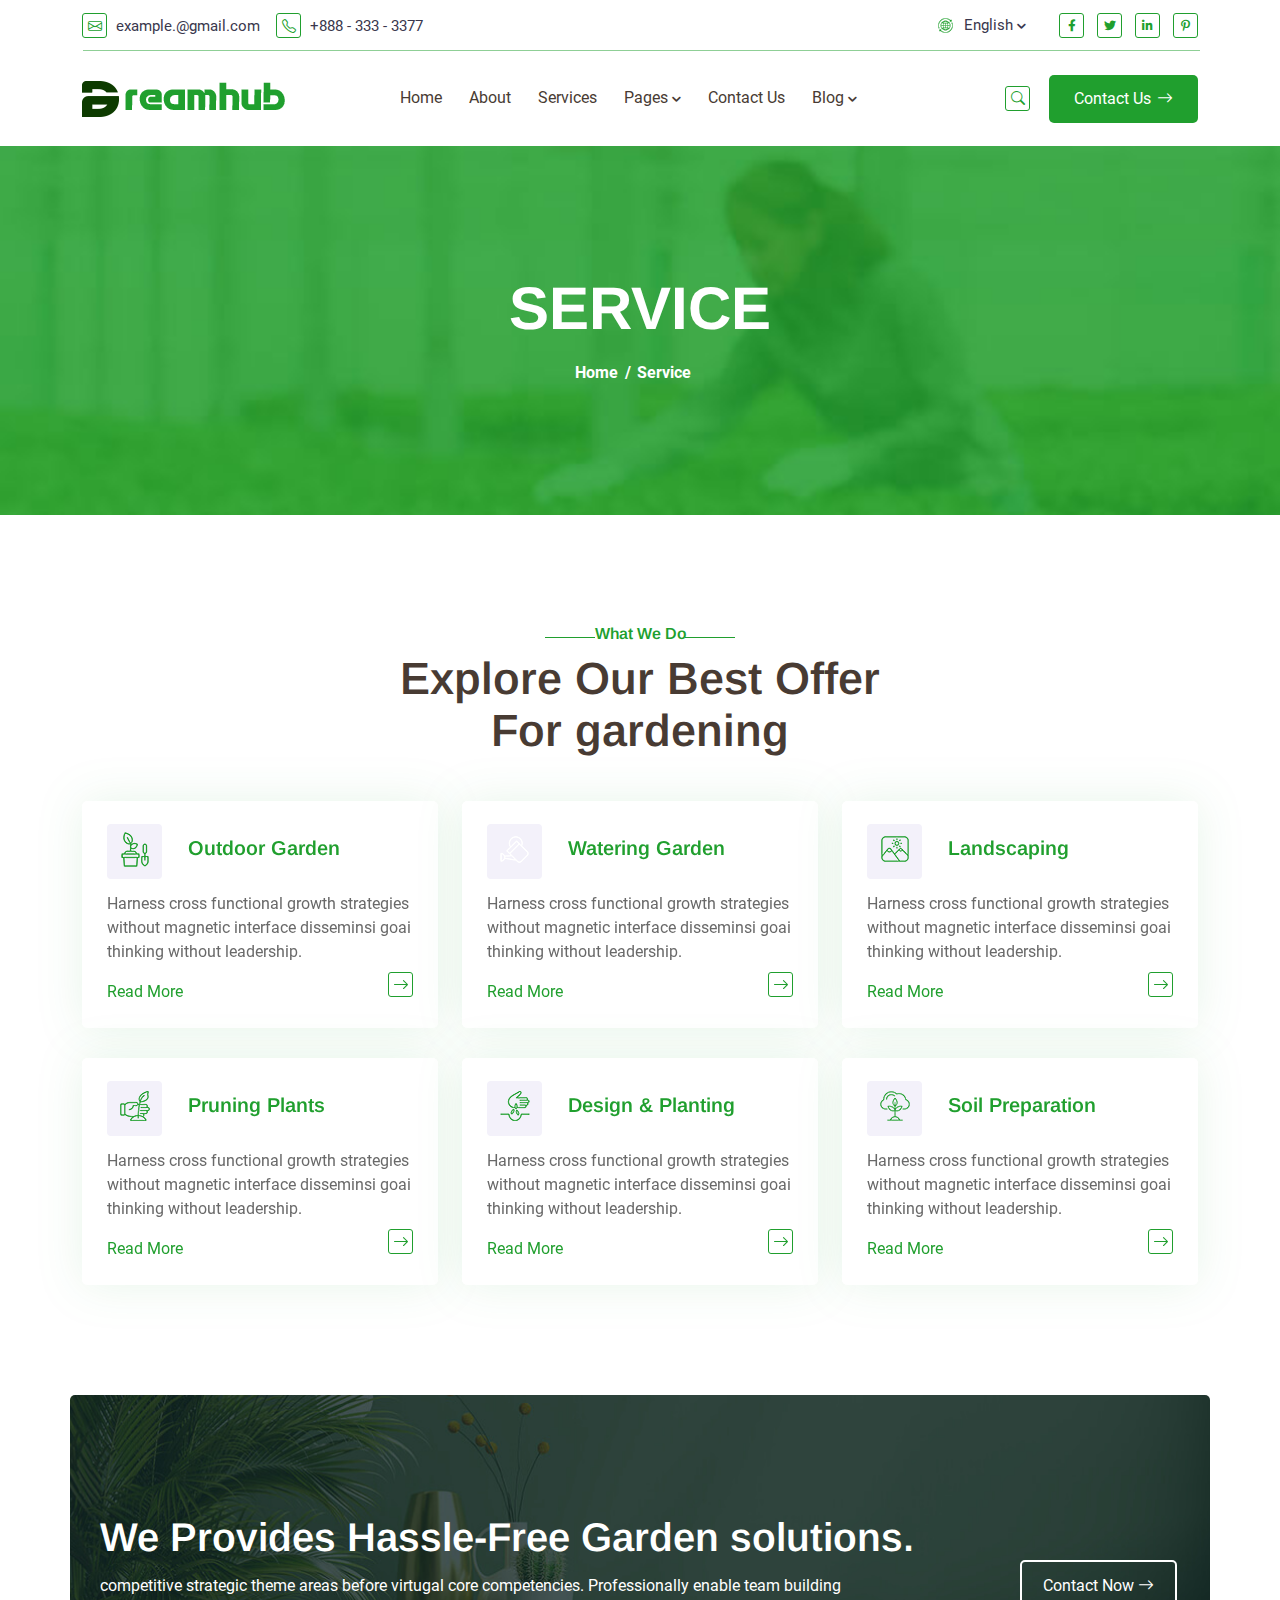
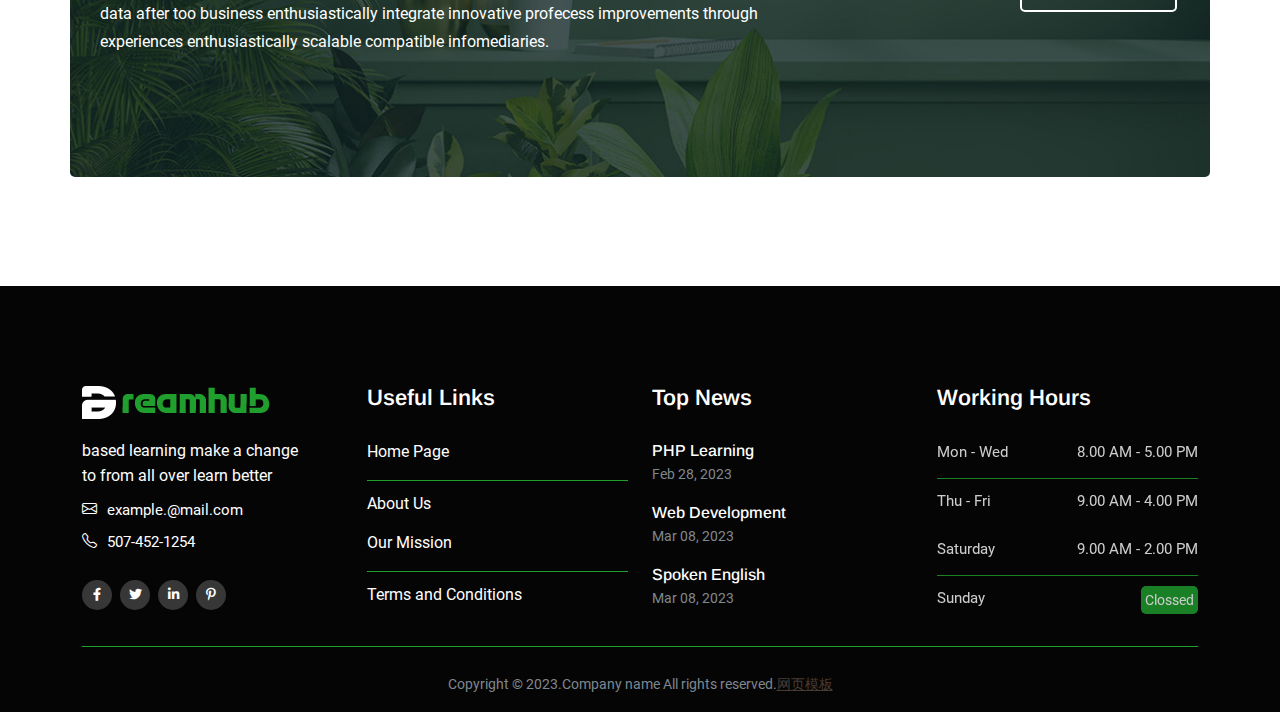
<file: service.html>
<!DOCTYPE HTML>
<html lang="en-US">
<head>
	<meta charset="UTF-8">
	<meta http-equiv="x-ua-compatible" content="ie=edge">
	<title>Dreamhub-Gardening HTML5 Template</title>
	<meta name="description" content="">
	<meta name="viewport" content="width=device-width, initial-scale=1">
	<!-- Favicon -->
	
	<!-- bootstrap CSS -->
	<link rel="stylesheet" href="static/css/bootstrap.min.css" type="text/css" media="all">
	<!-- carousel CSS -->
	<link rel="stylesheet" href="static/css/owl.carousel.min.css" type="text/css" media="all">		
	<!-- font-awesome CSS -->
	<link rel="stylesheet" href="static/css/all.min.css" type="text/css" media="all">	
	<!--mainmenu CSS  -->
	<link rel="stylesheet" href="static/css/meanmenu.min.css" type="text/css" media="all">	
	<!-- Themify Icon CSS -->
	<link rel="stylesheet" href="static/css/themify-icons.css" type="text/css" media="all">	
	<!-- custom-template CSS -->
	<link rel="stylesheet" href="static/css/custom-template.css" type="text/css" media="all">		
	<!-- Main Style CSS -->
	<link rel="stylesheet" href="static/css/style.css" type="text/css" media="all">
	<!-- transitions CSS -->
	<link rel="stylesheet" href="static/css/owl.transitions.css" type="text/css" media="all">
	<!-- venobox CSS -->
	<link rel="stylesheet" href="static/css/venobox.css" type="text/css" media="all">
	<!-- modernizr js -->	
	<script src="static/js/modernizr-3.5.0.min.js"></script>	
	<!-- bootstrap icons -->
	<link rel="stylesheet" href="static/css/bootstrap-icons.css">
	<!-- responsive CSS -->
	<link rel="stylesheet" href="static/css/responsive.css" type="text/css" media="all">
</head>
<body>
	<!-- loder -->
	 <div class="loader-wrapper">
		<div class="loader"></div>
		<div class="loder-section left-section"></div>
		<div class="loder-section right-section"></div>
	</div>
<!--==================================================-->
<!-- Start dreamhub Header top menu Area -->
<!--==================================================-->

<div class="header-top-menu">
	<div class="container">
		<div class="row top-menu">
			<div class="col-lg-6 col-md-6">
				<div class="header-top-menu-adress">
					<ul>
						<li><a href="#"><i class="bi bi-envelope"></i> example.@gmail.com</a></li>
						<li><a href="#"><i class="bi bi-telephone"></i> +888 - 333 - 3377</a></li>
					</ul>
				</div>
			</div>
			<div class="col-lg-6 col-md-6">
				<div class="header-top-menu-content">
					<div class="header-top-menu-content-icon-thumb">
						<img src="static/picture/top-menu-icon.png" alt="icon">
					</div>
					<div class="header-top-menu-content-title">
						<span>English <i class="fas fa-chevron-down"></i></span>
					</div>
					<div class="header-top-menu-social-icon">
						<ul>
							<li><a href="#"><i class="fab fa-facebook-f"></i></a></li>
							<li><a href="#"><i class="fab fa-twitter"></i></a></li>
							<li><a href="#"><i class="fab fa-linkedin-in"></i></a></li>
							<li><a href="#"><i class="fab fa-pinterest-p"></i></a></li>
						</ul>
					</div>
				</div>
			</div>
		</div>
	</div>
</div>
<!--==================================================-->
<!-- Start dreamhub Header menu Area -->
<!--==================================================-->
<div class="header-area" id="sticky-header">
	<div class="container">
		<div class="row align-items-center">
			<div class="col-lg-3 col-md-6">
				<div class="header-logo">
					<a href="index.html"><img src="static/picture/logo.png" alt="logo"></a>
				</div>
			</div>
			<div class="col-lg-6 col-md-6">
				<div class="header-menu">
					<ul>
						<li><a href="index.html">Home</a></li>
						<li><a href="about.html">About</a>	
						</li>
						<li><a href="">Services</a></li>
						<li><a href="#">Pages <i class="fas fa-chevron-down"></i></a>
							<div class="sub-menu">
								<ul>
									<li><a href="about.html">About Us</a></li>
									<li><a href="team.html">Team</a></li>
									<li><a href="">Service</a></li>
									<li><a href="protfolio.html">Protfolio</a></li>
							        <li><a href="protfolio-details.html">Protfolio Details</a></li>
									<li><a href="contact-us.html">Contact Us</a></li>
								</ul>
							</div>
						</li>
						<li><a href="contact-us.html">Contact Us</a></li>
						<li><a href="#">Blog <i class="fas fa-chevron-down"></i></a>
							<div class="sub-menu">
								<ul>
									<li><a href="blog.html">Blog Grid</a></li>
									<li><a href="blog-details.html">Blog Details</a></li>
								</ul>
							</div>
						</li>
					</ul>
				</div>
			</div>
			<div class="col-lg-3 col-md-6">
				<div class="header-search-button">
					<div class="search-box-btn">
						<a class="search-box-btn search-box-outer" href="#"><i class="bi bi-search"></i></a>
					</div>
					<div class="header-btn">
						<a href="contact-us.html">Contact Us <i class="bi bi-arrow-right"></i></a>
					</div>
				</div>
			</div>
		</div>
	</div>
</div>
<!-- Dreamhub Mobile Menu Area -->
<div class="mobile-menu-area sticky d-sm-block d-md-block d-lg-none ">
	<div class="mobile-menu">
		<nav class="dreamhub_menu">
			<ul class="nav_scroll">
				<li><a class="active" href="index.html">Home</a></li>
				<li><a href="about.html">About</a></li>
				<li><a href="">Services</a></li>
				<li><a href="#">Pages <i class="fas fa-chevron-down"></i></a>
					<div class="sub-menu">
						<ul>
							<li><a href="about.html">About Us</a></li>
							<li><a href="team.html">Team</a></li>
							<li><a href="">Service</a></li>
							<li><a href="protfolio.html">Protfolio</a></li>
							<li><a href="protfolio-details.html">Protfolio Details</a></li>
							<li><a href="contact-us.html">Contact Us</a></li>
						</ul>
					</div>
				</li>
				<li><a href="contact.html">Contact Us </a></li>
				<li><a href="#">Blog </a>
					<div class="sub-menu">
						<ul>
							<li><a href="blog.html">Blog</a></li>
							<li><a href="blog-details.html">Blog Details</a></li>
						</ul>
					</div>
				</li>
			</ul>
		</nav>
	</div>
</div>

<!--==================================================-->
<!-- Start dreamhub Breatcome Area -->
<!--==================================================-->
<div class="breatcome-area">
	<div class="container">
		<div class="row">
			<div class="col-lg-12 col-md-12">
				<div class="breatcome-content text-center">
					<div class="breatcome-title">
						<h1>SERVICE</h1>
					</div>
					<div class="bratcome-text">
						<ul>
							<li><a href="index.html">Home</a></li>
							<li>Service</li>
						</ul>
					</div>
				</div>
			</div>
		</div>
	</div>
</div>
<!--==================================================-->
<!-- Start dreamhub Service Area -->
<!--==================================================-->
<div class="service-area">
	<div class="container">
		<div class="row">
			<div class="col-lg-12 col-md-12">
				<div class="section-title text-center">
					<div class="section-sub-title">
						<h5>What We Do</h5>
					</div>
					<div class="section-main-title">
						<h3>Explore Our Best Offer</h3>
						<h3>For gardening</h3>
					</div>
				</div>
			</div>
		</div>
		<div class="row">
			<div class="col-lg-4 col-md-6">
				<div class="service-single-box">
					<div class="single-box-icon-thumb">
						<img src="static/picture/service-icon-1.png" alt="serive icon 1">
					</div>
					<div class="single-box-content">
						<h4>Outdoor Garden</h4>
						<p>Harness cross functional growth strategies
							without magnetic interface disseminsi goai
							thinking without leadership.</p>
						<div class="single-box-btn">
							<a href="#">Read More</a>
							<div class="single-box-icon">
								<i class="bi bi-arrow-right"></i>
							</div>
						</div>	
					</div>
				</div>
			</div>
			<div class="col-lg-4 col-md-6">
				<div class="service-single-box">
					<div class="single-box-icon-thumb">
						<img src="static/picture/service-icon-2.png" alt="serive icon 2">
					</div>
					<div class="single-box-content">
						<h4>Watering Garden</h4>
						<p>Harness cross functional growth strategies
							without magnetic interface disseminsi goai
							thinking without leadership.</p>
						<div class="single-box-btn">
							<a href="#">Read More</a>
							<div class="single-box-icon">
								<i class="bi bi-arrow-right"></i>
							</div>
						</div>	
					</div>
				</div>
			</div>
			<div class="col-lg-4 col-md-6">
				<div class="service-single-box">
					<div class="single-box-icon-thumb">
						<img src="static/picture/service-icon-3.png" alt="serive icon 3">
					</div>
					<div class="single-box-content">
						<h4>Landscaping</h4>
						<p>Harness cross functional growth strategies
							without magnetic interface disseminsi goai
							thinking without leadership.</p>
						<div class="single-box-btn">
							<a href="#">Read More</a>
							<div class="single-box-icon">
								<i class="bi bi-arrow-right"></i>
							</div>
						</div>	
					</div>
				</div>
			</div>
			<div class="col-lg-4 col-md-6">
				<div class="service-single-box">
					<div class="single-box-icon-thumb">
						<img src="static/picture/service-icon-4.png" alt="serive icon 4">
					</div>
					<div class="single-box-content">
						<h4>Pruning Plants</h4>
						<p>Harness cross functional growth strategies
							without magnetic interface disseminsi goai
							thinking without leadership.</p>
						<div class="single-box-btn">
							<a href="#">Read More</a>
							<div class="single-box-icon">
								<i class="bi bi-arrow-right"></i>
							</div>
						</div>	
					</div>
				</div>
			</div>
			<div class="col-lg-4 col-md-6">
				<div class="service-single-box">
					<div class="single-box-icon-thumb">
						<img src="static/picture/service-icon-5.png" alt="serive icon 5">
					</div>
					<div class="single-box-content">
						<h4>Design & Planting</h4>
						<p>Harness cross functional growth strategies
							without magnetic interface disseminsi goai
							thinking without leadership.</p>
						<div class="single-box-btn">
							<a href="#">Read More</a>
							<div class="single-box-icon">
								<i class="bi bi-arrow-right"></i>
							</div>
						</div>	
					</div>
				</div>
			</div>
			<div class="col-lg-4 col-md-6">
				<div class="service-single-box">
					<div class="single-box-icon-thumb">
						<img src="static/picture/service-icon-6.png" alt="serive icon 6">
					</div>
					<div class="single-box-content">
						<h4>Soil Preparation</h4>
						<p>Harness cross functional growth strategies
							without magnetic interface disseminsi goai
							thinking without leadership.</p>
						<div class="single-box-btn">
							<a href="#">Read More</a>
							<div class="single-box-icon">
								<i class="bi bi-arrow-right"></i>
							</div>
						</div>	
					</div>
				</div>
			</div>
		</div>
	</div>
</div>
<!--==================================================-->
<!-- Start dreamhub Contact Us Area -->
<!--==================================================-->
<div class="contact-us-area style">
	<div class="container">
		<div class="row contact align-items-center">
			<div class="col-lg-10 col-md-12">
				<div class="section-title">
					<div class="section-main-title contact">
						<h3>We Provides Hassle-Free Garden solutions.</h3>
					</div>
					<div class="section-discription contact">
						<p>competitive strategic theme areas before virtugal core competencies. Professionally enable team building
							data after too business enthusiastically integrate innovative profecess improvements through experiences
							enthusiastically scalable compatible infomediaries.</p>
					</div>
				</div>
			</div>
			<div class="col-lg-2">
				<div class="dreamhub-btn contact">
					<a href="contact-us.html">Contact Now <i class="bi bi-arrow-right"></i></a>
				</div>
			</div>
		</div>
	</div>
</div>	
<!--==================================================-->
<!-- Start dreamhub Foter Area -->
<!--==================================================-->
<div class="foter-area">
	<div class="container">
		<div class="row">
			<div class="col-lg-3 col-md-6">
				<div class="foter-box">
					<div class="foter-logo">
						<a href="index.html"><img src="static/picture/foter-logo.png" alt="foter logo"></a>
					</div>
					<div class="foter-content">
						<p>based learning make a  change to
							from all over  learn better</p>
					</div>
					<div class="foter-info">
						<ul>
							<li><a href="#"><i class="bi bi-envelope"></i> example.@mail.com</a></li>
							<li><span><i class="bi bi-telephone"></i> 507-452-1254</span></li>
						</ul>
					</div>
					<div class="foter-social-icon">
						<ul>
							<li><a href="#"><i class="fab fa-facebook-f"></i></a></li>
							<li><a href="#"><i class="fab fa-twitter"></i></a></li>
							<li><a href="#"><i class="fab fa-linkedin-in"></i></a></li>
							<li><a href="#"><i class="fab fa-pinterest-p"></i></a></li>
						</ul>
					</div>
				</div>
			</div>
			<div class="col-lg-3 col-md-6">
				<div class="foter-box">
					<div class="wiget-title">
						<h5>Useful Links</h5>
					</div>
					<div class="wiget-menu">
						<ul>
							<li class="menu"><a href="index.html">Home Page</a></li>
							<li><a href="about.html">About Us</a></li>
							<li class="menu"><a href="#">Our Mission</a></li>
							<li><a href="#">Terms and Conditions</a></li>
						</ul>
					</div>
				</div>
			</div>
			<div class="col-lg-3 col-md-6">
				<div class="foter-box">
					<div class="wiget-title">
						<h5>Top News</h5>
					</div>
					<div class="wiget-content">
						<div class="wiget-information">
							<h5>PHP Learning</h5>
							<p>Feb 28, 2023</p>
						</div>
						<div class="wiget-information">
							<h5>Web Development</h5>
							<p>Mar 08, 2023</p>
						</div>
						<div class="wiget-information">
							<h5>Spoken English</h5>
							<p>Mar 08, 2023</p>
						</div>
					</div>
				</div>
			</div>
			<div class="col-lg-3 col-md-6 pr-0">
				<div class="foter-box">
					<div class="wiget-title">
						<h5>Working Hours </h5>
					</div>
					<div class="company-work-hour">
						<ul>
							<li>Mon - Wed <span class="table-text">8.00 AM - 5.00 PM</span></li>
							<li class="table-brb">Thu - Fri <span>9.00 AM - 4.00 PM</span></li>
							<li>Saturday <span>9.00 AM - 2.00 PM</span></li>
							<li class="table-brb">Sunday <span class="style">Clossed</span></li>
						</ul>
					</div>
				</div>
			</div>
		</div>
		<div class="row">
			<div class="col-lg-12">
				<div class="foter-copy-text">
					<p>Copyright &copy; 2023.Company name All rights reserved.<a target="_blank" href="https://sc.chinaz.com/moban/">&#x7F51;&#x9875;&#x6A21;&#x677F;</a></p>
				</div>
			</div>
		</div>
	</div>
</div>
<!--==================================================-->
<!----- Start Search Popup Area ----->
<!--==================================================-->

<!-- scroll strat -->
<div class="scroll-area">
	<div class="top-wrap">
		<div class="go-top-btn-wraper">
			<div class="go-top go-top-button">
				<i class="fas fa-angle-up" aria-hidden="true"></i>
				<i class="fas fa-angle-up" aria-hidden="true"></i>
			</div>
		</div>
	</div>
</div>
<!-- scroll End -->
	
	<!-- jquery js -->	
	<script src="static/js/jquery-3.2.1.min.js"></script>
	<!-- bootstrap js -->	
	<script src="static/js/bootstrap.min.js"></script>
	<!-- carousel js -->
	<script src="static/js/owl.carousel.min.js"></script>
	<!-- counterup js -->
	<script src="static/js/jquery.counterup.min.js"></script>
	<!-- waypoints js -->
	<script src="static/js/waypoints.min.js"></script>
	<!-- wow js -->
	<script src="static/js/wow.js"></script>
	<!-- imagesloaded js -->
	<script src="static/js/imagesloaded.pkgd.min.js"></script>
	<!-- venobox js -->
	<script src="static/js/venobox.js"></script>
	<!--  animated-text js -->	
	<script src="static/js/animated-text.js"></script>
	<!-- venobox min js -->
	<script src="static/js/venobox.min.js"></script>
	<!-- isotope js -->
	<script src="static/js/isotope.pkgd.min.js"></script>
	<!-- jquery meanmenu js -->	
	<script src="static/js/jquery.meanmenu.js"></script>

	<!-- theme js -->	
	<script src="static/js/custom-template.js"></script>
	<script src="static/js/jquery.barfiller.js"></script>
	<!-- jquery js -->
	
</body>
</html>
</file>
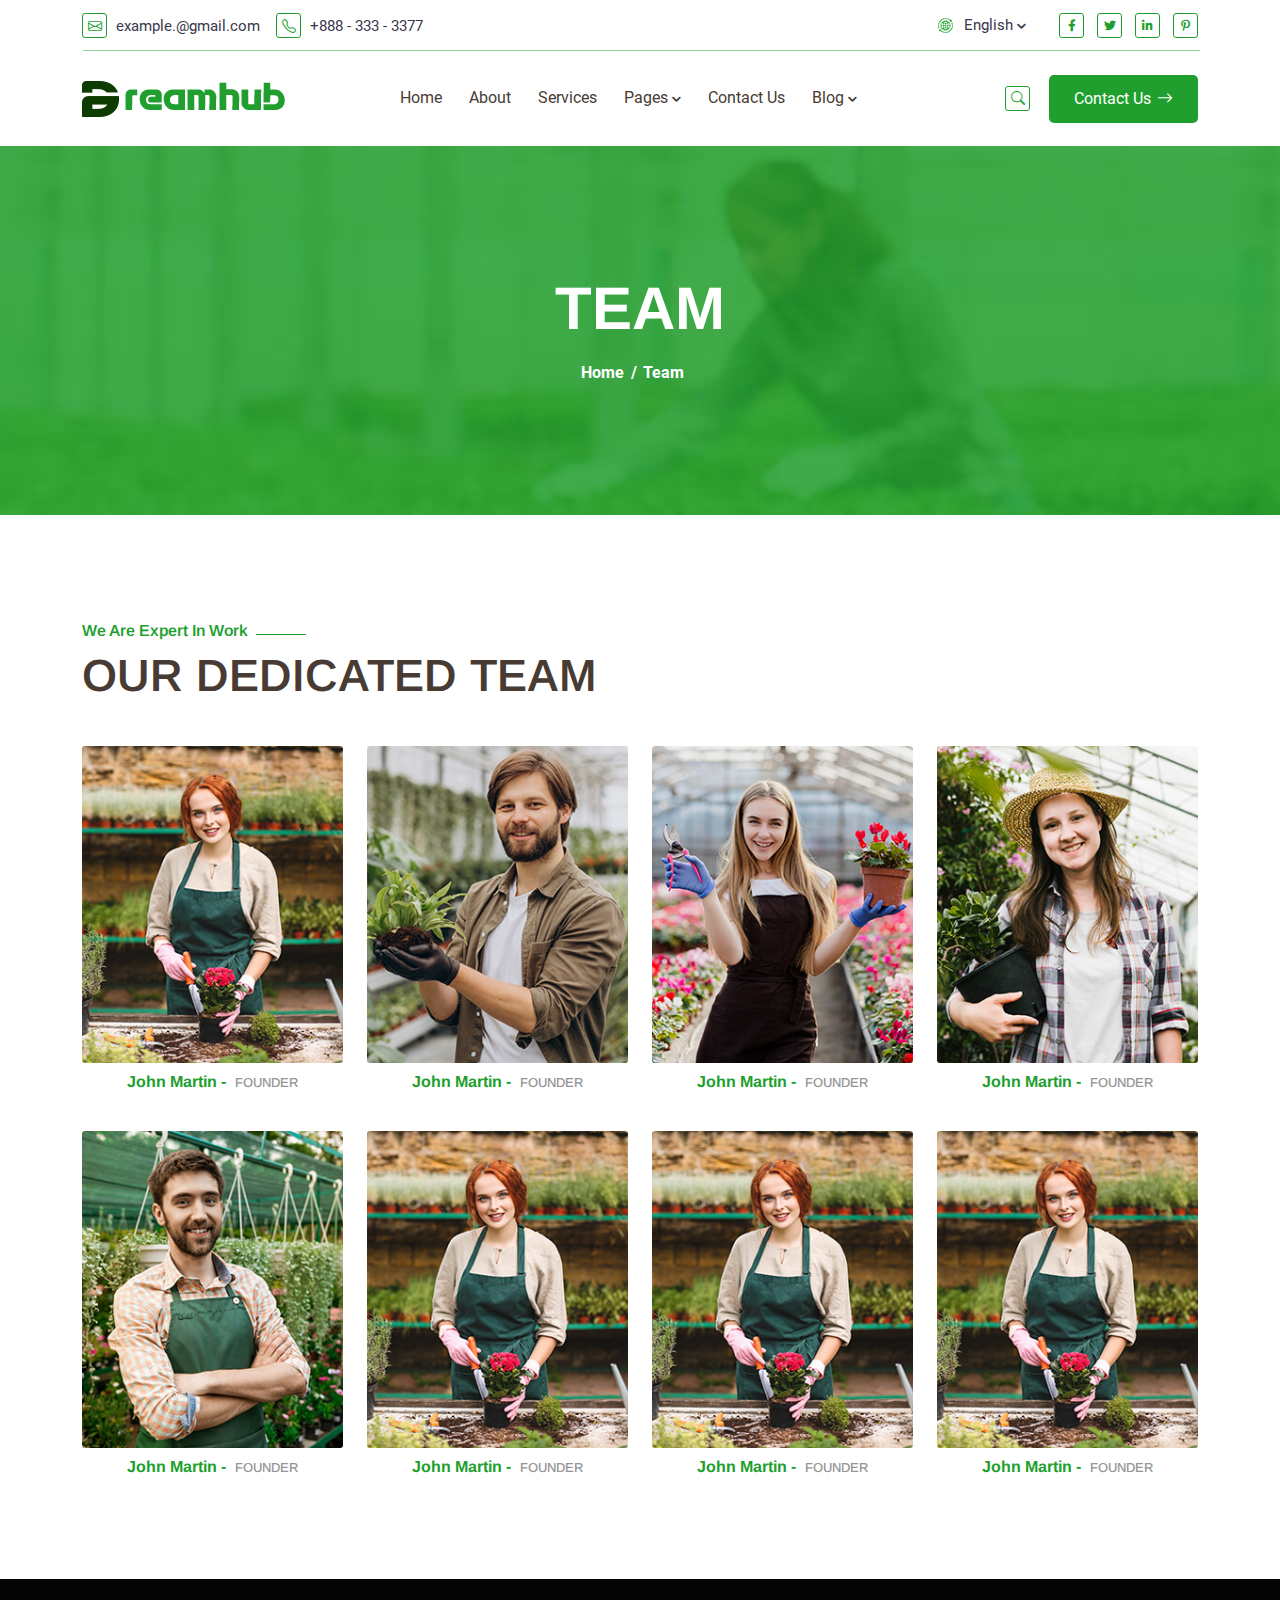
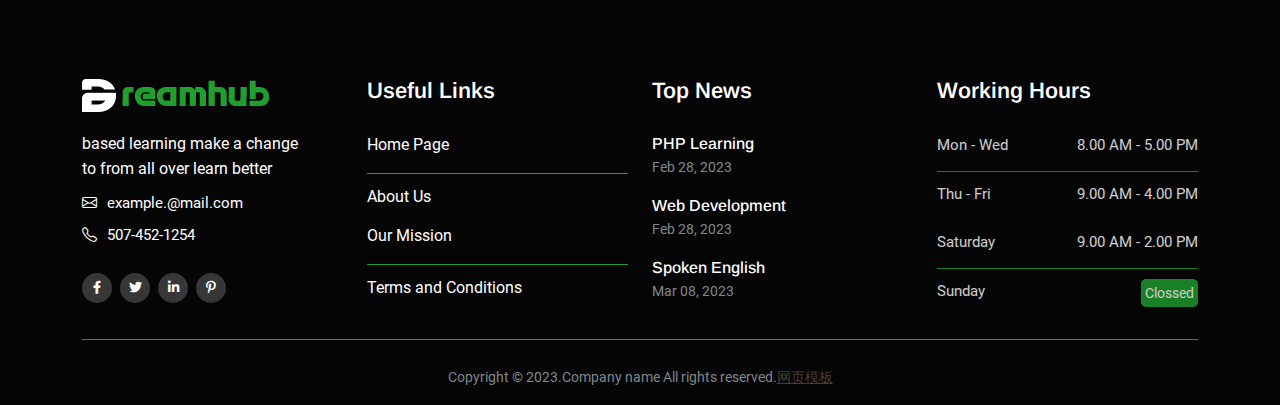
<file: team.html>
<!DOCTYPE HTML>
<html lang="en-US">
<head>
	<meta charset="UTF-8">
	<meta http-equiv="x-ua-compatible" content="ie=edge">
	<title>Dreamhub-Gardening HTML5 Template</title>
	<meta name="description" content="">
	<meta name="viewport" content="width=device-width, initial-scale=1">
	<!-- Favicon -->
	
	<!-- bootstrap CSS -->
	<link rel="stylesheet" href="static/css/bootstrap.min.css" type="text/css" media="all">
	<!-- carousel CSS -->
	<link rel="stylesheet" href="static/css/owl.carousel.min.css" type="text/css" media="all">		
	<!-- font-awesome CSS -->
	<link rel="stylesheet" href="static/css/all.min.css" type="text/css" media="all">	
	<!--mainmenu CSS  -->
	<link rel="stylesheet" href="static/css/meanmenu.min.css" type="text/css" media="all">	
	<!-- Themify Icon CSS -->
	<link rel="stylesheet" href="static/css/themify-icons.css" type="text/css" media="all">	
	<!-- custom-template CSS -->
	<link rel="stylesheet" href="static/css/custom-template.css" type="text/css" media="all">		
	<!-- Main Style CSS -->
	<link rel="stylesheet" href="static/css/style.css" type="text/css" media="all">
	<!-- transitions CSS -->
	<link rel="stylesheet" href="static/css/owl.transitions.css" type="text/css" media="all">
	<!-- venobox CSS -->
	<link rel="stylesheet" href="static/css/venobox.css" type="text/css" media="all">
	<!-- modernizr js -->	
	<script src="static/js/modernizr-3.5.0.min.js"></script>	
	<!-- bootstrap icons -->
	<link rel="stylesheet" href="static/css/bootstrap-icons.css">
	<!-- responsive CSS -->
	<link rel="stylesheet" href="static/css/responsive.css" type="text/css" media="all">
</head>
<body>
	<!-- loder -->
	 <div class="loader-wrapper">
		<div class="loader"></div>
		<div class="loder-section left-section"></div>
		<div class="loder-section right-section"></div>
	</div>
<!--==================================================-->
<!-- Start dreamhub Header top menu Area -->
<!--==================================================-->

<div class="header-top-menu">
	<div class="container">
		<div class="row top-menu">
			<div class="col-lg-6 col-md-6">
				<div class="header-top-menu-adress">
					<ul>
						<li><a href="#"><i class="bi bi-envelope"></i> example.@gmail.com</a></li>
						<li><a href="#"><i class="bi bi-telephone"></i> +888 - 333 - 3377</a></li>
					</ul>
				</div>
			</div>
			<div class="col-lg-6 col-md-6">
				<div class="header-top-menu-content">
					<div class="header-top-menu-content-icon-thumb">
						<img src="static/picture/top-menu-icon.png" alt="icon">
					</div>
					<div class="header-top-menu-content-title">
						<span>English <i class="fas fa-chevron-down"></i></span>
					</div>
					<div class="header-top-menu-social-icon">
						<ul>
							<li><a href="#"><i class="fab fa-facebook-f"></i></a></li>
							<li><a href="#"><i class="fab fa-twitter"></i></a></li>
							<li><a href="#"><i class="fab fa-linkedin-in"></i></a></li>
							<li><a href="#"><i class="fab fa-pinterest-p"></i></a></li>
						</ul>
					</div>
				</div>
			</div>
		</div>
	</div>
</div>
<!--==================================================-->
<!-- Start dreamhub Header menu Area -->
<!--==================================================-->
<div class="header-area" id="sticky-header">
	<div class="container">
		<div class="row align-items-center">
			<div class="col-lg-3 col-md-6">
				<div class="header-logo">
					<a href="index.html"><img src="static/picture/logo.png" alt="logo"></a>
				</div>
			</div>
			<div class="col-lg-6 col-md-6">
				<div class="header-menu">
					<ul>
						<li><a href="index.html">Home</a></li>
						<li><a href="about.html">About</a>	
						</li>
						<li><a href="service.html">Services</a></li>
						<li><a href="#">Pages <i class="fas fa-chevron-down"></i></a>
							<div class="sub-menu">
								<ul>
									<li><a href="about.html">About Us</a></li>
									<li><a href="">Team</a></li>
									<li><a href="service.html">Service</a></li>
									<li><a href="protfolio.html">Protfolio</a></li>
							        <li><a href="protfolio-details.html">Protfolio Details</a></li>
									<li><a href="contact-us.html">Contact Us</a></li>
								</ul>
							</div>
						</li>
						<li><a href="contact-us.html">Contact Us</a></li>
						<li><a href="#">Blog <i class="fas fa-chevron-down"></i></a>
							<div class="sub-menu">
								<ul>
									<li><a href="blog.html">Blog Grid</a></li>
									<li><a href="blog-details.html">Blog Details</a></li>
								</ul>
							</div>
						</li>
					</ul>
				</div>
			</div>
			<div class="col-lg-3 col-md-6">
				<div class="header-search-button">
					<div class="search-box-btn">
						<a class="search-box-btn search-box-outer" href="#"><i class="bi bi-search"></i></a>
					</div>
					<div class="header-btn">
						<a href="contact-us.html">Contact Us <i class="bi bi-arrow-right"></i></a>
					</div>
				</div>
			</div>
		</div>
	</div>
</div>
<!-- Dreamhub Mobile Menu Area -->
<div class="mobile-menu-area sticky d-sm-block d-md-block d-lg-none ">
	<div class="mobile-menu">
		<nav class="dreamhub_menu">
			<ul class="nav_scroll">
				<li><a class="active" href="index.html">Home</a></li>
				<li><a href="about.html">About</a></li>
				<li><a href="service.html">Services</a></li>
				<li><a href="#">Pages <i class="fas fa-chevron-down"></i></a>
					<div class="sub-menu">
						<ul>
							<li><a href="about.html">About Us</a></li>
							<li><a href="">Team</a></li>
							<li><a href="service.html">Service</a></li>
							<li><a href="protfolio.html">Protfolio</a></li>
							<li><a href="protfolio-details.html">Protfolio Details</a></li>
							<li><a href="contact-us.html">Contact Us</a></li>
						</ul>
					</div>
				</li>
				<li><a href="contact.html">Contact Us </a></li>
				<li><a href="#">Blog </a>
					<div class="sub-menu">
						<ul>
							<li><a href="blog.html">Blog</a></li>
							<li><a href="blog-details.html">Blog Details</a></li>
						</ul>
					</div>
				</li>
			</ul>
		</nav>
	</div>
</div>

<!--==================================================-->
<!-- Start dreamhub Breatcome Area -->
<!--==================================================-->
<div class="breatcome-area">
	<div class="container">
		<div class="row">
			<div class="col-lg-12 col-md-12">
				<div class="breatcome-content text-center">
					<div class="breatcome-title">
						<h1>TEAM</h1>
					</div>
					<div class="bratcome-text">
						<ul>
							<li><a href="index.html">Home</a></li>
							<li>Team</li>
						</ul>
					</div>
				</div>
			</div>
		</div>
	</div>
</div>
<!--==================================================-->
<!-- Start dreamhub Team Area -->
<!--==================================================-->
<div class="team-area">
	<div class="container">
		<div class="row">
			<div class="col-lg-12">
				<div class="section-title">
					<div class="section-sub-title team">
						<h5>We Are Expert In Work</h5>
					</div>
					<div class="section-main-title">
						<h3>OUR DEDICATED TEAM</h3>
					</div>
				</div>
			</div>
		</div>
		<div class="row">
			<div class="col-lg-3 col-md-6">
				<div class="team-single-box">
					<div class="team-thumb">
						<img src="static/picture/team-1.jpg" alt="team 1">
						<div class="team-social-icon">
							<ul>
								<li><a href="#"><i class="fab fa-facebook-f"></i></a></li>
								<li><a href="#"><i class="fab fa-twitter"></i></a></li>
								<li><a href="#"><i class="fab fa-linkedin-in"></i></a></li>
								<li><a href="#"><i class="fab fa-pinterest-p"></i></a></li>
							</ul>
						</div>
					</div>
					<div class="team-content">
						<h4>John Martin - <span>FOUNDER</span></h4>
					</div>
				</div>
			</div>
			<div class="col-lg-3 col-md-6">
				<div class="team-single-box">
					<div class="team-thumb">
						<img src="static/picture/team-2.jpg" alt="team 2">
						<div class="team-social-icon">
							<ul>
								<li><a href="#"><i class="fab fa-facebook-f"></i></a></li>
								<li><a href="#"><i class="fab fa-twitter"></i></a></li>
								<li><a href="#"><i class="fab fa-linkedin-in"></i></a></li>
								<li><a href="#"><i class="fab fa-pinterest-p"></i></a></li>
							</ul>
						</div>
					</div>
					<div class="team-content">
						<h4>John Martin - <span>FOUNDER</span></h4>
					</div>
				</div>
			</div>
			<div class="col-lg-3 col-md-6">
				<div class="team-single-box">
					<div class="team-thumb">
						<img src="static/picture/team-3.jpg" alt="team 3">
						<div class="team-social-icon">
							<ul>
								<li><a href="#"><i class="fab fa-facebook-f"></i></a></li>
								<li><a href="#"><i class="fab fa-twitter"></i></a></li>
								<li><a href="#"><i class="fab fa-linkedin-in"></i></a></li>
								<li><a href="#"><i class="fab fa-pinterest-p"></i></a></li>
							</ul>
						</div>
					</div>
					<div class="team-content">
						<h4>John Martin - <span>FOUNDER</span></h4>
					</div>
				</div>
			</div>
			<div class="col-lg-3 col-md-6">
				<div class="team-single-box">
					<div class="team-thumb">
						<img src="static/picture/team-4.jpg" alt="team 4">
						<div class="team-social-icon">
							<ul>
								<li><a href="#"><i class="fab fa-facebook-f"></i></a></li>
								<li><a href="#"><i class="fab fa-twitter"></i></a></li>
								<li><a href="#"><i class="fab fa-linkedin-in"></i></a></li>
								<li><a href="#"><i class="fab fa-pinterest-p"></i></a></li>
							</ul>
						</div>
					</div>
					<div class="team-content">
						<h4>John Martin - <span>FOUNDER</span></h4>
					</div>
				</div>
			</div>
			<div class="col-lg-3 col-md-6">
				<div class="team-single-box">
					<div class="team-thumb">
						<img src="static/picture/team-5.jpg" alt="team 5">
						<div class="team-social-icon">
							<ul>
								<li><a href="#"><i class="fab fa-facebook-f"></i></a></li>
								<li><a href="#"><i class="fab fa-twitter"></i></a></li>
								<li><a href="#"><i class="fab fa-linkedin-in"></i></a></li>
								<li><a href="#"><i class="fab fa-pinterest-p"></i></a></li>
							</ul>
						</div>
					</div>
					<div class="team-content">
						<h4>John Martin - <span>FOUNDER</span></h4>
					</div>
				</div>
			</div>
			<div class="col-lg-3 col-md-6">
				<div class="team-single-box">
					<div class="team-thumb">
						<img src="static/picture/team-1.jpg" alt="team 1">
						<div class="team-social-icon">
							<ul>
								<li><a href="#"><i class="fab fa-facebook-f"></i></a></li>
								<li><a href="#"><i class="fab fa-twitter"></i></a></li>
								<li><a href="#"><i class="fab fa-linkedin-in"></i></a></li>
								<li><a href="#"><i class="fab fa-pinterest-p"></i></a></li>
							</ul>
						</div>
					</div>
					<div class="team-content">
						<h4>John Martin - <span>FOUNDER</span></h4>
					</div>
				</div>
			</div>
			<div class="col-lg-3 col-md-6">
				<div class="team-single-box">
					<div class="team-thumb">
						<img src="static/picture/team-1.jpg" alt="team 1">
						<div class="team-social-icon">
							<ul>
								<li><a href="#"><i class="fab fa-facebook-f"></i></a></li>
								<li><a href="#"><i class="fab fa-twitter"></i></a></li>
								<li><a href="#"><i class="fab fa-linkedin-in"></i></a></li>
								<li><a href="#"><i class="fab fa-pinterest-p"></i></a></li>
							</ul>
						</div>
					</div>
					<div class="team-content">
						<h4>John Martin - <span>FOUNDER</span></h4>
					</div>
				</div>
			</div>
			<div class="col-lg-3 col-md-6">
				<div class="team-single-box">
					<div class="team-thumb">
						<img src="static/picture/team-1.jpg" alt="team 1">
						<div class="team-social-icon">
							<ul>
								<li><a href="#"><i class="fab fa-facebook-f"></i></a></li>
								<li><a href="#"><i class="fab fa-twitter"></i></a></li>
								<li><a href="#"><i class="fab fa-linkedin-in"></i></a></li>
								<li><a href="#"><i class="fab fa-pinterest-p"></i></a></li>
							</ul>
						</div>
					</div>
					<div class="team-content">
						<h4>John Martin - <span>FOUNDER</span></h4>
					</div>
				</div>
			</div>
		</div>
	</div>
</div>
<!--==================================================-->
<!-- Start dreamhub Foter Area -->
<!--==================================================-->
<div class="foter-area">
	<div class="container">
		<div class="row">
			<div class="col-lg-3 col-md-6">
				<div class="foter-box">
					<div class="foter-logo">
						<a href="index.html"><img src="static/picture/foter-logo.png" alt="foter logo"></a>
					</div>
					<div class="foter-content">
						<p>based learning make a  change to
							from all over  learn better</p>
					</div>
					<div class="foter-info">
						<ul>
							<li><a href="#"><i class="bi bi-envelope"></i> example.@mail.com</a></li>
							<li><span><i class="bi bi-telephone"></i> 507-452-1254</span></li>
						</ul>
					</div>
					<div class="foter-social-icon">
						<ul>
							<li><a href="#"><i class="fab fa-facebook-f"></i></a></li>
							<li><a href="#"><i class="fab fa-twitter"></i></a></li>
							<li><a href="#"><i class="fab fa-linkedin-in"></i></a></li>
							<li><a href="#"><i class="fab fa-pinterest-p"></i></a></li>
						</ul>
					</div>
				</div>
			</div>
			<div class="col-lg-3 col-md-6">
				<div class="foter-box">
					<div class="wiget-title">
						<h5>Useful Links</h5>
					</div>
					<div class="wiget-menu">
						<ul>
							<li class="menu"><a href="index.html">Home Page</a></li>
							<li><a href="about.html">About Us</a></li>
							<li class="menu"><a href="#">Our Mission</a></li>
							<li><a href="#">Terms and Conditions</a></li>
						</ul>
					</div>
				</div>
			</div>
			<div class="col-lg-3 col-md-6">
				<div class="foter-box">
					<div class="wiget-title">
						<h5>Top News</h5>
					</div>
					<div class="wiget-content">
						<div class="wiget-information">
							<h5>PHP Learning</h5>
							<p>Feb 28, 2023</p>
						</div>
						<div class="wiget-information">
							<h5>Web Development</h5>
							<p>Feb 28, 2023</p>
						</div>
						<div class="wiget-information">
							<h5>Spoken English</h5>
							<p>Mar 08, 2023</p>
						</div>
					</div>
				</div>
			</div>
			<div class="col-lg-3 col-md-6 pr-0">
				<div class="foter-box">
					<div class="wiget-title">
						<h5>Working Hours </h5>
					</div>
					<div class="company-work-hour">
						<ul>
							<li>Mon - Wed <span class="table-text">8.00 AM - 5.00 PM</span></li>
							<li class="table-brb">Thu - Fri <span>9.00 AM - 4.00 PM</span></li>
							<li>Saturday <span>9.00 AM - 2.00 PM</span></li>
							<li class="table-brb">Sunday <span class="style">Clossed</span></li>
						</ul>
					</div>
				</div>
			</div>
		</div>
		<div class="row">
			<div class="col-lg-12">
				<div class="foter-copy-text">
					<p>Copyright &copy; 2023.Company name All rights reserved.<a target="_blank" href="https://sc.chinaz.com/moban/">&#x7F51;&#x9875;&#x6A21;&#x677F;</a></p>
				</div>
			</div>
		</div>
	</div>
</div>
<!--==================================================-->
<!----- Start Search Popup Area ----->
<!--==================================================-->

<!-- scroll strat -->
<div class="scroll-area">
	<div class="top-wrap">
		<div class="go-top-btn-wraper">
			<div class="go-top go-top-button">
				<i class="fas fa-angle-up" aria-hidden="true"></i>
				<i class="fas fa-angle-up" aria-hidden="true"></i>
			</div>
		</div>
	</div>
</div>
<!-- scroll End -->

	<!-- jquery js -->	
	<script src="static/js/jquery-3.2.1.min.js"></script>
	<!-- bootstrap js -->	
	<script src="static/js/bootstrap.min.js"></script>
	<!-- carousel js -->
	<script src="static/js/owl.carousel.min.js"></script>
	<!-- counterup js -->
	<script src="static/js/jquery.counterup.min.js"></script>
	<!-- waypoints js -->
	<script src="static/js/waypoints.min.js"></script>
	<!-- wow js -->
	<script src="static/js/wow.js"></script>
	<!-- imagesloaded js -->
	<script src="static/js/imagesloaded.pkgd.min.js"></script>
	<!-- venobox js -->
	<script src="static/js/venobox.js"></script>
	<!--  animated-text js -->	
	<script src="static/js/animated-text.js"></script>
	<!-- venobox min js -->
	<script src="static/js/venobox.min.js"></script>
	<!-- isotope js -->
	<script src="static/js/isotope.pkgd.min.js"></script>
	<!-- jquery meanmenu js -->	
	<script src="static/js/jquery.meanmenu.js"></script>

	<!-- theme js -->	
	<script src="static/js/custom-template.js"></script>
	<script src="static/js/jquery.barfiller.js"></script>
	<!-- jquery js -->
	
</body>
</html>
</file>
<file: static/css/themify-icons.css>
@font-face {
	font-family: 'themify';
	src:url('https://dreamthemebd.dreamitsolution.net/html/dreamhub/gardening/assets/css/fonts/themify.eot?-fvbane');
	src:url('https://dreamthemebd.dreamitsolution.net/html/dreamhub/gardening/assets/css/fonts/themify.eot?') format('embedded-opentype'),
		url('https://dreamthemebd.dreamitsolution.net/html/dreamhub/gardening/assets/css/fonts/themify.woff?-fvbane') format('woff'),
		url('https://dreamthemebd.dreamitsolution.net/html/dreamhub/gardening/assets/css/fonts/themify.ttf?-fvbane') format('truetype'),
		url('https://dreamthemebd.dreamitsolution.net/html/dreamhub/gardening/assets/css/fonts/themify.svg?-fvbane') format('svg');
	font-weight: normal;
	font-style: normal;
}

[class^="ti-"], [class*=" ti-"] {
	font-family: 'themify';
	speak: none;
	font-style: normal;
	font-weight: normal;
	font-variant: normal;
	text-transform: none;
	line-height: 1;

	/* Better Font Rendering =========== */
	-webkit-font-smoothing: antialiased;
	-moz-osx-font-smoothing: grayscale;
}

.ti-wand:before {
	content: "\e600";
}
.ti-volume:before {
	content: "\e601";
}
.ti-user:before {
	content: "\e602";
}
.ti-unlock:before {
	content: "\e603";
}
.ti-unlink:before {
	content: "\e604";
}
.ti-trash:before {
	content: "\e605";
}
.ti-thought:before {
	content: "\e606";
}
.ti-target:before {
	content: "\e607";
}
.ti-tag:before {
	content: "\e608";
}
.ti-tablet:before {
	content: "\e609";
}
.ti-star:before {
	content: "\e60a";
}
.ti-spray:before {
	content: "\e60b";
}
.ti-signal:before {
	content: "\e60c";
}
.ti-shopping-cart:before {
	content: "\e60d";
}
.ti-shopping-cart-full:before {
	content: "\e60e";
}
.ti-settings:before {
	content: "\e60f";
}
.ti-search:before {
	content: "\e610";
}
.ti-zoom-in:before {
	content: "\e611";
}
.ti-zoom-out:before {
	content: "\e612";
}
.ti-cut:before {
	content: "\e613";
}
.ti-ruler:before {
	content: "\e614";
}
.ti-ruler-pencil:before {
	content: "\e615";
}
.ti-ruler-alt:before {
	content: "\e616";
}
.ti-bookmark:before {
	content: "\e617";
}
.ti-bookmark-alt:before {
	content: "\e618";
}
.ti-reload:before {
	content: "\e619";
}
.ti-plus:before {
	content: "\e61a";
}
.ti-pin:before {
	content: "\e61b";
}
.ti-pencil:before {
	content: "\e61c";
}
.ti-pencil-alt:before {
	content: "\e61d";
}
.ti-paint-roller:before {
	content: "\e61e";
}
.ti-paint-bucket:before {
	content: "\e61f";
}
.ti-na:before {
	content: "\e620";
}
.ti-mobile:before {
	content: "\e621";
}
.ti-minus:before {
	content: "\e622";
}
.ti-medall:before {
	content: "\e623";
}
.ti-medall-alt:before {
	content: "\e624";
}
.ti-marker:before {
	content: "\e625";
}
.ti-marker-alt:before {
	content: "\e626";
}
.ti-arrow-up:before {
	content: "\e627";
}
.ti-arrow-right:before {
	content: "\e628";
}
.ti-arrow-left:before {
	content: "\e629";
}
.ti-arrow-down:before {
	content: "\e62a";
}
.ti-lock:before {
	content: "\e62b";
}
.ti-location-arrow:before {
	content: "\e62c";
}
.ti-link:before {
	content: "\e62d";
}
.ti-layout:before {
	content: "\e62e";
}
.ti-layers:before {
	content: "\e62f";
}
.ti-layers-alt:before {
	content: "\e630";
}
.ti-key:before {
	content: "\e631";
}
.ti-import:before {
	content: "\e632";
}
.ti-image:before {
	content: "\e633";
}
.ti-heart:before {
	content: "\e634";
}
.ti-heart-broken:before {
	content: "\e635";
}
.ti-hand-stop:before {
	content: "\e636";
}
.ti-hand-open:before {
	content: "\e637";
}
.ti-hand-drag:before {
	content: "\e638";
}
.ti-folder:before {
	content: "\e639";
}
.ti-flag:before {
	content: "\e63a";
}
.ti-flag-alt:before {
	content: "\e63b";
}
.ti-flag-alt-2:before {
	content: "\e63c";
}
.ti-eye:before {
	content: "\e63d";
}
.ti-export:before {
	content: "\e63e";
}
.ti-exchange-vertical:before {
	content: "\e63f";
}
.ti-desktop:before {
	content: "\e640";
}
.ti-cup:before {
	content: "\e641";
}
.ti-crown:before {
	content: "\e642";
}
.ti-comments:before {
	content: "\e643";
}
.ti-comment:before {
	content: "\e644";
}
.ti-comment-alt:before {
	content: "\e645";
}
.ti-close:before {
	content: "\e646";
}
.ti-clip:before {
	content: "\e647";
}
.ti-angle-up:before {
	content: "\e648";
}
.ti-angle-right:before {
	content: "\e649";
}
.ti-angle-left:before {
	content: "\e64a";
}
.ti-angle-down:before {
	content: "\e64b";
}
.ti-check:before {
	content: "\e64c";
}
.ti-check-box:before {
	content: "\e64d";
}
.ti-camera:before {
	content: "\e64e";
}
.ti-announcement:before {
	content: "\e64f";
}
.ti-brush:before {
	content: "\e650";
}
.ti-briefcase:before {
	content: "\e651";
}
.ti-bolt:before {
	content: "\e652";
}
.ti-bolt-alt:before {
	content: "\e653";
}
.ti-blackboard:before {
	content: "\e654";
}
.ti-bag:before {
	content: "\e655";
}
.ti-move:before {
	content: "\e656";
}
.ti-arrows-vertical:before {
	content: "\e657";
}
.ti-arrows-horizontal:before {
	content: "\e658";
}
.ti-fullscreen:before {
	content: "\e659";
}
.ti-arrow-top-right:before {
	content: "\e65a";
}
.ti-arrow-top-left:before {
	content: "\e65b";
}
.ti-arrow-circle-up:before {
	content: "\e65c";
}
.ti-arrow-circle-right:before {
	content: "\e65d";
}
.ti-arrow-circle-left:before {
	content: "\e65e";
}
.ti-arrow-circle-down:before {
	content: "\e65f";
}
.ti-angle-double-up:before {
	content: "\e660";
}
.ti-angle-double-right:before {
	content: "\e661";
}
.ti-angle-double-left:before {
	content: "\e662";
}
.ti-angle-double-down:before {
	content: "\e663";
}
.ti-zip:before {
	content: "\e664";
}
.ti-world:before {
	content: "\e665";
}
.ti-wheelchair:before {
	content: "\e666";
}
.ti-view-list:before {
	content: "\e667";
}
.ti-view-list-alt:before {
	content: "\e668";
}
.ti-view-grid:before {
	content: "\e669";
}
.ti-uppercase:before {
	content: "\e66a";
}
.ti-upload:before {
	content: "\e66b";
}
.ti-underline:before {
	content: "\e66c";
}
.ti-truck:before {
	content: "\e66d";
}
.ti-timer:before {
	content: "\e66e";
}
.ti-ticket:before {
	content: "\e66f";
}
.ti-thumb-up:before {
	content: "\e670";
}
.ti-thumb-down:before {
	content: "\e671";
}
.ti-text:before {
	content: "\e672";
}
.ti-stats-up:before {
	content: "\e673";
}
.ti-stats-down:before {
	content: "\e674";
}
.ti-split-v:before {
	content: "\e675";
}
.ti-split-h:before {
	content: "\e676";
}
.ti-smallcap:before {
	content: "\e677";
}
.ti-shine:before {
	content: "\e678";
}
.ti-shift-right:before {
	content: "\e679";
}
.ti-shift-left:before {
	content: "\e67a";
}
.ti-shield:before {
	content: "\e67b";
}
.ti-notepad:before {
	content: "\e67c";
}
.ti-server:before {
	content: "\e67d";
}
.ti-quote-right:before {
	content: "\e67e";
}
.ti-quote-left:before {
	content: "\e67f";
}
.ti-pulse:before {
	content: "\e680";
}
.ti-printer:before {
	content: "\e681";
}
.ti-power-off:before {
	content: "\e682";
}
.ti-plug:before {
	content: "\e683";
}
.ti-pie-chart:before {
	content: "\e684";
}
.ti-paragraph:before {
	content: "\e685";
}
.ti-panel:before {
	content: "\e686";
}
.ti-package:before {
	content: "\e687";
}
.ti-music:before {
	content: "\e688";
}
.ti-music-alt:before {
	content: "\e689";
}
.ti-mouse:before {
	content: "\e68a";
}
.ti-mouse-alt:before {
	content: "\e68b";
}
.ti-money:before {
	content: "\e68c";
}
.ti-microphone:before {
	content: "\e68d";
}
.ti-menu:before {
	content: "\e68e";
}
.ti-menu-alt:before {
	content: "\e68f";
}
.ti-map:before {
	content: "\e690";
}
.ti-map-alt:before {
	content: "\e691";
}
.ti-loop:before {
	content: "\e692";
}
.ti-location-pin:before {
	content: "\e693";
}
.ti-list:before {
	content: "\e694";
}
.ti-light-bulb:before {
	content: "\e695";
}
.ti-Italic:before {
	content: "\e696";
}
.ti-info:before {
	content: "\e697";
}
.ti-infinite:before {
	content: "\e698";
}
.ti-id-badge:before {
	content: "\e699";
}
.ti-hummer:before {
	content: "\e69a";
}
.ti-home:before {
	content: "\e69b";
}
.ti-help:before {
	content: "\e69c";
}
.ti-headphone:before {
	content: "\e69d";
}
.ti-harddrives:before {
	content: "\e69e";
}
.ti-harddrive:before {
	content: "\e69f";
}
.ti-gift:before {
	content: "\e6a0";
}
.ti-game:before {
	content: "\e6a1";
}
.ti-filter:before {
	content: "\e6a2";
}
.ti-files:before {
	content: "\e6a3";
}
.ti-file:before {
	content: "\e6a4";
}
.ti-eraser:before {
	content: "\e6a5";
}
.ti-envelope:before {
	content: "\e6a6";
}
.ti-download:before {
	content: "\e6a7";
}
.ti-direction:before {
	content: "\e6a8";
}
.ti-direction-alt:before {
	content: "\e6a9";
}
.ti-dashboard:before {
	content: "\e6aa";
}
.ti-control-stop:before {
	content: "\e6ab";
}
.ti-control-shuffle:before {
	content: "\e6ac";
}
.ti-control-play:before {
	content: "\e6ad";
}
.ti-control-pause:before {
	content: "\e6ae";
}
.ti-control-forward:before {
	content: "\e6af";
}
.ti-control-backward:before {
	content: "\e6b0";
}
.ti-cloud:before {
	content: "\e6b1";
}
.ti-cloud-up:before {
	content: "\e6b2";
}
.ti-cloud-down:before {
	content: "\e6b3";
}
.ti-clipboard:before {
	content: "\e6b4";
}
.ti-car:before {
	content: "\e6b5";
}
.ti-calendar:before {
	content: "\e6b6";
}
.ti-book:before {
	content: "\e6b7";
}
.ti-bell:before {
	content: "\e6b8";
}
.ti-basketball:before {
	content: "\e6b9";
}
.ti-bar-chart:before {
	content: "\e6ba";
}
.ti-bar-chart-alt:before {
	content: "\e6bb";
}
.ti-back-right:before {
	content: "\e6bc";
}
.ti-back-left:before {
	content: "\e6bd";
}
.ti-arrows-corner:before {
	content: "\e6be";
}
.ti-archive:before {
	content: "\e6bf";
}
.ti-anchor:before {
	content: "\e6c0";
}
.ti-align-right:before {
	content: "\e6c1";
}
.ti-align-left:before {
	content: "\e6c2";
}
.ti-align-justify:before {
	content: "\e6c3";
}
.ti-align-center:before {
	content: "\e6c4";
}
.ti-alert:before {
	content: "\e6c5";
}
.ti-alarm-clock:before {
	content: "\e6c6";
}
.ti-agenda:before {
	content: "\e6c7";
}
.ti-write:before {
	content: "\e6c8";
}
.ti-window:before {
	content: "\e6c9";
}
.ti-widgetized:before {
	content: "\e6ca";
}
.ti-widget:before {
	content: "\e6cb";
}
.ti-widget-alt:before {
	content: "\e6cc";
}
.ti-wallet:before {
	content: "\e6cd";
}
.ti-video-clapper:before {
	content: "\e6ce";
}
.ti-video-camera:before {
	content: "\e6cf";
}
.ti-vector:before {
	content: "\e6d0";
}
.ti-themify-logo:before {
	content: "\e6d1";
}
.ti-themify-favicon:before {
	content: "\e6d2";
}
.ti-themify-favicon-alt:before {
	content: "\e6d3";
}
.ti-support:before {
	content: "\e6d4";
}
.ti-stamp:before {
	content: "\e6d5";
}
.ti-split-v-alt:before {
	content: "\e6d6";
}
.ti-slice:before {
	content: "\e6d7";
}
.ti-shortcode:before {
	content: "\e6d8";
}
.ti-shift-right-alt:before {
	content: "\e6d9";
}
.ti-shift-left-alt:before {
	content: "\e6da";
}
.ti-ruler-alt-2:before {
	content: "\e6db";
}
.ti-receipt:before {
	content: "\e6dc";
}
.ti-pin2:before {
	content: "\e6dd";
}
.ti-pin-alt:before {
	content: "\e6de";
}
.ti-pencil-alt2:before {
	content: "\e6df";
}
.ti-palette:before {
	content: "\e6e0";
}
.ti-more:before {
	content: "\e6e1";
}
.ti-more-alt:before {
	content: "\e6e2";
}
.ti-microphone-alt:before {
	content: "\e6e3";
}
.ti-magnet:before {
	content: "\e6e4";
}
.ti-line-double:before {
	content: "\e6e5";
}
.ti-line-dotted:before {
	content: "\e6e6";
}
.ti-line-dashed:before {
	content: "\e6e7";
}
.ti-layout-width-full:before {
	content: "\e6e8";
}
.ti-layout-width-default:before {
	content: "\e6e9";
}
.ti-layout-width-default-alt:before {
	content: "\e6ea";
}
.ti-layout-tab:before {
	content: "\e6eb";
}
.ti-layout-tab-window:before {
	content: "\e6ec";
}
.ti-layout-tab-v:before {
	content: "\e6ed";
}
.ti-layout-tab-min:before {
	content: "\e6ee";
}
.ti-layout-slider:before {
	content: "\e6ef";
}
.ti-layout-slider-alt:before {
	content: "\e6f0";
}
.ti-layout-sidebar-right:before {
	content: "\e6f1";
}
.ti-layout-sidebar-none:before {
	content: "\e6f2";
}
.ti-layout-sidebar-left:before {
	content: "\e6f3";
}
.ti-layout-placeholder:before {
	content: "\e6f4";
}
.ti-layout-menu:before {
	content: "\e6f5";
}
.ti-layout-menu-v:before {
	content: "\e6f6";
}
.ti-layout-menu-separated:before {
	content: "\e6f7";
}
.ti-layout-menu-full:before {
	content: "\e6f8";
}
.ti-layout-media-right-alt:before {
	content: "\e6f9";
}
.ti-layout-media-right:before {
	content: "\e6fa";
}
.ti-layout-media-overlay:before {
	content: "\e6fb";
}
.ti-layout-media-overlay-alt:before {
	content: "\e6fc";
}
.ti-layout-media-overlay-alt-2:before {
	content: "\e6fd";
}
.ti-layout-media-left-alt:before {
	content: "\e6fe";
}
.ti-layout-media-left:before {
	content: "\e6ff";
}
.ti-layout-media-center-alt:before {
	content: "\e700";
}
.ti-layout-media-center:before {
	content: "\e701";
}
.ti-layout-list-thumb:before {
	content: "\e702";
}
.ti-layout-list-thumb-alt:before {
	content: "\e703";
}
.ti-layout-list-post:before {
	content: "\e704";
}
.ti-layout-list-large-image:before {
	content: "\e705";
}
.ti-layout-line-solid:before {
	content: "\e706";
}
.ti-layout-grid4:before {
	content: "\e707";
}
.ti-layout-grid3:before {
	content: "\e708";
}
.ti-layout-grid2:before {
	content: "\e709";
}
.ti-layout-grid2-thumb:before {
	content: "\e70a";
}
.ti-layout-cta-right:before {
	content: "\e70b";
}
.ti-layout-cta-left:before {
	content: "\e70c";
}
.ti-layout-cta-center:before {
	content: "\e70d";
}
.ti-layout-cta-btn-right:before {
	content: "\e70e";
}
.ti-layout-cta-btn-left:before {
	content: "\e70f";
}
.ti-layout-column4:before {
	content: "\e710";
}
.ti-layout-column3:before {
	content: "\e711";
}
.ti-layout-column2:before {
	content: "\e712";
}
.ti-layout-accordion-separated:before {
	content: "\e713";
}
.ti-layout-accordion-merged:before {
	content: "\e714";
}
.ti-layout-accordion-list:before {
	content: "\e715";
}
.ti-ink-pen:before {
	content: "\e716";
}
.ti-info-alt:before {
	content: "\e717";
}
.ti-help-alt:before {
	content: "\e718";
}
.ti-headphone-alt:before {
	content: "\e719";
}
.ti-hand-point-up:before {
	content: "\e71a";
}
.ti-hand-point-right:before {
	content: "\e71b";
}
.ti-hand-point-left:before {
	content: "\e71c";
}
.ti-hand-point-down:before {
	content: "\e71d";
}
.ti-gallery:before {
	content: "\e71e";
}
.ti-face-smile:before {
	content: "\e71f";
}
.ti-face-sad:before {
	content: "\e720";
}
.ti-credit-card:before {
	content: "\e721";
}
.ti-control-skip-forward:before {
	content: "\e722";
}
.ti-control-skip-backward:before {
	content: "\e723";
}
.ti-control-record:before {
	content: "\e724";
}
.ti-control-eject:before {
	content: "\e725";
}
.ti-comments-smiley:before {
	content: "\e726";
}
.ti-brush-alt:before {
	content: "\e727";
}
.ti-youtube:before {
	content: "\e728";
}
.ti-vimeo:before {
	content: "\e729";
}
.ti-twitter:before {
	content: "\e72a";
}
.ti-time:before {
	content: "\e72b";
}
.ti-tumblr:before {
	content: "\e72c";
}
.ti-skype:before {
	content: "\e72d";
}
.ti-share:before {
	content: "\e72e";
}
.ti-share-alt:before {
	content: "\e72f";
}
.ti-rocket:before {
	content: "\e730";
}
.ti-pinterest:before {
	content: "\e731";
}
.ti-new-window:before {
	content: "\e732";
}
.ti-microsoft:before {
	content: "\e733";
}
.ti-list-ol:before {
	content: "\e734";
}
.ti-linkedin:before {
	content: "\e735";
}
.ti-layout-sidebar-2:before {
	content: "\e736";
}
.ti-layout-grid4-alt:before {
	content: "\e737";
}
.ti-layout-grid3-alt:before {
	content: "\e738";
}
.ti-layout-grid2-alt:before {
	content: "\e739";
}
.ti-layout-column4-alt:before {
	content: "\e73a";
}
.ti-layout-column3-alt:before {
	content: "\e73b";
}
.ti-layout-column2-alt:before {
	content: "\e73c";
}
.ti-instagram:before {
	content: "\e73d";
}
.ti-google:before {
	content: "\e73e";
}
.ti-github:before {
	content: "\e73f";
}
.ti-flickr:before {
	content: "\e740";
}
.ti-facebook:before {
	content: "\e741";
}
.ti-dropbox:before {
	content: "\e742";
}
.ti-dribbble:before {
	content: "\e743";
}
.ti-apple:before {
	content: "\e744";
}
.ti-android:before {
	content: "\e745";
}
.ti-save:before {
	content: "\e746";
}
.ti-save-alt:before {
	content: "\e747";
}
.ti-yahoo:before {
	content: "\e748";
}
.ti-wordpress:before {
	content: "\e749";
}
.ti-vimeo-alt:before {
	content: "\e74a";
}
.ti-twitter-alt:before {
	content: "\e74b";
}
.ti-tumblr-alt:before {
	content: "\e74c";
}
.ti-trello:before {
	content: "\e74d";
}
.ti-stack-overflow:before {
	content: "\e74e";
}
.ti-soundcloud:before {
	content: "\e74f";
}
.ti-sharethis:before {
	content: "\e750";
}
.ti-sharethis-alt:before {
	content: "\e751";
}
.ti-reddit:before {
	content: "\e752";
}
.ti-pinterest-alt:before {
	content: "\e753";
}
.ti-microsoft-alt:before {
	content: "\e754";
}
.ti-linux:before {
	content: "\e755";
}
.ti-jsfiddle:before {
	content: "\e756";
}
.ti-joomla:before {
	content: "\e757";
}
.ti-html5:before {
	content: "\e758";
}
.ti-flickr-alt:before {
	content: "\e759";
}
.ti-email:before {
	content: "\e75a";
}
.ti-drupal:before {
	content: "\e75b";
}
.ti-dropbox-alt:before {
	content: "\e75c";
}
.ti-css3:before {
	content: "\e75d";
}
.ti-rss:before {
	content: "\e75e";
}
.ti-rss-alt:before {
	content: "\e75f";
}
</file>
<file: static/css/custom-template.css>
/*
font-family: 'Arimo', sans-serif;
font-family: 'Roboto', sans-serif;

*/


@import url('css2.css');

html, body {
	overflow-x: hidden;
}
html{
    scroll-behavior: smooth;
}

body {	
    color: #696969;
    font-size: 16px;
    font-weight: 400;
    line-height: 24px;
	font-family: 'Roboto', sans-serif;
}

h1,
h2,
h3,
h4,
h5,
h6 {
    color:  #483b33;
    font-family: "Arimo";
    margin: 0;
    line-height:1.1;	
    font-weight: 500;
    -webkit-transition: .5s;
    transition: .5s;
}
h1 {
    font-size:46px;
}
h2 {
    font-size: 35px;
	
}
h3 {
    font-size: 30px;
}
h4 {
    font-size: 24px;
}
h5 {
    font-size: 20px;
}
h6 {
    font-size: 18px;
}
a{
    -webkit-transition: all 0.3s ease-out 0s;
    transition: all 0.3s ease-out 0s;
}
a{
	 color: #483b33;
}
a:focus,
.btn:focus {
    text-decoration: none;
    outline: none;
}
a:focus,
a:hover {
    text-decoration: none;
    text-decoration: none;	
}

h1 a,
h2 a,
h3 a,
h4 a,
h5 a,
h6 a {
    color: inherit;
    -webkit-transition: .5s;
    transition: .5s;
}

ul {
    margin: 0px;
    padding: 0px;
}

input:focus, button:focus {
    border-color: #209f2e;
    outline-color: #209f2e;
    border: 1px solid #209f2e;
    overflow: visible;
    visibility: visible;
}
textarea:focus{
	border-color:#209f2e;
	outline-color:#209f2e;
}
hr {
    margin: 60px 0;
    padding: 0px;
    border-bottom: 1px solid #eceff8;
    border-top: 0px;
}

label {
    color: #54595f;
    cursor: pointer;
    font-size: 14px;
    font-weight: 400;
}

a,i, cite, em, var, address, dfn,ol,li,ul{
	font-style:normal;
	font-weight:400;
}


*::-moz-selection {
    background: #4fc1f0;
    color: #454545;
    text-shadow: none;
}
::-moz-selection {
    background: #4fc1f0;
    color: #454545;
    text-shadow: none;
}
::selection {
    background: #4fc1f0;
    color: #454545;
    text-shadow: none;
}

::placeholder {
    color: #454545;
    font-size: 10px;
}
::-webkit-input-placeholder {
    /* Chrome/Opera/Safari */
    
    color: #454545;
}
::-moz-placeholder {
    /* Firefox 19+ */    
    color: #454545;
}
:-ms-input-placeholder {
    /* IE 10+ */
    
    color: #454545;
}
:-moz-placeholder {
    /* Firefox 18- */
    
    color: #454545;
}
</file>
<file: static/css/style.css>
/*===============================================
Template Name: dreamhub - Digital Agency HTML5 Template
Version: 0.1
================================================*/

/*TABLE OF CONTENTS*/
/*=====================
01. Start dreamhub Header Menu Area Css
02. Start dreamhub Hero Area Css
03. Start dreamhub Service Area Css
04. Start dreamhub about Area Css
05. Start dreamhub Work Process Area Css
06. Start dreamhub About Style Two Css
07. Start dreamhub About Style Three Css
08. Start dreamhub Testimonial Area Css
09. Start dreamhub Team Area Css
10. Start dreamhub Pricing Area Css
11. Start dreamhub Brand Area Css
12. Start dreamhub Foter Area Css
=======================*/

/*================================================
 <--Start dreamhub Header Top Menu Area Css-->
=================================================*/
.header-top-menu {
  background: #fff;
  padding: 13px 0;
}
.header-top-menu .row.top-menu {
  position: relative;
}
.header-top-menu .row.top-menu::before {
  position: absolute;
  content: "";
  height: 1px;
  width: 98%;
  left: 13px;
  background: #209f2e;
  bottom: -13px;
  opacity: .5;
}
.header-top-menu-adress ul {
  list-style: none;
}
.header-top-menu-adress ul li {
  display: inline-block;
  padding-right: 12px;
}
.header-top-menu-adress ul li a {
  display: inline-block;
  text-decoration: none;
  font-size: 15px;
  color: #39374d;
  font-weight: 400;
}
.header-top-menu-adress ul li a i {
  font-size: 14px;
  border: 1px solid #209f2e;
  color: #209f2e;
  width: 25px;
  height: 25px;
  line-height: 25px;
  display: inline-block;
  text-align: center;
  border-radius: 3px;
  margin-right: 5px;
}
.header-top-menu-content {
  text-align: right;
}
.header-top-menu-content-icon-thumb {
  display: inline-block;
}
.header-top-menu-content-title {
  display: inline-block;
  margin-left: 7px;
}
.header-top-menu-content-title span {
  font-size: 15px;
  color: #39374d;
  font-weight: 400;
}
.header-top-menu-content-title span i {
  font-size: 10px;
}
.header-top-menu-social-icon {
  display: inline-block;
  margin-left: 20px;
}
.header-top-menu-social-icon ul {
  list-style: none;
}
.header-top-menu-social-icon ul li {
  display: inline-block;
  margin-left: 9px;
}
.header-top-menu-social-icon ul li a {
  font-size: 12px;
  color: #209f2e;
  display: inline-block;
  border: 1px solid #209f2e;
  height: 25px;
  width: 25px;
  line-height: 25px;
  text-align: center;
  border-radius: 3px;
  transition: .5s;
}
.header-top-menu-social-icon ul li a:hover {
  background: #209f2e;
  color: #fff;
}


/*================================================
 <--Start dreamhub Header Menu Area Css-->
=================================================*/
.header-area{
  z-index: 1;
  position: relative;
}
.header-menu {
  text-align: center;
}
.header-menu ul {
  list-style: none;
}
.header-menu ul li {
  display: inline-block;
  margin-right: 23px;
}
.header-menu ul li a {
  display: inline-block;
  text-decoration: none;
  font-size: 16px;
  font-weight: 400;
  margin: 27px 0;
  border-bottom: 1px solid #fff;
  padding: 8px 0;
  transition: .5s;
}
.header-menu ul li a:hover{
  color: #209f2e;
  border-bottom: 1px solid #209f2e;
}
.header-menu ul li a i {
  font-size: 10px;
}
.header-search-button {
  text-align: right;
}
.search-box-btn {
  display: inline-block;
}
.search-box-btn i {
  font-size: 14px;
  color: #209f2e;
  border: 1px solid #209f2e;
  height: 25px;
  width: 25px;
  line-height: 25px;
  display: inline-block;
  text-align: center;
  border-radius: 3px;
}
.header-btn {
  display: inline-block;
  margin-left: 15px;
}
.header-btn a {
  display: inline-block;
  text-decoration: none;
  font-size: 16px;
  font-weight: 400;
  background: #209f2e;
  padding: 12px 25px;
  color: #fff;
  border-radius: 5px;
  position: relative;
  z-index: 1;
  transition: .5s;
}
.header-btn a:hover{
  color: #209f2e;
}
.header-btn a::before {
  position: absolute;
  content: "";
  height: 100%;
  width: 100%;
  left: 0;
  bottom: 0;
  transform: scale(0.0,1);
  opacity: 0;
  z-index: -1;
  transition: .5s;
}
.header-btn a:hover::before{
  opacity: 1;
  transform: scale(1,1);
  background: #fff;
  border: 1px solid #209f2e;
  border-radius: 5px;
}
.header-btn a i {
  margin-left: 2px;
}

/* sticky css */
.sticky-nav {
  left: 0;
  margin: auto;
  top: 0;
  width: 100%;
  position: fixed !important;
  box-shadow: 0 0 60px 0 rgba(0, 0, 0, 0.07);
  -webkit-animation: 300ms running fadeInDown;
  animation: 500ms running fadeInUp;
  -webkit-box-shadow: 0 10px 15px rgba(25, 25, 25, 0.1);
  transition: 0.5s !important;
  background: #fff!important;
  z-index: 9999 !important;
  animation-name: slideInDown;
  padding: 0 30px;
}

/* sub menu area css */
.header-menu ul .sub-menu {
  background: #fff;
  position: absolute;
  top: 125%;
  border-radius: 5px;
  width: 217px;
  text-align: left;
  margin: 0;
  -webkit-box-shadow: 0px 1px 3px rgb(0 0 0 / 30%);
  transition: .5s;
  visibility: hidden;
  border-top: 2px solid #209f2e;
  opacity: 0;
  z-index: 11;
}
.header-menu ul .sub-menu ul li {
  display: inline-block;
  margin-left: 0;
  width: 100%;
}
.header-menu ul .sub-menu ul li a {
  padding: 12px 20px;
  text-align: left;
  width: 100%;
  display: inline-block;
  visibility: inherit !important;
  color: #202020;
  margin: 0;
}
.header-menu ul .sub-menu ul li a:hover {
  background: #209f2e !important;
  color: #fff;
}
.header-menu ul li:hover .sub-menu {
  visibility: visible;
  opacity: 1;
  top: 99%;
}



/*================================================
 <--Start dreamhub Header Menu Area Css-->
=================================================*/
.hero-area {
  background: url(../image/hero-thumb.jpg);
  background-size: cover;
  background-position: center center;
  background-repeat: no-repeat;
  height: 800px;
}
.hero-content {
  background: url(../image/hero-shape-2.png);
  background-size: cover;
  background-position: center center;
  background-repeat: no-repeat;
  padding: 24px 30px 29px;
  border-radius: 10px 0 10px 10px;
}
.heor-content-shape {
  display: inline-block;
}
.hero-content-sub-title {
  display: inline-block;
}
.hero-content-sub-title h5 {
  font-size: 20px;
  font-weight: 500;
  color: #ffff;
  padding-bottom: 10px;
}
.hero-content-main-title h1 {
  font-size: 54px;
  color: #ffffff;
  font-weight: 600;
  line-height: 60px;
}
.hero-content-discription {
  width: 100%;
}
.hero-content-discription p {
  font-size: 16px;
  font-weight: 400;
  line-height: 28px;
  color: #ffffff;
  padding: 8px 0 18px;
}

/* dreamhub btn */
.dreamhub-btn {
  display: inline-block;
}
.dreamhub-btn a {
  display: inline-block;
  text-decoration: none;
  font-size: 16px;
  color: #ffffff;
  border: 2px solid #ffffff;
  padding: 12px 32px;
  border-radius: 5px;
  position: relative;
  z-index: 1;
  transition: .5s;
}
.dreamhub-btn a:hover{
  color: #209f2e;
}
.dreamhub-btn a::before {
  position: absolute;
  content: "";
  right: 0;
  bottom: 0;
  height: 100%;
  width: 0%;
  background: #fff;
  border-radius: 2px;
  transition: .5s;
  z-index: -1;
}
.dreamhub-btn a:hover::before{
  width: 100%;
  left: 0;
}
.dreamhub-btn.hero {
  margin-left: 16px;
}

/*================================================
 <--Start dreamhub Service Area Css-->
=================================================*/
/* section title */
.service-area {
  padding: 110px 0 0px;
}
.section-sub-title {
  position: relative;
}
.section-sub-title::before {
  position: absolute;
  content: "";
  height: 1px;
  width: 50px;
  background: #209f2e;
  left: 54%;
  bottom: 5px;
}
.section-sub-title::after {
  position: absolute;
  content: "";
  height: 1px;
  width: 50px;
  background: #209f2e;
  right: 54%;
  bottom: 5px;
}
.section-sub-title h5 {
  font-size: 16px;
  font-weight: 600;
  color: #209f2e;
}
.section-main-title {
  margin-bottom: 54px;
}
.section-main-title h3 {
  font-size: 45px;
  font-weight: 600;
  line-height: 32px;
  color: #483b33;
  margin: 20px 0 0;
}
/* about section title */
.section-sub-title.about h5 {
  margin-left: 56px;
}
.section-sub-title.about::after{
  right: 92%;
}
.section-sub-title.about::before{
  display: none;
}
.section-main-title.about {
  margin-bottom: 20px;
}
.section-discription.about {
  width: 85%;
}
.section-discription.about p {
  font-size: 16px;
  font-weight: 400;
  color: #696969;
  line-height: 27px;
}

/* call do action section title */
.section-sub-title.call h5 {
  color: #fff;
}
.section-main-title.call h3 {
  color: #fff;
}
.section-main-title.call {
  margin-bottom: 39px;
}

/* pricing section title */
.section-main-title.pricing {
  margin-bottom: 24px;
}
.section-discription.pricing {
  width: 52%;
  margin: auto;
}

/* testimonial section title */
.section-sub-title.Testimonal::before {
  left: 90px;
}
.section-sub-title.Testimonal::after {
  display: none;
}
/* contact us section title */
.section-main-title.contact {
  margin-bottom: 19px;
}
.section-main-title.contact h3 {
  color: #fff;
  font-size: 42px;
}
.section-discription.contact {
  width: 78%;
}
.section-discription.contact p {
  color: #fff;
  line-height: 28px;
}
/* team section title */
.section-sub-title.team::before {
  left: 174px;
}
.section-sub-title.team::after {
  display: none;
}
/* single service box */
.service-single-box {
  background: #ffff;
  filter: drop-shadow(0 0 23px rgba(32,159,46,0.1));
  padding: 36px 30px 24px;
  border-radius: 5px;
  margin-bottom: 30px;
  position: relative;
  z-index: 1;
}
.service-single-box::before {
  position: absolute;
  content: "";
  height: 100%;
  width: 0;
  background: #f3f1fa;
  top: 0;
  right: 0;
  bottom: 0;
  z-index: -1;
  transition: .5s;
}
.service-single-box:hover::before{
  left: 0;
  width: 100%;
  border-radius: 5px;
}
.single-box-icon-thumb {
  float: left;
  margin-top: -13px;
  margin-right: 26px;
  background: #f3f1fa;
  height: 55px;
  width: 55px;
  text-align: center;
  line-height: 50px;
  border-radius: 4px;
  transition: .5s;
}
.service-single-box:hover .single-box-icon-thumb{
  background: #209f2e;
}
.service-single-box:hover .single-box-icon-thumb img{
  color: #fff;
}
.single-box-icon-thumb img{
  transition: .5s;
}
.service-single-box:hover .single-box-icon-thumb img{
  filter: brightness(0)invert(1);
}
.single-box-content h4 {
  font-size: 20px;
  font-weight: 600;
  color: #209f2e;
  margin-bottom: 33px;
}
.single-box-btn {
  display: flex;
  justify-content: space-between;
  text-align: center;
}
.single-box-btn a {
  font-size: 16px;
  display: inline-block;
  text-decoration: none;
  color: #209f2e;
  font-weight: 400;
}
.single-box-icon {
  margin: -8px 50px 0;
}
.single-box-icon i {
  border: 1px solid #209f2e;
  width: 25px;
  height: 25px;
  line-height: 25px;
  display: inline-block;
  text-align: center;
  color: #209f2e;
  border-radius: 3px;
  transition: .5s;
}
.service-single-box:hover .single-box-icon i{
  background: #209f2e;
  color: #fff;
}

/*================================================
 <--Start dreamhub About Area Css-->
=================================================*/
.about-area {
  padding: 90px 0 110px;
}
.about-thumb {
  position: relative;
}
.about-shape {
  position: absolute;
  bottom: -98px;
  left: -59%;
  z-index: -1;
}
.about-content-icon-thumb {
  float: left;
  margin-right: 29px;
  margin-top: 15px;
  background: #209f2e;
  height: 55px;
  width: 55px;
  line-height: 50px;
  text-align: center;
  border-radius: 5px;
}
.about-content-title h4 {
  font-size: 20px;
  font-weight: 600;
  color: #483b33;
  margin-bottom: 11px;
}
.about-content-discription {
  width: 83%;
}
.about-content-discription p {
  font-size: 16px;
  font-weight: 400;
  line-height: 27px;
}

/*================================================
 <--Start dreamhub Call Do Action Area Css-->
=================================================*/
.col-do-action-area {
  padding: 105px 0 105px;
  background-size: cover;
  background-position: center center;
  background-repeat: no-repeat;
  background-attachment: fixed;
}
.video-icon {
  height: 85px;
  width: 85px;
  line-height: 85px;
  display: inline-block;
  border: 3px solid #fff;
  border-radius: 100%;
}
.video-icon i {
  color: #fff;
}

/*================================================
 <--Start dreamhub Pricing Area Css-->
=================================================*/
.pricing-area {
  padding: 90px 0 108px;
}

/* pricing tab */
.pricing-tab {
  text-align: center;
  margin-bottom: 50px;
}
.pricing-tab .monthly.tab {
  font-size: 18px;
  font-weight: 600;
  color: #483b33;
}
.pricing-tab .pricing-tab-switcher {
  width: 45px;
  height: 25px;
  background: #209f2e;
  display: inline-block;
  border-radius: 30px;
  margin: -7px 12px;
  position: relative;
}
.pricing-tab .pricing-tab-switcher::before {
  position: absolute;
  content: "";
  height: 17px;
  width: 17px;
  background: #fff;
  top: 4px;
  left: 5px;
  border-radius: 100%;
}
.pricing-tab .yearly-tab {
  font-size: 18px;
  font-weight: 600;
  color: #483b33;
}

/* pricing-single-box */
.pricing-single-box-content {
  background: #262b4c;
  padding: 29px 0 8px;
  border-radius: 5px 5px 0px 0px;
  position: relative;
  z-index: 1;
}
.pricing-single-box-content::before {
  position: absolute;
  content: "";
  height: 100%;
  width: 0;
  background: #209f2e;
  right: 0;
  bottom: 0;
  border-radius: 5px 5px 0 0;
  z-index: -1;
  transition: .5s;
}
.pricing-single-box:hover .pricing-single-box-content::before{
  width: 100%;
  left: 0;
}
.pricing-content-title h5 {
  font-size: 20px;
  font-weight: 600;
  color: #ffff;
}
.pricing-rate {
  padding: 47px 0 41px;
  position: relative;
  z-index: 1;
}
.pricing-rate::before {
  position: absolute;
  content: "";
  height: 58%;
  width: 74%;
  background: #f3f1fa;
  left: 55px;
  top: 37px;
  z-index: -1;
  border-radius: 5px;
  opacity: 0;
  transition: .5s;
}
.pricing-single-box:hover .pricing-rate::before{
  opacity: 1;
}
.pricing-rate h3 {
  display: inline-block;
  font-size: 50px;
  font-weight: 600;
  color: #fff;
  transition: .5s;
}
.pricing-single-box:hover .pricing-rate h3{
  color: #209f2e;
}
.pricing-rate span {
  font-size: 16px;
  font-weight: 500;
  color: #fff;
  transition: .5s;
}
.pricing-single-box:hover .pricing-rate span{
  color: #209f2e;
}
.pricing-content-discription {
  width: 70%;
  margin: auto;
}
.pricing-content-discription p {
  font-size: 16px;
  font-weight: 400;
  color: #fff;
}
.pricing-info {
  background: #1e223d;
  padding: 34px 72px 30px;
  border-radius: 0 0 5px 5px;
}
.pricing-info ul {
  list-style: none;
}
.pricing-info li {
  color: #fff;
  font-size: 16px;
  font-weight: 400;
  line-height: 27px;
  padding: 11px 0 0;
}
.pricing-info ul li i {
  font-size: 11px;
  background: #209f2e;
  height: 20px;
  width: 20px;
  display: inline-block;
  line-height: 20px;
  text-align: center;
  border-radius: 100%;
  margin-right: 5px;
}
.dreamhub-btn.pricing {
  margin-top: 47px;
}
.dreamhub-btn.pricing a {
  border: 1px solid #209f2e;
  border-radius: 3px;
 
}
.dreamhub-btn.pricing a:hover{
  color: #fff;
}
.dreamhub-btn.pricing a::before{
  background: #209f2e;
}

/* Pricing Tab CSS */
.pricing-list-tab .tabs {
  text-align: center;
  padding-left: 0;
  list-style-type: none;
  margin-bottom: 60px;
}

.pricing-list-tab .tabs li {
  display: inline-block;
  margin-left: -2px;
  margin-right: -2px;
}
.pricing-list-tab .tabs li a {
  display: block;
  background-color: #ffffff;
  -webkit-box-shadow: 0 0 1.25rem rgba(108, 118, 134, 0.1);
          box-shadow: 0 0 1.25rem rgba(108, 118, 134, 0.1);
  color: #0d1820;
  padding: 14px 30px;
  position: relative;
  font-size: 16px;
  font-weight: 400;
  border: 1px solid #f2f2f2;
  text-decoration: none;
}
.pricing-list-tab .tabs li.current a {
  color: #ffffff;
  background-color: #209f2e;
}
.tabs_item {
    display: none;
    position: relative;
}
.tabs_item:first-child {
    display: block;
}
/*================================================
 <--Start dreamhub Testimonial Area Css-->
=================================================*/
.testimonial-area {
  padding: 0 0 110px;
}
.testimonial-single-box {
  background: #ffff;
  filter: drop-shadow(0 0 23px rgba(32,159,46,0.1));
  padding: 35px 50px 29px;
  border-radius: 5px;
}
.testimonial-content-icon i {
  font-size: 42px;
  opacity: 0.251;
  color: #209f2e;
  margin-bottom: 12px;
  transition: .5s;
}
.testimonial-single-box:hover .testimonial-content-icon i{
  color: #209f2e;
  opacity: 1;
}
.testimonial-content-rating {
  position: relative;
}
.testimonial-content-rating::before {
  position: absolute;
  content: "";
  width: 50px;
  height: 1px;
  background: #209f2e;
  top: 19px;
  left: 58px;
  opacity: 0.251;
}
.testimonial-content-rating::after {
  position: absolute;
  content: "";
  width: 50px;
  height: 1px;
  background: #209f2e;
  top: 19px;
  right: 60px;
  opacity: 0.251;
}
.testimonial-content-rating i {
    font-size: 14px;
    color: #209f2e;
    padding: 0 3px;
    margin: 0 0 23px;
}
.testimonial-content-title h4 {
  font-size: 18px;
  font-weight: 400;
  color: #209f2e;
  line-height: 27px;
  padding-bottom: 4px;
}

/* owl nav */
.owl-nav {
  display: inline-flex;
  position: absolute;
  top: -136px;
  right: 18px;
}
.owl-prev i {
  height: 40px;
  width: 40px;
  line-height: 40px;
  border: 1px solid #209f2e;
  display: inline-block;
  text-align: center;
  border-radius: 5px;
  color: #209f2e;
  transition: .5s;
}
.owl-prev i:hover{
  background: #209f2e;
  color: #fff;
}
.owl-next i {
  height: 40px;
  width: 40px;
  line-height: 40px;
  border: 1px solid #209f2e;
  display: inline-block;
  text-align: center;
  border-radius: 5px;
  color: #209f2e;
  margin-left: 15px;
  transition: .5s;
}
.owl-next i:hover{
  background: #209f2e;
  color: #fff;
}

/*================================================
 <--Start dreamhub Contact Us Area Css-->
=================================================*/
.contact-us-area {
  padding: 0px 0 0px;
}
.row.contact {
  background: url(../image/contact-bg.jpg);
  background-size: cover;
  background-position: center center;
  background-repeat: no-repeat;
  padding: 106px 18px 105px;
  border-radius: 5px;
}

/*================================================
 <--Start dreamhub Project Area Css-->
=================================================*/
.project-area {
  padding: 108px 0 75px;
}
.project-single-box {
  margin-bottom: 0px;
  padding: 15px;
}
.project-thumb {
  position: relative;
}
.project-thumb::before {
  position: absolute;
  content: "";
  width: 0;
  height: 100%;
  top: 0;
  bottom: 0;
  right: 0;
  background: rgba(32,159,46, 0.9);
  border-radius: 5px;
  transition: .5s;
}
.project-single-box:hover .project-thumb::before{
  width: 100%;
  left: 0;
}
.project-thumb img {
  width: 100%;
}
.project-content {
  position: absolute;
  top: 53%;
  transform: translate(-50%, -50%);
  left: 50%;
  opacity: 0;
  transition: .5s;
  width: 100%;
}
.project-single-box:hover .project-content{
  opacity: 1;
}
.project-content-icon i {
  width: 40px;
  height: 40px;
  border: 1px solid #fff;
  display: inline-block;
  line-height: 40px;
  text-align: center;
  color: #fff;
  border-radius: 5px;
}
.project-content-text a {
    display: inline-block;
    text-decoration: none;
}
.project-content-text h6 {
  font-size: 20px;
  color: #ffffff;
  font-weight: 600;
  padding: 27px 0 8px;
}
.project-content-text p {
  color: #ffffff;
}


/*================================================
 <--Start dreamhub Contact Area Css-->
=================================================*/
.contact-area {
  padding: 0 0 110px;
}
.single-contact-box {
  background: #fafafa;
  border: 1px solid rgba(0,0,0,0.1);
  border-radius: 3px;
  padding: 30px 28px 0px;
}
.contact-title h4 {
  font-size: 20px;
  font-weight: 400;
  color: #209f2e;
  margin-bottom: 28px;
}
.contact-info ul {
  list-style: none;
}
.contact-info ul li {
  margin: 0 0 29px;
}
.contact-info ul li a {
  display: inline-block;
  text-decoration: none;
  font-size: 15px;
  color: #696969;
  font-weight: 400;
}
.contact-info ul li a i {
  font-size: 14px;
  border: 1px solid #209f2e;
  color: #209f2e;
  height: 25px;
  width: 25px;
  line-height: 25px;
  display: inline-block;
  text-align: center;
  border-radius: 3px;
  margin-right: 7px;
}
.contact-info ul li a span {
  display: block;
  margin-left: 36px;
}

/* form box css */
.form_box input {
  height: 45px;
  width: 370px;
  background: #fafafa;
  outline: 0;
  border: 1px solid rgba(0,0,0,0.1);
  border-radius: 3px;
  padding: 0 15px;
  margin-bottom: 30px;
}
.form_box input::placeholder {
  font-size: 16px;
  color: #696969;
  font-weight: 400;
}
.form-box select {
  height: 46px;
  width: 370px;
  background: #fafafa;
  border: 1px solid rgba(0,0,0,0.1);
  outline: 0;
  border-radius: 3px;
  font-size: 15px;
  padding: 0 15px;
  color: #696969;
}
.form_box textarea {
  width: 370px;
  height: 197px;
  outline: 0;
  border: 1px solid rgba(0,0,0,0.1);
  background: #fafafa;
  border-radius: 3px;
  padding: 10px 13px;
}
.form_box textarea::placeholder{
  font-size: 16px;
  color: #696969;
  font-weight: 400;

}
.form-button button {
  width: 95%;
  height: 45px;
  outline: 0;
  background: #209f2e;
  border: none;
  border-radius: 3px;
  color: #fff;
  margin-top: 21px;
  position: relative;
  z-index: 1;
  transition: .5s;
}
.form-button button:hover{
  color: #209f2e;
}
.form-button button::before {
  position: absolute;
  content: "";
  height: 100%;
  width: 100%;
  left: 0;
  bottom: 0;
  transform: scale(0.0,1);
  opacity: 0;
  z-index: -1;
  transition: .5s;
}
.form-button button:hover::before{
  opacity: 1;
  transform: scale(1,1);
  background: #fafafa;
  border: 1px solid #209f2e;
  border-radius: 3px;
}


/*================================================
 <--Start dreamhub Foter Area Css-->
=================================================*/
.foter-area {
  background: #060505;
  padding: 100px 0 0;
}

.foter-content p {
  font-size: 16px;
  font-weight: 400;
  color: #ffffff;
  line-height: 25px;
  margin: 19px 0 10px;
  width: 85%;
}
.foter-info ul {
  list-style: none;
}
.foter-info ul li {
  color: #fff;
  margin: 8px 0 0;
}
.foter-info ul li a {
  display: inline-block;
  text-decoration: none;
  color: #ffff;
  font-size: 15px;
  font-weight: 400;
}
.foter-info ul li a i {
  margin-right: 6px;
}
.foter-info ul li span {
  font-size: 15px;
  font-weight: 400;
}
.foter-info ul li span i {
  margin-right: 6px;
}
.foter-social-icon ul {
  list-style: none;
}
.foter-social-icon ul li {
  display: inline-block;
  margin-right: 4px;
  margin-top: 26px;
}
.foter-social-icon ul li a i {
  font-size: 13px;
  color: #fff;
  background: rgba(255,255,255,0.2);
  display: inline-block;
  height: 30px;
  width: 30px;
  line-height: 30px;
  text-align: center;
  border-radius: 100%;
  transition: .5s;
}
.foter-social-icon ul li a i:hover{
  background:  #209f2e;
}
.wiget-title h5 {
  font-size: 22px;
  font-weight: 600;
  color: #ffff;
  margin-bottom: 30px;
}
.wiget-menu ul {
  list-style: none;
}
.wiget-menu ul li {
  padding: 0px 0px 15px;
}
.wiget-menu ul li a {
  display: inline-block;
  color: #ffff;
  font-size: 16px;
  font-weight: 400;
  text-decoration: none;
  transition: .5s;
}
.wiget-menu ul li a:hover {
  color: #209f2e;
}
.wiget-menu ul li.menu {
  position: relative;
  padding: 0 0 28px;
}
.wiget-menu ul li.menu::before {
  position: absolute;
  content: "";
  height: 1px;
  width: 100%;
  background: #209f2e;
  bottom: 11px;
}
.wiget-information h5 {
  font-size: 16px;
  color: #ffff;
  line-height: 22px;
  transition: .5s;
}
.wiget-information h5:hover {
  color: #209f2e;
}
.wiget-information p {
  font-size: 14px;
  color: #7e8890;
  font-weight: 400;
}
.wiget-time h5 {
  font-size: 16px;
  font-weight: 400;
  color: #fff;
  margin-bottom: 32px;
}
.company-work-hour ul li {
  display: block;
  list-style: none;
  color: #fff;
  opacity: .8;
  font-size: 15px;
  padding: 0 0 14px;
  margin-bottom: 10px;
  border-bottom: 1px solid #209f2e;
}
.company-work-hour ul li span {
  float: right;
}
li.table-brb {
  border: inherit !important;
}
li.table-brb span.style {
  background: #209f2e;
  padding: 2px 4px;
  font-size: 14px;
  border-radius: 5px;
}
.foter-copy-text {
  text-align: center;
  border-top: 1px solid #209f2e;
  padding: 25px 0px 0px;
  margin: 12px 0 0;
}
.foter-copy-text p {
  font-size: 14px;
  color: #7e8890;
}

/* All Inner Page Css */
.breatcome-area {
  background: url(../image/breatcome.jpg);
  background-size: cover;
  background-repeat: no-repeat;
  padding: 130px 0;
  background-attachment: fixed;
}
.breatcome-title h1 {
  color: #fff;
  font-size: 60px;
  font-weight: 700;
  margin-bottom: 19px;
}
.bratcome-text ul {
  list-style: none;
}
.bratcome-text ul li {
  display: inline-block;
  margin-right: 15px;
  color: #fff;
  font-weight: 600;
}
.bratcome-text ul li a {
  display: inline-block;
  color: #fff;
  font-weight: 600;
  text-decoration: none;
  position: relative;
  transition: .5s;
}
.bratcome-text ul li a:hover{
  color:#209f2e ;
}
.bratcome-text ul li a::before {
  position: absolute;
  content: "/";
  left: 50px;
}

/* about innner page css */
.contact-us-area.style {
  padding: 80px 0 109px;
}

/* Team Inner Page Css */
.team-area {
  padding: 107px 0 63px;
}
.team-single-box {
  overflow: hidden;
  margin-bottom: 40px;
}
.team-thumb {
  position: relative;
  z-index: 1;
}
.team-thumb::before {
  position: absolute;
  content: "";
  width: 100%;
  height: 100%;
  top: 0;
  bottom: 0;
  right: 0;
  background: rgba(32,159,46, 0.7);
  transform: scale(0,0.1);
  border-radius: 5px;
  transition: .5s;
}
.team-single-box:hover .team-thumb::before{
  border-radius: 3px;
  transform: scale(1);
}
.team-thumb img{
  width: 100%;
  border-radius: 3px;
}
.team-social-icon {
  position: absolute;
  top: -33px;
  right: 27%;
  transition: .5s;
}
.team-single-box:hover .team-social-icon{
  top:46%;
}
.team-social-icon ul{
  list-style: none;
}
.team-social-icon ul li {
  display: inline-block;
  margin-left: 3px;
}
.team-social-icon ul li a {
  font-size: 12px;
  color: #209f2e;
  display: inline-block;
  background: #fff;
  height: 30px;
  width: 30px;
  line-height: 30px;
  text-align: center;
  border-radius: 100%;
  transition: .5s;
}
.team-social-icon ul li a:hover {
  background: #209f2e;
  color: #fff;
}
.team-content {
  background: #ffffff;
  text-align: center;
  padding-top: 10px;
}
.team-content h4 {
  font-size: 16px;
  font-weight: 700;
  color: #209f2e;
}
.team-content span {
  font-size: 13px;
  font-weight: 500;
  color: #969595;
  padding-left: 5px;
}


/*===========================================
 <--Start dreamhub blog area Css-->
============================================*/

.blog-area {
  padding: 100px 0 111px;
}
.blog-single-box {
  background: #fff;
  box-shadow: 0px 10px 30px rgb(1 15 28 / 8%);
  padding: 42px 38px 32px;
  border-radius: 20px;
  margin-bottom: 44px;
}
.blog-thumb {
  position: relative;
  transition: .5s;
  overflow: hidden;
}
.blog-thumb::before {
  position: absolute;
  content: "";
  height: 100%;
  width: 100%;
  background: rgba(32,159,46, 0.6);
  transform: scale(0);
  transition: .5s;
}
.blog-single-box:hover .blog-thumb::before{
  transform: scale(1);
}
.blog-thumb img {
  width: 100%;
  transition: .5s;
}
.blog-single-box:hover .blog-thumb img {
  transform: scale(1.1);
}
.blog-content-list ul {
  list-style: none;
}
.blog-content-list ul li {
  display: inline-block;
  margin-right: 28px;
}
.blog-content-list ul li a {
  display: inline-block;
  font-size: 15px;
  margin: 29px 0 13px;
  text-decoration: none;
}
.blog-content-list ul li a:hover {
  color: #209f2e;
}
.blog-content-list ul li a i {
  margin-right: 5px;
  color: #209f2e;
}
.blog-content-title h2 {
  font-size: 30px;
  font-weight: 600;
  margin: 7px 0px 20px;
}
.blog-content-title h2 a {
  transition: .5s;
  text-decoration: none;
}
.blog-content-title h2 a:hover{
  color:#209f2e ;
}
.blog-content-discription {
  margin-bottom: 28px;
}
.blog-btn a {
  display: inline-block;
  text-decoration: none;
  font-size: 14px;
  background: #209f2e;
  border: 1px solid #209f2e;
  padding: 16px 36px;
  font-weight: 500;
  position: relative;
  border-radius: 5px;
  z-index: 1;
  overflow: hidden;
  color: #fff;
  transition: .5s;
}
.blog-btn a:hover{
  color: #209f2e;
}
.blog-btn a::before {
  position: absolute;
  content: "";
  width: 100%;
  height: 100%;
  left: 0;
  bottom: 0;
  transform: scale(0.0, 1);
  z-index: -1;
  opacity: 0;
  transition: .5s;
}
.blog-btn a:hover::before {
  opacity: 1;
  transform: scale(1,1);
  background: #fff;
  border-radius: 5px;
}
.as-pagination ul {
  list-style: none;
}
.as-pagination ul li {
  display: inline-block;
}
.as-pagination ul li a {
  display: inline-block;
  font-size: 16px;
  font-weight: 500;
  background: rgb(1 15 26 / 6%);
  height: 50px;
  width: 50px;
  line-height: 50px;
  text-align: center;
  border-radius: 7px;
  margin-left: 5px;
  transition: .5s;
  text-decoration: none;
}
.as-pagination ul li a:hover {
  background: #209f2e;
}

/* sidebar css */
.widget_search {
  padding: 30px 30px 30px;
  border-radius: 4px;
  margin-bottom: 30px;
  background: #fff;
  box-shadow: 0px 0px 70px rgb(0 0 0 / 5%);
}
.widget_search form {
  position: relative;
}
.widget_search input {
  border-radius: 4px;
  padding-left: 20px;
  height: 60px;
  width: 100%;
  position: relative;
  color: #0D0E14;
  border: 0;
  border: 2px solid #209f2e;
  outline: 0;
}
button.icons {
  border: 0;
  font-size: 18px;
  color: #fff;
  padding: 1px 15px;
  position: absolute;
  right: 0;
  top: 0;
  height: 60px;
  width: 60px;
  background: #209f2e;
  border-radius: 0 4px 4px 0;
}
.widget-categories-box {
  background: #fff;
  padding: 42px 40px 25px;
  border-radius: 5px;
  margin-bottom: 30px;
  box-shadow: 0px 0px 70px rgb(0 0 0 / 5%);
}
.categories-title h4 {
  font-size: 24px;
  font-weight: 700;
  line-height: 24px;
  border-bottom: 2px solid #E9E9EA;
  padding: 0px 0 15px;
  margin: 0 0 30px;
  position: relative;
  padding-left: 10px;
}
.categories-title h4:before {
  position: absolute;
  content: "";
  left: 0;
  top: 0;
  height: 24px;
  width: 3px;
  background: #209f2e;
}
.widget-categories-menu ul {
  display: block;
}
.widget-categories-menu ul li {
  display: block;
  list-style: none;
  margin-bottom: 15px;
  background: transparent;
  padding: 16px 20px 16px;
  border-radius: 4px;
  transition: .5s;
  border: 2px solid #209f2e;
  position: relative;
  z-index: 1;
}
.widget-categories-menu ul li:hover {
  border: 2px solid #209f2e;
}
.widget-categories-menu ul li:before {
  position: absolute;
  content: "";
  left: 0;
  top: 0;
  height: 100%;
  width: 0;
  background: #209f2e;
  transition: .5s;
  z-index: -1;
}
.widget-categories-menu ul li:hover:before {
  width: 100%;
}
.widget-categories-menu ul li a {
  display: block;
  color: #209f2e;
  transition: .5s;
  text-decoration: none;
}
.widget-categories-menu ul li:hover a {
  color: #fff;
}
.widget-categories-menu ul li a span {
  display: inline-block;
  float: right;
  background: #209f2e;
  height: 30px;
  width: 30px;
  font-size: 14px;
  text-align: center;
  margin-top: -4px;
  color: #fff;
  border-radius: 3px;
  line-height: 30px;
  transition: .5s;
}
.widget-categories-menu ul li:hover a span {
  background: #fff;
  color: #0E1317;
}
.sidber-widget-recent-post .recent-widget-content {
  padding-bottom: 20px;
  padding-top: 10px;
}
.sidber-widget-recent-post .recent-widget-content a {
  color: #0E1317;
  font-size: 18px;
  text-decoration: none;
}
.widget-categories-box {
  background: #fff;
  padding: 42px 40px 25px;
  border-radius: 5px;
  margin-bottom: 30px;
  box-shadow: 0px 0px 70px rgb(0 0 0 / 5%);
}
.widget-tags a {
  display: inline-block;
  text-decoration: none;
  border: 2px solid #209f2e;
  padding: 3px 20px;
  margin: 9px 7px;
  border-radius: 2px;
  color: #209f2e;
  font-weight: 500;
  position: relative;
  transition: .5s;
  z-index: 1;
}
.widget-tags a:hover {
  color: #fff;
  border-color: #209f2e;
}
.widget-tags a:before {
  position: absolute;
  content: "";
  left: -2px;
  top: 0px;
  height: 102%;
  width: 0%;
  background: linear-gradient(to right, #209f2e 6%, #209f2e 96%);
  z-index: -1;
  border-radius: 3px;
  transition: .5s;
}
.widget-tags a:hover:before {
  width: 104%;
}

/* blog details inner page css */
.blog-details-area {
  padding: 100px 0 100px;
}
.blog-details-single-box {
  margin-bottom: 0px;
}
.blog-details-thumb {
  position: relative;
  transition: .5s;
  overflow: hidden;
}
.blog-details-thumb::before {
  position: absolute;
  content: "";
  height: 100%;
  width: 100%;
  background: rgba(32,159,46, 0.6);
  transform: scale(0);
  transition: .5s;
}
.blog-details-single-box:hover .blog-thumb::before{
  transform: scale(1);
}
.blog-details-thumb img {
  width: 100%;
  transition: .5s;
}
.blog-details-single-box:hover .blog-thumb img {
  transform: scale(1.1);
}
.blog-content-list ul {
  list-style: none;
}
.blog-details-content-list ul li {
  display: inline-block;
  margin-right: 28px;
}
.blog-details-content-list ul li a {
  display: inline-block;
  font-size: 15px;
  margin: 29px 0 13px;
  text-decoration: none;
}
.blog-details-content-list ul li a:hover {
  color: #209f2e;
}
.blog-details-content-list ul li a i {
  margin-right: 5px;
  color: #209f2e;
}
.blog-details-content-title h2 {
  font-size: 30px;
  font-weight: 600;
  margin: 7px 0px 20px;
}
.blog-details-content-title h2 a {
  transition: .5s;
  text-decoration: none;
}
.blog-details-content-title h2 a:hover{
  color:#209f2e ;
}
.blog-details-content-discription {
  margin-bottom: 28px;
}
.blog-details-blockquote {
  padding: 40px 50px 26px;
  position: relative;
  margin-bottom: 0px;
}
.blog-details-blockquote-icon {
  position: absolute;
  top: 46px;
  left: 0px;
}
.blog-details-blockquote-icon i {
  font-size: 30px;
  color:#209f2e ;
}
.blog-details-blockquote blockquote {
  font-size: 18px;
  font-weight: 500;
  line-height: 27px;
}
.blog-details-content-list p i {
  font-size: 14px;
  height: 32px;
  width: 32px;
  border: 1px solid #ddd;
  text-align: center;
  line-height: 31px;
  border-radius: 100%;
  margin-right: 15px;
}
.blog-details-button a {
  display: inline-block;
  border: 2px solid #209f2e;
  color: #209f2e;
  padding: 10px 30px;
  position: relative;
  z-index: 1;
  border-radius: 3px;
  margin-bottom: 10px;
  margin-right: 20px;
  text-decoration: none;
}
.blog-details-button a:hover{
  background: #209f2e;
  color: #fff;
}
.blog-details-button a.active {
  border-color: #209f2e;
  background:#209f2e;
  color: #fff;
  transition: .5s;
  margin-left: 10px;
}
.blog-details-button a.active:hover {
  color: #fff;
  border-color: #209f2e;
}
.blog-details-social {
  text-align: right;
}
.blog-details-social a {
  display: inline-block;
  border: 2px solid #209f2e;
  color: #209f2e;
  height: 40px;
  width: 40px;
  line-height: 38px;
  text-align: center;
  border-radius: 100%;
  font-size: 14px;
  transition: .5s;
  margin-left: 5px;
}
.blog-details-social a:hover{
  background:#209f2e ;
  color: #fff;
}
.blog-details-author {
  border-top: 2px solid #209f2e;
  padding-top: 40px;
  margin-top: 32px;
  margin-bottom: 20px;
}
.blog-details-author-inner {
  background: #F3F3F5;
  padding: 30px 30px 25px;
}
.blog-details-author-thumb {
  float: left;
  margin-right: 30px;
}
.blog-details-author-thumb img {
  border-radius: 100%;
}
.blog-details-author-content h2 {
  font-size: 22px;
  font-weight: 600;
  color: #209f2e;
  margin-top: 0;
  margin-bottom: 12px;
}

.blog-details-content {
  padding: 20px 0 18px;
}
.blog-details-content h3 {
  font-size: 24px;
  font-weight: 800;
  margin-bottom: 15px;
  color: #209f2e;
}
.blog-details-comment {
  margin-bottom: 10px;
  position: relative;
}
.blog-details-comment-reply {
  position: absolute;
  right: 25px;
}
.blog-details-comment-reply a {
  background: #209f2e;
  padding: 3px 20px;
  font-size: 14px;
  font-weight: 600;
  color: #fff;
  border-radius: 2px;
  display: inline-block;
  text-decoration: none;
}
.blog-details-comment-thumb {
  float: left;
  margin-right: 30px;
}
.blog-details-comment-thumb img {
  border-radius: 100%;
}
.blog-details-comment-content {
  overflow: hidden;
  margin-bottom: 40px;
}
.blog-details-comment-content h2 {
  font-size: 18px;
  margin-top: 0;
  color: #209f2e;
}
.blog-details-comment-content span {
  font-size: 14px;
  margin-bottom: 6px;
  display: block;
}
.blog-details-comment.reply {
  margin-left: 70px;
  padding-top: 35px;
  border-top: 2px solid #209f2e;
}






/* Protfolio detail inner pager css */
.portfolio-details-area {
  padding: 120px 0 99px;
}
.row.box-shadow {
  box-shadow: 0 0 30px rgb(0 0 0 / 10%);
  padding: 58px 70px 56px;
}
.portfolio-details-thumb img {
  width: 100%;
  margin-left: -29px;
}
.portfolio-details-content h4 {
  font-size: 25px;
  font-weight: 600;
}
.portfolio-details-content ul li strong {
  font-size: 18px;
  margin-right: 10px;
}
.portfolio-details-content ul li {
  list-style: none;
  border-bottom: 1px solid #ddd;
  padding: 13px 0;
  font-weight: 500;
  text-transform: capitalize;
  color: #483b33;
  font-size: 16px;
}
.port-dtl-social-icon {
  display: inline-block;
  margin-top: 16px;
}
.port-dtl-social-icon span {
  display: inline-block;
  font-weight: 600;
  font-size: 18px;
}
.port-dtl-social-icon ul {
  display: inline-block;
}
.port-dtl-social-icon ul li {
  list-style: none;
  display: inline-block;
}
.port-dtl-social-icon ul li i {
  display: inline-block;
  border: 1px solid #209f2e;
  height: 35px;
  width: 35px;
  border-radius: 50%;
  line-height: 34px;
  text-align: center;
  color: #209f2e;
  margin-left: 6px;
  transition: 0.5s;
  font-size: 15px;
}
.port-dtl-social-icon ul li i:hover{
  background:#209f2e;
  color: #fff;
}

.port-dlt-title h4 {
  font-size: 24px;
  font-weight: 600;
  margin: 27px 0 10px;
  color: #483b33;
}
.port-dlt-text p {
  text-align: justify;
}


/* contact us inner page  */
.contact-info-area {
  padding: 110px 0 100px;
}
.contact-info.inner {
  background: #fff;
  box-shadow: 0px -4px 30px rgb(1 15 28 / 8%);
  padding: 52px 57px 52px;
  background-size: 100% 100%;
  border-radius: 10px;
}
.contact-info-icon {
  width: 80px;
  height: 80px;
  display: inline-block;
  line-height: 80px;
  background: #209f2e;
  font-size: 32px;
  color: #fff;
  position: relative;
  border-radius: 100%;
  z-index: 1;
}
.contact-info-icon::before {
  position: absolute;
  content: "";
  width: 100%;
  height: 100%;
  left: 10px;
  top: 5px;
  background: #209f2e;
  opacity: 0.4;
  border-radius: 100%;
  z-index: -1;
  transition: .5s;
}
.contact-info:hover .contact-info-icon::before{
  left: 0;
  top: 0;
}
.contact-info-icon::after {
  position: absolute;
  content: "";
  width: 100%;
  height: 100%;
  left: -10px;
  top: -5px;
  border-radius: 100%;
  background: #209f2e;
  opacity: 0.4;
  z-index: -1;
  transition: .5s;
}
.contact-info:hover .contact-info-icon::after{
  left: 0;
  top: 0;
}
.contact-info-title h3 {
  padding: 26px 0 9px;
  font-size: 24px;
}
.contact-numbar ul {
  list-style: none;
}
.contact-numbar ul li {
  margin: 0 0 0;
}

/*  contact area inner page */
.contact-us-area.inner {
  padding: 0px 0 110px;
  background: #F7F7FB;
}
.contact-title.inner {
  text-align: center;
}
.contact-title.inner h3 {
  font-size: 28px;
  font-weight: 700;
  margin-bottom: 59px;
  padding: 60px 0 0;
}
.form-box.inner input {
  height: 54px;
  background-color: #fff;
  border: 0;
  transition: .5s;
  padding: 0px 25px;
  display: block;
  width: 100%;
  color: #0D0E14;
  margin-bottom: 30px;
  border-radius: 4px;
}
.form-box.inner textarea {
  height: 170px;
  background-color: #fff;
  border: 1px solid #209f2e;
  transition: .5s;
  padding: 15px 25px;
  display: block;
  width: 100%;
  border-radius: 4px;
}
.contact-form.inner button{
  width: 100%;
  height: 54px;
  background: #209f2e;
  border: 0;
  color: #fff;
  display: inline-block;
  margin-top: 40px;
  border-radius: 5px;
}
.form-box.inner input::placeholder {
  font-size: 16px;
}
.form-box.inner textarea::placeholder {
  font-size: 16px;
}

/*** 
====================================================================
    Search Popup
====================================================================
***/
.search-popup{
  position: fixed;
  left: 0;
  top: 0;
  height: 100vh;
  width: 100%;
  z-index: 99999;
  margin-top: -540px;
  transform: translateY(-100%);
  background-color: rgba(0,0,0,0.90);
  -webkit-transition: all 500ms cubic-bezier(0.860, 0.000, 0.070, 1.000);
  -moz-transition: all 500ms cubic-bezier(0.860, 0.000, 0.070, 1.000);
  -o-transition: all 500ms cubic-bezier(0.860, 0.000, 0.070, 1.000);
  transition: all 1500ms cubic-bezier(0.860, 0.000, 0.070, 1.000); /* easeInOutQuint */
  -webkit-transition-timing-function: cubic-bezier(0.860, 0.000, 0.070, 1.000);
  -moz-transition-timing-function: cubic-bezier(0.860, 0.000, 0.070, 1.000);
  -o-transition-timing-function: cubic-bezier(0.860, 0.000, 0.070, 1.000);
  transition-timing-function: cubic-bezier(0.860, 0.000, 0.070, 1.000); /* easeInOutQuint */
}
.search-popup{
  width: 100%;
}
.search-active .search-popup{
  transform: translateY(0%);
  margin-top: 0;
}
.search-popup .close-search {
  position: absolute;
  left: 0;
  right: 0;
  margin: 0 auto;
  margin-top: -200px;
  border-radius: 50%;
  text-align: center;
  background-color: #209f2e;
  width: 70px;
  cursor: pointer;
  box-shadow: 0 0 10px rgba(0,0,0,0.05);
  border-bottom: 3px solid #ffffff;
  -webkit-transition: all 500ms ease;
  height: 70px;
  line-height: 70px;
  text-align: center;
}
.search-active .search-popup .close-search{
  visibility: visible;
  opacity: 1;
  top: 50%;
  -webkit-transition-delay: 1500ms;
  -moz-transition-delay: 1500ms;
  -ms-transition-delay: 1500ms;
  -o-transition-delay: 1500ms;
  transition-delay: 1500ms;
}
.search-popup form{
  position: absolute;
  max-width: 700px;
  top: 50%;
  left: 15px;
  right: 15px;
  margin:-35px auto 0;
  transform: scaleX(0);
  transform-origin: center;
  background-color: #111111;
  -webkit-transition: all 300ms ease;
  -moz-transition: all 300ms ease;
  -ms-transition: all 300ms ease;
  -o-transition: all 300ms ease;
  transition: all 300ms ease;
}
.search-active .search-popup form{
  transform: scaleX(1);
  -webkit-transition-delay: 1200ms;
  -moz-transition-delay: 1200ms;
  -ms-transition-delay: 1200ms;
  -o-transition-delay: 1200ms;
  transition-delay: 1200ms;
}
.search-popup .form-group{
  position:relative;
  margin:0px; 
  overflow: hidden;
}
.search-popup .form-group input[type="text"],
.search-popup .form-group input[type="search"]{
  position:relative;
  display:block;
  font-size:18px;
  line-height: 50px;
  color:#000000;
  height:70px;
  width:100%;
  padding: 10px 30px;
  background-color: #ffffff;
  -webkit-transition:all 500ms ease;
  -moz-transition:all 500ms ease;
  -ms-transition:all 500ms ease;
  -o-transition:all 500ms ease;
  transition:all 500ms ease;
  font-weight:500;
  text-transform:capitalize;
}
.form-group input::placeholder {
  font-size: 16px;
}
.search-popup .form-group input[type="submit"], .search-popup .form-group button {
  position: absolute;
  right: 30px;
  top: 0px;
  height: 70px;
  line-height: 70px;
  background: transparent;
  text-align: center;
  font-size: 24px;
  color: #209f2e;
  padding: 0;
  cursor: pointer;
  -webkit-transition: all 500ms ease;
  border: none;
}
.search-popup .form-group input[type="submit"]:hover,
.search-popup .form-group button:hover{
  color: #000000;
}

.search-popup input::placeholder,
.search-popup textarea::placeholder{
  color:#000000;
}
.search-popup .close-search.style-two{
  position: absolute;
  right: 25px;
  left: auto;
  color:#ffffff;
  width:auto;
  height:auto;
  top:25px;
  margin:0px;
  border:none;
  background:none !important;
  box-shadow:none !important;
  -webkit-transition:all 500ms ease;
  -moz-transition:all 500ms ease;
  -ms-transition:all 500ms ease;
  -o-transition:all 500ms ease;
  transition:all 500ms ease;
}

.flaticon-multiply:before {
  content: inherit;
}
button.close-search i {
  font-size: 25px;
  color: #fff;
  display: inline-block;
}
span.flaticon-multiply i {
  display: inline-block;
  color: #209f2e;
}




/*<!-- ============================================================== --> 
        <-- Start scrollup section -->
 <!-- ============================================================== --> */
 .scroll-area{
  position: relative;
  z-index: 999;
 }
.scroll-area .go-top {
    position: fixed;
    cursor: pointer;
    top: 0;
    right: 30px;
    color: #ffffff;
    background-image: -moz-linear-gradient(0deg, #209f2e 0%, #209f2e 100%);
    background-image: -webkit-linear-gradient(0deg, #209f2e 0%, #209f2e 100%);
    z-index: 9999;
    width: 45px;
    text-align: center;
    height: 45px;
    line-height: 42px;
    opacity: 0;
    visibility: hidden;
    -webkit-transition: all 0.9s ease-out 0s;
    -moz-transition: all 0.9s ease-out 0s;
    border-radius: 10px; 
}
.scroll-area .go-top i {
      position: absolute;
      top: 50%;
      left: -4px;
      right: 0;
      margin: 0 auto;
      font-size: 15px;
      -o-transform: translateY(-50%);
      transform: translateY(-50%);
      -webkit-transition: all 0.5s ease-out 0s;
      -moz-transition: all 0.5s ease-out 0s;
  }
.scroll-area .go-top i:last-child {
    opacity: 0;
    visibility: hidden;
    top: 60%; 
}
.scroll-area .go-top::before {
    content: '';
    position: absolute;
    top: 0;
    left: 0;
    width: 100%;
    height: 100%;
    z-index: -1;
    background-image: linear-gradient(to right, #191514  0%, #191514  100%);
    background-image: -ms-linear-gradient(0deg, #191514  0%, #191514  100%);
    opacity: 0;
    visibility: hidden;
    -webkit-transition: all 0.5s ease-out 0s;
    -moz-transition: all 0.5s ease-out 0s;
    border-radius: 100%;
}
.scroll-area .go-top:focus, .scroll-area .go-top:hover {
      color: #fff; 
  }
.scroll-area .go-top:focus::before, .scroll-area .go-top:hover::before {
        opacity: 1;
        visibility: visible; 
}
.scroll-area .go-top:focus i:first-child, .scroll-area .go-top:hover i:first-child {
        opacity: 0;
        top: 0;
        visibility: hidden;
 }
.scroll-area .go-top:focus i:last-child, .scroll-area .go-top:hover i:last-child {
        opacity: 1;
        visibility: visible;
        top: 50%; 
}
.scroll-area .go-top.active {
    top: 95%;
    -webkit-transform: translateY(-98%);
    -moz-transform: translateY(-98%);
    opacity: 1;
    visibility: visible;
    border-radius: 0;
    right: 30px;
    border-radius:100%;
}
.top-wrap {
  position: relative; 
}
.top-wrap .go-top-button {
    display: inline-block;
    width: 50px;
    height: 50px;
    line-height: 40px;
    text-align: center;
    color: #fff;
    top: 3px;
    z-index: 1;
    background: #209f2e;
}
 .top-wrap .go-top-button i {
      font-size: 20px;
      font-weight: 700;
      padding-left: 4px;
      color: #fff;
 }
.top-wrap .go-top-button::after {
    z-index: -1;
    content: "";
    position: absolute;
    left: 3px;
    top: 3px;
    width: 45px;
    height: 45px;
    -webkit-animation: ripple 1.6s ease-out infinite;
    -moz-animation: ripple 1.6s ease-out infinite;
    opacity: 0;
    background-image: -moz-linear-gradient(0deg, #209f2e 0%, #209f2e 100%);
    background-image: -webkit-linear-gradient(0deg, #209f2e 0%, #209f2e 100%);
    border-radius: 100%;
}
.top-wrap .go-top-button:hover {
      background-color: #FF3C00;
      color: #fff; 
  }
@keyframes ripple {
  0%, 35% {
    -webkit-transform: scale(0);
    -moz-transform: scale(0);
    -ms-transform: scale(0);
    -o-transform: scale(0);
    transform: scale(0);
    opacity: 1; }
  50% {
    -webkit-transform: scale(1.5);
    -moz-transform: scale(1.5);
    -ms-transform: scale(1.5);
    -o-transform: scale(1.5);
    transform: scale(1.5);
    opacity: 0.8; }
  100% {
    opacity: 0;
    -webkit-transform: scale(2);
    -moz-transform: scale(2);
    -ms-transform: scale(2);
    -o-transform: scale(2);
    transform: scale(2); } }


/*===========================
<--  Loader Css -->
=============================*/
 .loader-wrapper {
    position: fixed;
    top: 0;
    bottom: 0;
    left: 0;
    right: 0;
    width: 100%;
    height: 100%;
    transition: 0.8s 1s ease;
    z-index: 666;
}
.loader {
  position: relative;
  display: block;
  z-index: 201;
  top: 50%;
  left: 50%;
  width: 100px;
  height: 100px;
  margin: -50px 0 0 -50px;
  border-radius: 50%;
  transition: all 1s 1s ease;
  border: 3px solid transparent;
  border-top-color: #696969;
  -webkit-animation: spin 1.5s linear infinite;
  -moz-animation: spin 1.5s linear infinite;
  -o-animation: spin 1.5s linear infinite;
  animation: spin 1.5s linear infinite;
}
.loader:before {
  position: absolute;
  content: '';
  top: 6px;
  left: 6px;
  right: 6px;
  bottom: 6px;
  border-radius: 50%;
  border: 3px solid transparent;
  border-left-color: #209f2e;
  -webkit-animation: spin 2s linear infinite;
  -moz-animation: spin 2s linear infinite;
  -o-animation: spin 2s linear infinite;
  animation: spin 2s linear infinite;
}
.loader:after {
  position: absolute;
  content: '';
  top: 15px;
  left: 15px;
  right: 15px;
  bottom: 15px;
  border-radius: 50%;
  border: 3px solid transparent;
  border-right-color: #fff;
  -webkit-animation: spin 2.5s linear infinite;
  -moz-animation: spin 2.5s linear infinite;
  -o-animation: spin 2.5s linear infinite;
  animation: spin 2.5s linear infinite;
}
.loader-wrapper .loder-section {
  position: fixed;
  top: 0;
  width: 50%;
  height: 100%;
  background: #060505;
  z-index: 2;
}
.loader-wrapper .loder-section.left-section {
left: 0;
transition: 1s 1.4s ease;
}
.loader-wrapper .loder-section.right-section {
right: 0;
transition: 1s 1.4s ease;
}

/*/ When page loaded /*/
.loaded .loder-section.left-section {
left: -100%;
}
.loaded .loder-section.right-section {
right: -100%;
}
.loaded .loader-wrapper {
visibility: hidden;
}
.loaded .loader {
top: -100%;
opacity: 0;
} 

/*/ Here comes the Magic /*/

@-webkit-keyframes spin {
  0% {
    -webkit-transform: rotate(0deg);
    -moz-transform: rotate(0deg);
    -o-transform: rotate(0deg);
    transform: rotate(0deg);
  }
  100% {
    -webkit-transform: rotate(360deg);
    -moz-transform: rotate(360deg);
    -o-transform: rotate(360deg);
    transform: rotate(360deg);
  }
}

@-moz-keyframes spin {
  0% {
    -webkit-transform: rotate(0deg);
    -moz-transform: rotate(0deg);
    -o-transform: rotate(0deg);
    transform: rotate(0deg);
  }
  100% {
    -webkit-transform: rotate(360deg);
    -moz-transform: rotate(360deg);
    -o-transform: rotate(360deg);
    transform: rotate(360deg);
  }
}

@keyframes spin {
  0% {
    -webkit-transform: rotate(0deg);
    -moz-transform: rotate(0deg);
    -o-transform: rotate(0deg);
    transform: rotate(0deg);
  }
  100% {
    -webkit-transform: rotate(360deg);
    -moz-transform: rotate(360deg);
    -o-transform: rotate(360deg);
    transform: rotate(360deg);
  }
}







/* Animation */

/* bounce-animate */

.bounce-animate {
  animation-name: float-bob;
  animation-duration: 2s;
  animation-iteration-count: infinite;
  animation-timing-function: linear;
  -moz-animation-name: float-bob;
  -moz-animation-duration: 2s;
  -moz-animation-iteration-count: infinite;
  -moz-animation-timing-function: linear;
  -ms-animation-name: float-bob;
  -ms-animation-duration: 2s;
  -ms-animation-iteration-count: infinite;
  -ms-animation-timing-function: linear;
  -o-animation-name: float-bob;
  -o-animation-duration: 2s;
  -o-animation-iteration-count: infinite;
  -o-animation-timing-function: linear; }

  @-webkit-keyframes float-bob {
      0% {
        -webkit-transform: translateY(-30px);
        transform: translateY(-30px); }
      50% {
        -webkit-transform: translateY(-15px);
        transform: translateY(-15px); }
      100% {
        -webkit-transform: translateY(-30px);
        transform: translateY(-30px); } }
    @-webkit-keyframes float-bob2 {
      0% {
        -webkit-transform: translateY(-60px);
        transform: translateY(-60px); }
      50% {
        -webkit-transform: translateY(-30px);
        transform: translateY(-30px); }
      100% {
        -webkit-transform: translateY(-60px);
        transform: translateY(-60px); } }
    @-webkit-keyframes float-bob3 {
      0% {
        -webkit-transform: translateY(-40px);
        transform: translateY(-40px); }
      50% {
        -webkit-transform: translateY(-25px);
        transform: translateY(-25px); }
      100% {
        -webkit-transform: translateY(-40px);
        transform: translateY(-40px); } }
    @-webkit-keyframes float-bob4 {
      0% {
        -webkit-transform: translateY(-70px);
        transform: translateY(-70px); }
      50% {
        -webkit-transform: translateY(-35px);
        transform: translateY(-35px); }
      100% {
        -webkit-transform: translateY(-70px);
        transform: translateY(-70px); } }
    @-webkit-keyframes float-bob5 {
      0% {
        -webkit-transform: translateY(-75px);
        transform: translateY(-75px); }
      50% {
        -webkit-transform: translateY(-35px);
        transform: translateY(-35px); }
      100% {
        -webkit-transform: translateY(-75px);
        transform: translateY(-75px); } }
    @-webkit-keyframes movebounce {
      0% {
        -webkit-transform: translateY(0px);
                transform: translateY(0px);
      }
      50% {
        -webkit-transform: translateY(20px);
                transform: translateY(20px);
      }
      100% {
        -webkit-transform: translateY(0px);
                transform: translateY(0px);
      }
    }
</file>
<file: static/css/venobox.css>
/* ------ venobox.css --------*/
.vbox-overlay *, .vbox-overlay *:before, .vbox-overlay *:after{
    -webkit-backface-visibility: hidden;
    -webkit-box-sizing:border-box;
    -moz-box-sizing:border-box;
    box-sizing:border-box;
}
/* ------- overlay: change here background color and opacity ----- */
.vbox-overlay{
    background: #fdfdfd;
    background: rgba(0,0,0,0.85); 
    width: 100%;
    height: auto;
    position: fixed;
    top: 0;
    left: 0;
    bottom: 0;
    z-index: 9999;
    opacity: 0;
    overflow-x: hidden;
    overflow-y: auto;

}

/* ----- preloader - choose between CIRCLE, IOS, DOTS, QUADS ----- */

/* circle preloader */
.vbox-preloader{
    position:fixed; 
    width:32px; 
    height:32px;
    left:50%; 
    top:50%; 
    margin-left:-16px; 
    margin-top:-16px;
    background-image: url(../image/preload-circle.png);
    text-indent: -100px;
    overflow: hidden;
    -webkit-animation: playload 1.4s steps(18) infinite;
       -moz-animation: playload 1.4s steps(18) infinite;
        -ms-animation: playload 1.4s steps(18) infinite;
         -o-animation: playload 1.4s steps(18) infinite;
            animation: playload 1.4s steps(18) infinite;
}
@-webkit-keyframes playload {
   from { background-position:    0px; }
     to { background-position: -576px; }
}
@-moz-keyframes playload {
   from { background-position:    0px; }
     to { background-position: -576px; }
}
@-ms-keyframes playload {
   from { background-position:    0px; }
     to { background-position: -576px; }
}
@-o-keyframes playload {
   from { background-position:    0px; }
     to { background-position: -576px; }
}
@keyframes playload {
   from { background-position:    0px; }
     to { background-position: -576px; }
}


/* IOS preloader */

/*.vbox-preloader{
    position:fixed; 
    width:32px; 
    height:32px;
    left:50%; 
    top:50%; 
    margin-left:-16px; 
    margin-top:-16px;
    background-image: url(preload-ios.png);
    text-indent: -100px;
    overflow: hidden;
    -webkit-animation: playload 1.4s steps(12) infinite;
       -moz-animation: playload 1.4s steps(12) infinite;
        -ms-animation: playload 1.4s steps(12) infinite;
         -o-animation: playload 1.4s steps(12) infinite;
            animation: playload 1.4s steps(12) infinite;
}

@-webkit-keyframes playload {
   from { background-position:    0px; }
     to { background-position: -384px; }
}
@-moz-keyframes playload {
   from { background-position:    0px; }
     to { background-position: -384px; }
}
@-ms-keyframes playload {
   from { background-position:    0px; }
     to { background-position: -384px; }
}
@-o-keyframes playload {
   from { background-position:    0px; }
     to { background-position: -384px; }
}
@keyframes playload {
   from { background-position:    0px; }
     to { background-position: -384px; }
}
*/


/* dots preloader */
/*
.vbox-preloader{
    position:fixed; 
    width:32px; 
    height:11px;
    left:50%; 
    top:50%; 
    margin-left:-16px; 
    margin-top:-16px;
    background-image: url(preload-dots.png);
    text-indent: -100px;
    overflow: hidden;
    -webkit-animation: playload 1.4s steps(24) infinite;
       -moz-animation: playload 1.4s steps(24) infinite;
        -ms-animation: playload 1.4s steps(24) infinite;
         -o-animation: playload 1.4s steps(24) infinite;
            animation: playload 1.4s steps(24) infinite;
}

@-webkit-keyframes playload {
   from { background-position:    0px; }
     to { background-position: -768px; }
}
@-moz-keyframes playload {
   from { background-position:    0px; }
     to { background-position: -768px; }
}
@-ms-keyframes playload {
   from { background-position:    0px; }
     to { background-position: -768px; }
}
@-o-keyframes playload {
   from { background-position:    0px; }
     to { background-position: -768px; }
}
@keyframes playload {
   from { background-position:    0px; }
     to { background-position: -768px; }
}
*/


/* quads preloader */
/*
.vbox-preloader{
    position:fixed; 
    width:32px; 
    height:10px;
    left:50%; 
    top:50%; 
    margin-left:-16px; 
    margin-top:-16px;
    background-image: url(preload-quads.png);
    text-indent: -100px;
    overflow: hidden;
    -webkit-animation: playload 1.4s steps(12) infinite;
       -moz-animation: playload 1.4s steps(12) infinite;
        -ms-animation: playload 1.4s steps(12) infinite;
         -o-animation: playload 1.4s steps(12) infinite;
            animation: playload 1.4s steps(12) infinite;
}
@-webkit-keyframes playload {
   from { background-position:    0px; }
     to { background-position: -384px; }
}
@-moz-keyframes playload {
   from { background-position:    0px; }
     to { background-position: -384px; }
}
@-ms-keyframes playload {
   from { background-position:    0px; }
     to { background-position: -384px; }
}
@-o-keyframes playload {
   from { background-position:    0px; }
     to { background-position: -384px; }
}
@keyframes playload {
   from { background-position:    0px; }
     to { background-position: -384px; }
}
*/
/* ----- navigation ----- */
.vbox-close{
    cursor: pointer;
    position: fixed;
    top: -1px;
    right: 0;
    width: 46px;
    height: 40px;
    padding: 10px 20px 10px 0;
    display: block;
    background: url(../image/close.gif) no-repeat #161617;
    background-position:10px center;
    color: #fff;
    text-indent: -100px;
    overflow: hidden;
}
.vbox-next, .vbox-prev{
    box-sizing: content-box;
    cursor: pointer;
    position: fixed;
    top: 50%;
    color: #fff;
    width: 30px;
    height: 170px;
    margin-top: -85px;
    text-indent: -100px;
    border: solid transparent; /* Using border instead of padding to keep bg image in place */
    overflow: hidden;
}
.vbox-prev{
    left: 0;
    border-width: 0 30px 0 10px;
    background: url(../image/prev.gif) center center no-repeat;
}
.vbox-next{
    right: 0;
    border-width: 0 10px 0 30px;
    background: url(../image/next.gif) center center no-repeat;
}

.vbox-title{
    width: 100%;
    height: 40px;
    float: left;
    text-align: center;
    line-height: 28px;
    font-size: 12px;
    color: #fff;
    padding: 6px 40px;
    overflow: hidden;
    background: #161617;
    position: fixed;
    display: none;
    top: -1px;
    left: 0;

}
.vbox-num{
    cursor: pointer;
    position: fixed;
    top: -1px;
    left: 0;
    height: 40px;
    display: block;
    color: #fff;
    overflow: hidden;
    line-height: 28px;
    font-size: 12px;
    padding: 6px 10px;
    background: #161617;
    display: none;
}
/* ------- inline window ------ */
.vbox-inline{
    width: 420px;
    height: 315px;
    padding: 10px;
    background: #fff;
    text-align: left;
    margin: 0 auto;
    overflow: auto;
}

/* ------- Video & iFrames window ------ */
.venoframe{
    border: none;
    width: 960px;
    height: 720px;
}
@media (max-width: 992px) {
    .venoframe{
        width: 640px;
        height: 480px;
    }
}
@media (max-width: 767px) {
    .venoframe{
        width: 420px;
        height: 315px;
    }
}
@media (max-width: 460px) {
    .vbox-inline{
        width: 100%;
    }

    .venoframe{
        width: 100%;
        height: 260px;
    }
}

/* ------- PLease do NOT edit this! (or do it at your own risk) ------ */
.vbox-open{
    overflow: hidden;
}
.vbox-container{
    position: relative;
    background: #000;
    width: 100%;
    max-width: 1200px;
    margin: 0 auto;
    padding: 0 15px;
}
.vbox-content{
    text-align: center;
    float: left;
    width: 100%;
    position: relative;
    overflow: hidden;
}
.vbox-container img{
    max-width: 100%;
    height: auto;
}
</file>
<file: static/css/responsive.css>
/* Normal desktop :1200px. */
@media (min-width: 1200px) and (max-width: 1600px) {

    .hero-content-main-title h1 {
        font-size: 46px;
        line-height: 54px;
    }
    .service-single-box {
        padding: 36px 25px 24px;
    }
	.single-box-icon {
        margin: -8px 0px 0;
    }
    .section-sub-title.about::after {
        right: 91%;
    }
    .section-discription.about {
        width: 100%;
    }
    .section-discription.pricing {
        width: 59%;
    }
    .pricing-content-discription {
        width: 77%;
    }
    .testimonial-single-box {
        padding: 35px 35px 29px;
    }
    .section-main-title.contact h3 {
        font-size: 40px;
    }
    .section-discription.contact {
        width: 83%;
    }
    .dreamhub-btn a {
        padding: 12px 21px;
    }
    .project-content-icon i {
        width: 35px;
        height: 35px;
        line-height: 35px;
    }
    .project-content-text p {
        font-size: 15px;
    }
    .form-button button {
        width: 102%;
    }
 /*================================================
 <--Start all innner page responsive css-->
=================================================*/
/* blog detaisl inner page */
.blog-details-button a {
    margin-right: 5px;
}


/* protfolio inner page */
.project-content {
    top: 58%;
}
.project-content-icon i {
    width: 30px;
    height: 30px;
    line-height: 30px;
}
.project-content-text h6 {
    font-size: 16px;
    padding: 12px 0 6px;
}
.project-content-text p {
    font-size: 12px;
}


}

/* Large Mobile :992px. */
@media only screen and (min-width: 992px) and (max-width: 1199px) {
   
    .header-menu ul li {
        margin-right: 10px;
    }
    .hero-area {
        height: 750px;
    }
    .hero-content-main-title h1 {
        font-size: 38px;
        line-height: 47px;
    }
    .hero-content-discription p {
        font-size: 13px;
        line-height: 25px;
        padding: 8px 0 8px;
    }
    .dreamhub-btn a {
        padding: 10px 20px;
    }
    .section-sub-title::before {
        left: 55%;
    }
    .section-sub-title::after {
        right: 55%;
    }
    .section-main-title h3 {
        font-size: 42px;
    }
    .service-single-box {
        padding: 36px 16px 24px;
    }
    .single-box-content h4 {
        font-size: 18px;
    }
    .single-box-content p {
        font-size: 13px;
    }
    .single-box-btn a {
        font-size: 15px;
    }
    .single-box-icon {
        margin: -2px 16px 0;
    }
    .about-thumb img {
        width: 100%;
    }
    .about-shape {
        display: none;
    }
    .section-sub-title.about::after {
        right: 89%;
    }
    .section-main-title h3 {
        font-size: 36px;
        line-height: 26px;
    }
    .section-discription.about {
        width: 100%;
    }
    .section-discription.about p {
        font-size: 14px;
        line-height: 23px;
    }
    .about-content-discription {
        width: 100%;
    }
    .about-content-title h4 {
        margin-bottom: 5px;
    }
    .section-discription.pricing {
        width: 70%;
    }
    .pricing-rate h3 {
        font-size: 45px;
    }
    .pricing-content-discription {
        width: 100%;
    }
    .pricing-rate::before {
        left: 38px;
        top: 32px;
    }
    .pricing-info {
        padding: 34px 52px 30px;
    }
    .testimonial-single-box {
        padding: 35px 19px 29px;
    }
    .testimonial-content-rating::before {
        left: 34px;
    }
    .testimonial-content-rating::after {
        right: 34px;
    }
    .section-main-title.contact h3 {
        font-size: 36px;
    }
    .section-discription.contact {
        width: 100%;
    }
    .section-discription.contact p {
        font-size: 15px;
    }
    .dreamhub-btn a {
        padding: 10px 14px;
        font-size: 14px;
    }
    .form_box textarea {
        width: 300px;
    }
    .form_box input {
        width: 300px;
    }
    .form-box select {
        width: 300px;
    }
    .form-button button {
        width: 100%;
    }
    .foter-content p {
        font-size: 15px;
        width: 100%;
    }
 /*================================================
 <--Start all innner page responsive css-->
=================================================*/
/* contact us inner page */
.contact-form-box.inner {
    margin-left: 82px;
}

/* blog inner page  */

.blog-content-title h2 {
    font-size: 25px;
}
.widget-tags a {
    padding: 3px 14px;
    margin: 9px 4px;
}
/* blog detaisl inner page */
.blog-details-content-title h2 {
    font-size: 28px;
}
.blog-details-button a {
    padding: 8px 20px;
    margin-right: 0px;
}
/* protfolio inner page */
.project-content {
    top: 58%;
}
.project-content-icon i {
    width: 30px;
    height: 30px;
    line-height: 30px;
}
.project-content-text h6 {
    font-size: 16px;
    padding: 12px 0 6px;
}
.project-content-text p {
    font-size: 12px;
}

}

/* Tablet desktop :768px. */
@media (min-width: 768px) and (max-width: 991px) {
    .header-top-menu {
        display: none;
    }
    .header-area {
        display: none;
    }
    .hero-area {
        height: 700px;
    }
    .hero-content-sub-title h5 {
        font-size: 17px;
    }
    .hero-content-main-title h1 {
        font-size: 27px;
        line-height: 37px;
    }
    .hero-content-discription p {
        font-size: 14px;
        line-height: 25px;
    }
    .dreamhub-btn a {
        font-size: 13px;
        padding: 10px 15px;
    }
    .section-sub-title::before {
        left: 57%;
    }
    .section-sub-title::after {
        right: 57%;
    }
    .section-main-title h3 {
        font-size: 40px;
    }
    .service-single-box {
        padding: 36px 15px 24px;
    }
    .single-box-icon {
        margin: 0px 0px 0;
    }
    .about-thumb img {
        width: 100%;
    }
    .about-shape {
        display: none;
    }
    .section-sub-title.about::after {
        right: 84%;
    }
    .section-main-title h3 {
        font-size: 30px;
        line-height: 20px;
    }
    .section-discription.about {
        width: 100%;
    }
    .section-discription.about p {
        font-size: 14px;
        line-height: 25px;
    }
    .about-content-icon-thumb {
        margin-right: 10px;
        height: 50px;
        width: 50px;
    }
    .about-content-title h4 {
        font-size: 18px;
        margin-bottom: 5px;
    }
    .about-content-discription {
        width: 100%;
    }
    .about-content-discription p {
        font-size: 12px;
        line-height: 22px;
    }
    .pricing-area {
        padding: 90px 0 60px;
    }
    .pricing-single-box {
        margin-bottom: 40px;
    }
    .section-discription.pricing {
        width: 95%;
    }
    .pricing-content-discription {
        width: 85%;
    }
    .pricing-rate::before {
        left: 44px;
    }
    .testimonial-single-box {
        padding: 35px 29px 29px;
    }
    .section-main-title.contact h3 {
        font-size: 32px;
    }
    .section-discription.contact {
        width: 100%;
    }
    .section-discription.contact p {
        font-size: 15px;
        margin-bottom: 20px;
    }
    .single-contact-box {
        margin-bottom: 40px;
    }
    .form_box input {
        width: 300px;
    }
    .form-box select {
        width: 300px;
    }
    .form_box textarea {
        margin-left: 88px;
    }
    .form-button button {
        width: 153%;
    }
    .foter-box {
        margin-bottom: 40px;
    }
/*================================================
 <--Start all innner page responsive css-->
=================================================*/
/* contact us inner page */
.contact-info.inner {
    margin-bottom: 30px;
}

/* protfolio details inner page */
.portfolio-details-thumb {
    margin-bottom: 30px;
}
/* blog inner page  */

.blog-content-title h2 {
    font-size: 28px;
}
/* blog inner page  */

.blog-content-title h2 {
    font-size: 25px;
}
.widget-tags a {
    padding: 3px 14px;
    margin: 9px 4px;
}
/* blog detaisl inner page */
.blog-details-content-title h2 {
    font-size: 28px;
}
.blog-details-button a {
    padding: 8px 20px;
    margin-right: 0px;
}
.form_box textarea {
    margin-left: -20px;
}
.form-button button {
    width: 102%;
}
.widget-categories-box {
    padding: 42px 10px 25px;
}
.sidber-widget-recent-post .recent-widget-content a {
    font-size: 16px;
}




}

/* Large Mobile :600px. */
@media only screen and (min-width: 600px) and (max-width: 767px) {
  
    .header-top-menu {
        display: none;
    }
    .header-area {
        display: none;
    }
    .hero-area {
        height: 650px;
    }
    .hero-content-main-title h1 {
        font-size: 45px;
        line-height: 54px;
    }
    .hero-content-discription {
        width: 100%;
    }
    .hero-content-discription p {
        font-size: 15px;
    }
    .service-area {
        padding: 70px 0 0px;
    }
    .section-sub-title::before {
        left: 59%;
    }
    .section-sub-title::after {
        right: 59%;
    }
    .single-box-icon {
        margin: -8px 23px 0;
    }
    .about-area {
        padding: 70px 0 70px;
    }
    .about-thumb {
        margin-bottom: 40px;
    }
    .about-thumb img {
        width: 100%;
    }
    .about-shape {
        display: none;
    }
    .section-discription.about {
        width: 100%;
    }
    .about-content-discription {
        width: 89%;
    }
    .section-main-title.call h3 {
        font-size: 35px;
        line-height: 26px;
    }
    .pricing-area {
        padding: 73px 0 65px;
    }
    .pricing-single-box {
        margin-bottom: 40px;
    }
    .section-discription.pricing {
        width: 100%;
    }
    .section-discription.pricing p {
        font-size: 14px;
    }
    .pricing-rate::before {
        left: 63px;
        top: 33px;
    }
    .testimonial-area {
        padding: 0 0 64px;
    }
    .owl-nav {
        top: -80px;
        right: 50px;
    }
    .testimonial-content-rating::before {
        left: 110px;
    }
    .testimonial-content-rating::after {
        right: 110px;
    }
    .row.contact {
        padding: 61px 18px 89px;
    }
    .section-main-title.contact h3 {
        font-size: 40px;
        line-height: 46px;
    }
    .section-discription.contact {
        width: 100%;
        margin-bottom: 40px;
    }
    .section-discription.contact p {
        font-size: 14px;
    }
    .project-area {
        padding: 0px 0 60px;
    }
    .contact-area {
        padding: 0 0 80px;
    }
    .single-contact-box {
        margin-bottom: 40px;
    }
    .form_box input {
        width: 516px;
    }
    .form-box select {
        width: 516px;
        margin-bottom: 30px;
    }
    .form_box textarea {
        width: 516px;
    }
    .form-button button {
        width: 100%;
    }
    .foter-box {
        margin-bottom: 40px;
    }
    .foter-content p {
        width: 42%;
    }
/*================================================
 <--Start all innner page responsive css-->
=================================================*/
/* About us innner page */
.team-social-icon {
    right: 36%;
}

/* contact us inner page  */
.contact-info.inner {
    margin-bottom: 30px;
}
.map {
    margin-bottom: 30px;
}

/* protfolio details inner page */
.breatcome-title h1 {
    font-size: 45px;
}
.portfolio-details-thumb {
    margin-bottom: 30px;
}
/* blog inner page  */

.blog-content-title h2 {
    font-size: 20px;
}
.blog-content-discription p {
    font-size: 14px;
}

/* blog detaisl inner page */
.blog-details-area {
    padding: 75px 0 50px;
}
.blog-details-content-title h2 {
    font-size: 24px;
}
.blog-details-blockquote blockquote {
    font-size: 16px;
}
.blog-details-button a {
    display: inline-block;
    border: 2px solid #209f2e;
    color: #209f2e;
    padding: 8px 20px;
    position: relative;
    z-index: 1;
    border-radius: 3px;
    margin-bottom: 10px;
    margin-right: 3px;
}
.form_box textarea {
    margin-left: 0px;
}
.form-button button {
    width: 100%;
    margin-bottom: 30px;
}
.widget-categories-box {
    padding: 42px 10px 25px;
}
.sidber-widget-recent-post .recent-widget-content a {
    font-size: 16px;
}


}

/* small mobile :480px. */
@media only screen and (min-width: 480px) and (max-width: 599px) {
    .header-top-menu {
        display: none;
    }
    .header-area {
        display: none;
    }
    .hero-area {
        height: 650px;
    }
    .hero-content-sub-title h5 {
        font-size: 18px;
    }
    .hero-content-main-title h1 {
        font-size: 39px;
        line-height: 46px;
    }
    .service-area {
        padding: 70px 0 0px;
    }
    .section-sub-title::before {
        left: 61%;
    }
    .section-sub-title::after {
        right: 61%;
    }
    .section-main-title h3 {
        font-size: 40px;
    }
    .single-box-icon {
        margin: -8px 31px 0;
    }
    .about-area {
        padding: 70px 0 70px;
    }
    .about-thumb {
        margin-bottom: 40px;
    }
    .about-thumb img {
        width: 100%;
    }
    .about-shape {
        display: none;
    }
    .section-sub-title.about::after {
        right: 89%;
    }
    .section-discription.about {
        width: 100%;
    }
    .section-discription.about p {
        font-size: 14px;
    }
    .about-content-discription {
        width: 100%;
    }
    .col-do-action-area {
        padding: 90px 0 90px;
    }
    .section-main-title.call h3 {
        font-size: 31px;
        line-height: 22px;
    }
    .video-icon {
        height: 75px;
        width: 75px;
        line-height: 75px;
    }
    .pricing-area {
        padding: 60px 0 50px;
    }
    .section-main-title h3 {
        font-size: 38px;
    }
    .section-discription.pricing {
        width: 100%;
    }
    .pricing-single-box {
        margin-bottom: 40px;
    }
    .testimonial-area {
        padding: 0 0 50px;
    }
    .owl-nav {
        top: -84px;
        right: 66px;
    }
    .testimonial-content-rating::before {
        left: 82px;
    }
    .testimonial-content-rating::after {
        right: 82px;
    }
    .contact-us-area {
        padding: 0px 0 70px;
    }
    .row.contact {
        padding: 70px 18px 90px;
    }
    .section-main-title.contact h3 {
        font-size: 35px;
        line-height: 45px;
    }
    .section-discription.contact {
        width: 100%;
        margin-bottom: 35px;
    }
    .section-discription.contact p {
        font-size: 15px;
    }
    .project-area {
        padding: 0px 0 50px;
    }
    .contact-area {
        padding: 0 0 80px;
    }
    .single-contact-box {
        margin-bottom: 40px;
    }
    .form_box input {
        width: 456px;
    }
    .form-box select {
        width: 456px;
        margin-bottom: 30px;
    }
    .form_box textarea {
        width: 456px;
    }
    .form-button button {
        width: 100%;
    }
    .foter-box {
        margin-bottom: 40px;
    }
    .foter-content p {
        width: 50%;
    }
/*================================================
 <--Start all innner page responsive css-->
=================================================*/
/* About us innner page responsive */
.team-social-icon {
    right: 36%;
}

/* contact us inner page  */
.contact-info.inner {
    margin-bottom: 30px;
}
.map {
    margin-bottom: 30px;
}

/* protfolio details inner page */
.breatcome-title h1 {
    font-size: 45px;
}
.portfolio-details-thumb {
    margin-bottom: 30px;
}

/* blog inner page  */

.blog-content-list ul li a {
    font-size: 14px;
}
.blog-content-title h2 {
    font-size: 17px;
}
.blog-content-discription p {
    font-size: 14px;
}
.blog-btn a {
    padding: 10px 30px;
}
.sidber-widget-recent-post .recent-widget-content a {
    font-size: 16px;
}



}



/* small mobile :320px. */
@media only screen and (min-width: 320px) and (max-width: 599px)  {
    .header-top-menu {
        display: none;
    }
    .header-area {
        display: none;
    }
    .hero-area {
        height: 600px;
    }
    .hero-content-sub-title h5 {
        font-size: 17px;
    }
    .hero-content-main-title h1 {
        font-size: 23px;
        line-height: 29px;
    }
    .hero-content-discription p {
        font-size: 13px;
        line-height: 26px;
    }
    .dreamhub-btn {
        margin-bottom: 15px;
    }
    .dreamhub-btn a {
        font-size: 14px;
        padding: 10px 20px;
    }
    .section-sub-title::before {
    left: 66%;
    }
    .section-sub-title::after {
        right: 65%;
    }
    .section-main-title h3 {
        font-size: 25px;
        line-height: 15px;
    }
    .service-area {
        padding: 70px 0 0px;
    }
    .service-single-box {
        padding: 36px 15px 24px;
    }
    .single-box-icon-thumb {
        height: 50px;
        width: 50px;
    }
    .single-box-content h4 {
        font-size: 18px;
    }
    .single-box-content p {
        font-size: 13px;
    }
    .single-box-btn a {
        font-size: 15px;
    }
    .single-box-icon {
        margin: -8px 15px 0;
    }
    .about-area {
        padding: 50px 0 50px;
    }
    .about-thumb {
        margin-bottom: 40px;
    }
    .about-thumb img {
        width: 100%;
    }
    .about-shape {
        display: none;
    }
    .section-sub-title.about::after {
        right: 89%;
    }
    .section-discription.about {
        width: 100%;
    }
    .section-discription.about p {
        font-size: 13px;
    }
    .about-content-icon-thumb {
    margin-right: 8px;
    height: 50px;
    width: 50px;
    }
    .about-content-title h4 {
        font-size: 18px;
        margin-bottom: 2px;
    }
    .about-content-discription {
        width: 100%;
    }
    .about-content-discription p {
        font-size: 13px;
        line-height: 20px;
    }
    .col-do-action-area {
        padding: 80px 0 80px;
    }
    .section-sub-title.call h5 {
        font-size: 15px;
    }
    .section-main-title.call h3 {
        font-size: 20px;
        line-height: 10px;
    }
    .video-icon {
        height: 70px;
        width: 70px;
        line-height: 70px;
    }
    .pricing-area {
        padding: 60px 0 30px;
    }
    .section-discription.pricing {
        width: 100%;
    }
    .section-discription.pricing p {
        font-size: 13px;
    }
    .pricing-single-box {
        margin-bottom: 40px;
    }
    .pricing-content-title h5 {
        font-size: 18px;
    }
    .pricing-rate h3 {
        font-size: 45px;
    }
    .pricing-rate::before {
        left: 37px;
    }
    .pricing-content-discription {
        width: 100%;
    }
    .pricing-content-discription p {
        font-size: 14px;
    }
    .pricing-info {
        padding: 34px 70px 30px;
    }
    .pricing-info li {
        font-size: 13px;
    }
    .testimonial-area {
        padding: 0 0 40px;
    }
    .owl-nav {
        top: -76px;
        right: 42px;
    }
    .owl-prev i {
        height: 35px;
        width: 35px;
        line-height: 35px;
    }
    .owl-next i {
        height: 35px;
        width: 35px;
        line-height: 35px;
    }
    .testimonial-single-box {
        padding: 35px 29px 29px;
    }
    .testimonial-content-discription p {
        font-size: 14px;
    }
    .testimonial-content-rating i {
        padding: 0 0px;
    }
    .testimonial-content-rating::before {
        left: 36px;
    }
    .testimonial-content-rating::after {
        right: 38px;
    }
    .contact-us-area {
        padding: 0px 0 70px;
    }
    .row.contact {
        padding: 60px 18px 70px;
    }
    .section-main-title.contact h3 {
        font-size: 21px;
        line-height: 28px;
    }
    .section-discription.contact {
        width: 100%;
    }
    .section-discription.contact p {
        line-height: 22px;
        font-size: 13px;
    }
    .project-area {
        padding: 0px 0 40px;
    }
    .contact-area {
        padding: 0 0 75px;
    }
    .single-contact-box {
        margin-bottom: 40px;
    }
    .form_box input {
        width: 296px;
    }
    .form-box select {
        width: 296px;
        margin-bottom: 30px;
    }
    .form_box textarea {
        width: 296px;
    }
    .form-button button {
        width: 100%;
    }
    .foter-box {
        margin-bottom: 40px;
    }
    .foter-content p {
        font-size: 15px;
    }
 /*================================================
 <--Start all innner page responsive css-->
=================================================*/
/* About inner page css responsive */
.breatcome-title h1 {
    font-size: 55px;
}
.team-social-icon {
    right: 28%;
}

/* contact us inner page  */
.breatcome-title h1 {
    font-size: 42px;
}
.contact-info.inner {
    margin-bottom: 30px;
}
.map {
    margin-bottom: 30px;
}

/* protfolio details inner page */
.breatcome-title h1 {
    font-size: 28px;
}
.portfolio-details-area {
    padding: 70px 0 60px;
}
.portfolio-details-thumb {
    margin-bottom: 30px;
}
.portfolio-details-content h4 {
    font-size: 16px;
}
.portfolio-details-content ul li strong {
    font-size: 16px;
}
.portfolio-details-content ul li {
    font-size: 12px;
}
.port-dtl-social-icon span {
    font-size: 17px;
    margin-bottom: 5px;
}
.port-dtl-social-icon ul li i {
    height: 30px;
    width: 30px;
    line-height: 30px;
    font-size: 13px;
}
.port-dlt-text p {
    font-size: 14px;
}

/* blog inner page  */
.blog-area {
    padding: 50px 0 70px;
}
.blog-single-box {
    padding: 42px 10px 32px;
}
.blog-content-list ul li {
    margin-right: 0px;
}
.blog-content-list ul li a {
    font-size: 14px;
}
.blog-content-list ul li a i {
    margin-right: 0px;
}
.blog-content-title h2 {
    font-size: 18px;
}
.blog-content-discription p {
    font-size: 13px;
}
.blog-btn a {
    padding: 10px 30px;
    font-size: 12px;
}
.widget-categories-box {
    padding: 42px 10px 25px;
}
.sidber-widget-recent-post .recent-widget-content a {
    font-size: 13px;
}
.widget-tags a {
    padding: 3px 7px;
    margin: 9px 2px;
    font-size: 14px;
}








}
</file>
